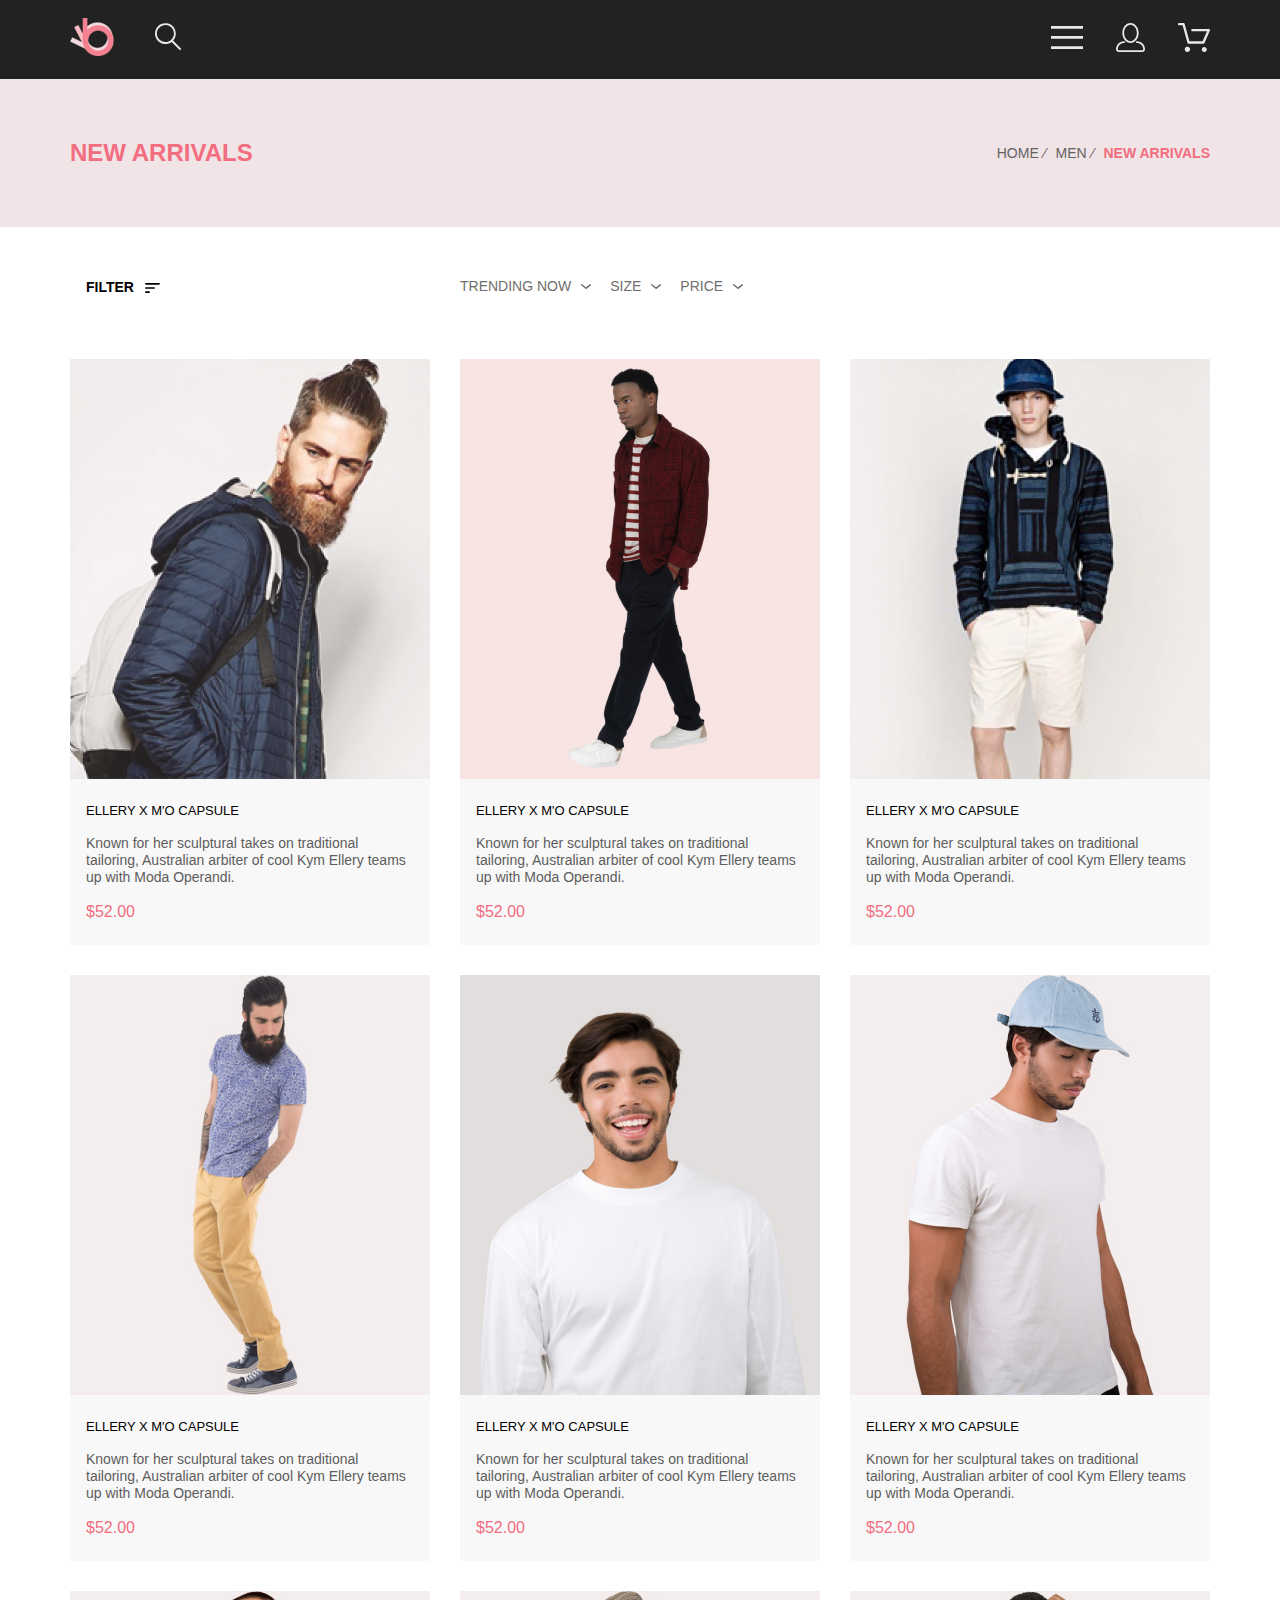
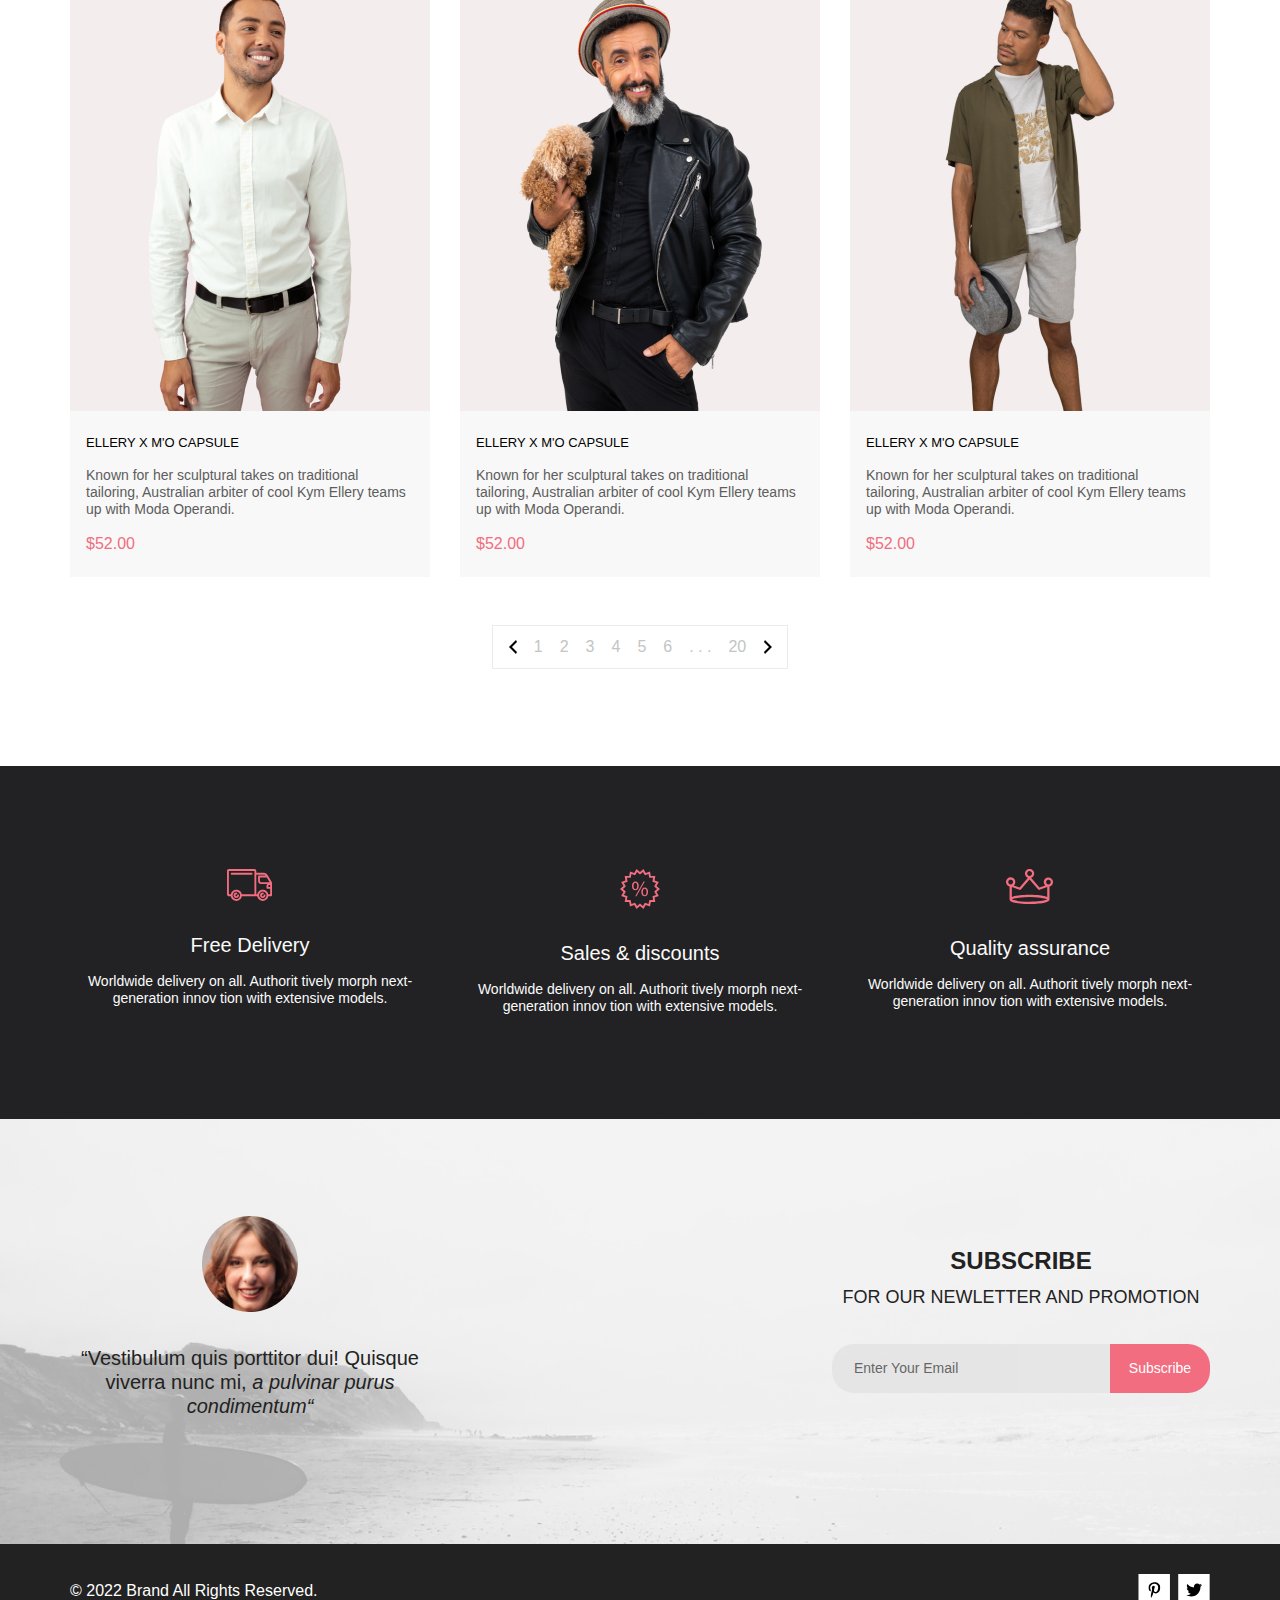
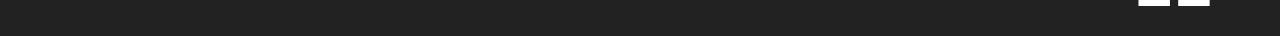
<file: catalog.html>
<!DOCTYPE html>
<html lang="en">
<head>
    <meta charset="UTF-8">
    <meta name="viewport" content="width=device-width, initial-scale=1.0">
    <title>CATALOG</title>
    <link href="https://fonts.cdnfonts.com/css/lato" rel="stylesheet">
    <link href="https://fonts.cdnfonts.com/css/roboto" rel="stylesheet">
    <link rel="stylesheet" href="CSS/style_catalog.css">
</head>
<body>
    <header>
        <div class="header__menu center">
            <div class="logo">
                <a href="index.html">
                <img src="img/header__logo.svg" alt="logo">
                </a>
                <a href="#">
                    <svg class="search" width="27" height="28" viewBox="0 0 27 28" fill="none"
                        xmlns="http://www.w3.org/2000/svg">
                        <path
                            d="M19.0589 17.6249C20.6705 15.8648 21.6275 13.6038 21.769 11.2215C21.9106 8.8392 21.2281 6.48075 19.8362 4.5422C18.4443 2.60365 16.4278 1.20306 14.1252 0.575643C11.8227 -0.0517774 9.37437 0.132183 7.19143 1.09663C5.0085 2.06108 3.22389 3.74727 2.1373 5.87205C1.05071 7.99682 0.728322 10.4308 1.22426 12.7652C1.72021 15.0996 3.00428 17.1922 4.86085 18.6917C6.71741 20.1912 9.0334 21.0063 11.4199 20.9999C13.6723 21.003 15.8638 20.269 17.6599 18.9099L25.4079 26.7169C25.4934 26.806 25.5958 26.8771 25.7091 26.926C25.8225 26.975 25.9444 27.0008 26.0679 27.0019C26.1916 27.0023 26.314 26.9772 26.4276 26.9282C26.5411 26.8792 26.6434 26.8072 26.7279 26.7169C26.9018 26.536 26.999 26.2949 26.999 26.0439C26.999 25.793 26.9018 25.5518 26.7279 25.3709L19.0589 17.6249ZM2.88589 10.4999C2.89873 8.81465 3.41021 7.17089 4.35586 5.77587C5.30151 4.38086 6.63899 3.29703 8.1997 2.66102C9.76042 2.02501 11.4745 1.86529 13.1258 2.202C14.7772 2.53871 16.2919 3.35678 17.479 4.55307C18.6661 5.74935 19.4725 7.27031 19.7965 8.92421C20.1204 10.5781 19.9475 12.2909 19.2995 13.8467C18.6515 15.4024 17.5574 16.7315 16.1551 17.6664C14.7529 18.6013 13.1052 19.1001 11.4199 19.0999C9.14843 19.0891 6.97409 18.1774 5.3741 16.5651C3.77412 14.9527 2.87924 12.7714 2.88589 10.4999Z"
                            fill="#E8E8E8" />
                    </svg>
                </a>
            </div>    
            <nav class="navigation">
                <a href="#">
                    <svg class="burger" width="32" height="23" viewBox="0 0 32 23" fill="none"
                        xmlns="http://www.w3.org/2000/svg">
                        <path d="M0 23V20.31H32V23H0ZM0 12.76V10.07H32V12.76H0ZM0 2.69V0H32V2.69H0Z" fill="#E8E8E8" />
                    </svg>
                </a>
                <a href="#">
                    <svg class="user" width="29" height="29" viewBox="0 0 29 29" fill="none" xmlns="http://www.w3.org/2000/svg">
                        <path
                           d="M14.5 19.937C19 19.937 22.656 15.464 22.656 9.968C22.656 4.472 19 0 14.5 0C13.3631 0.0217413 12.2463 0.303398 11.2351 0.823397C10.2239 1.34339 9.34507 2.08794 8.66602 3C7.12663 4.99573 6.30819 7.45381 6.34399 9.974C6.34399 15.465 10 19.937 14.5 19.937ZM14.5 1.813C18 1.813 20.844 5.472 20.844 9.969C20.844 14.466 17.998 18.125 14.5 18.125C11.002 18.125 8.15603 14.465 8.15503 9.969C8.15403 5.473 11 1.813 14.5 1.813ZM20.844 18.125C20.6036 18.125 20.373 18.2205 20.203 18.3905C20.033 18.5605 19.9375 18.7911 19.9375 19.0315C19.9375 19.2719 20.033 19.5025 20.203 19.6725C20.373 19.8425 20.6036 19.938 20.844 19.938C22.526 19.9399 24.1386 20.6088 25.3279 21.7982C26.5172 22.9875 27.1861 24.6 27.188 26.282C27.1875 26.5221 27.0918 26.7523 26.922 26.9221C26.7522 27.0918 26.5221 27.1875 26.282 27.188H2.71997C2.47985 27.1875 2.24975 27.0918 2.07996 26.9221C1.91016 26.7523 1.81449 26.5221 1.81396 26.282C1.81608 24.6001 2.48517 22.9877 3.67444 21.7985C4.86371 20.6092 6.47608 19.9401 8.15796 19.938C8.39824 19.938 8.62868 19.8425 8.79858 19.6726C8.96849 19.5027 9.06396 19.2723 9.06396 19.032C9.06396 18.7917 8.96849 18.5613 8.79858 18.3914C8.62868 18.2215 8.39824 18.126 8.15796 18.126C5.99541 18.1279 3.92201 18.9875 2.39258 20.5164C0.863144 22.0453 0.00264777 24.1185 0 26.281C0.000794067 27.0019 0.287502 27.693 0.797241 28.2027C1.30698 28.7125 1.99811 28.9992 2.71899 29H26.282C27.0027 28.9989 27.6936 28.7121 28.2031 28.2024C28.7126 27.6927 28.9992 27.0017 29 26.281C28.9974 24.1187 28.1372 22.0457 26.6083 20.5168C25.0793 18.9878 23.0063 18.1276 20.844 18.125Z"
                           fill="#E8E8E8" />
                    </svg>
                </a>
                <a href="#">
                    <svg class="shop__cart" width="32" height="29" viewBox="0 0 32 29" fill="none" xmlns="http://www.w3.org/2000/svg">
                        <path
                           d="M26.2009 29C25.5532 28.9738 24.9415 28.6948 24.4972 28.2227C24.0529 27.7506 23.8114 27.1232 23.8245 26.475C23.8376 25.8269 24.1043 25.2097 24.5673 24.7559C25.0303 24.3022 25.6527 24.048 26.301 24.048C26.9493 24.048 27.5717 24.3022 28.0347 24.7559C28.4977 25.2097 28.7644 25.8269 28.7775 26.475C28.7906 27.1232 28.549 27.7506 28.1047 28.2227C27.6604 28.6948 27.0488 28.9738 26.401 29H26.2009ZM6.75293 26.32C6.75293 25.79 6.91011 25.2718 7.20459 24.8311C7.49907 24.3904 7.91764 24.0469 8.40735 23.844C8.89705 23.6412 9.43594 23.5881 9.95581 23.6915C10.4757 23.7949 10.9532 24.0502 11.328 24.425C11.7028 24.7998 11.9581 25.2773 12.0615 25.7972C12.1649 26.317 12.1118 26.8559 11.9089 27.3456C11.7061 27.8353 11.3626 28.2539 10.9219 28.5483C10.4812 28.8428 9.96304 29 9.43298 29C9.08087 29.0003 8.73212 28.9311 8.40674 28.7966C8.08136 28.662 7.78569 28.4646 7.53662 28.2158C7.28755 27.9669 7.09001 27.6713 6.9552 27.3461C6.82039 27.0208 6.75098 26.6721 6.75098 26.32H6.75293ZM10.553 20.686C10.2935 20.6868 10.0409 20.6024 9.83411 20.4457C9.62727 20.2891 9.47758 20.0689 9.40796 19.819L4.57495 2.36401H1.18201C0.868521 2.36401 0.567859 2.23947 0.346191 2.01781C0.124523 1.79614 0 1.49549 0 1.18201C0 0.868519 0.124523 0.567873 0.346191 0.346205C0.567859 0.124537 0.868521 5.81268e-06 1.18201 5.81268e-06H5.46301C5.7225 -0.00080736 5.97504 0.0837201 6.18176 0.240568C6.38848 0.397416 6.53784 0.617884 6.60693 0.868006L11.4399 18.323H24.6179L29.001 8.27501H14.401C14.2428 8.27961 14.0854 8.25242 13.9379 8.19507C13.7904 8.13771 13.6559 8.05134 13.5424 7.94108C13.4288 7.83082 13.3386 7.69891 13.277 7.55315C13.2154 7.40739 13.1836 7.25075 13.1836 7.0925C13.1836 6.93426 13.2154 6.77762 13.277 6.63186C13.3386 6.4861 13.4288 6.35419 13.5424 6.24393C13.6559 6.13367 13.7904 6.0473 13.9379 5.98994C14.0854 5.93259 14.2428 5.90541 14.401 5.91001H30.814C31.0097 5.90996 31.2022 5.95866 31.3744 6.05172C31.5465 6.14478 31.6928 6.27926 31.7999 6.44301C31.9078 6.60729 31.9734 6.79569 31.9908 6.99145C32.0083 7.18721 31.9771 7.38424 31.9 7.565L26.495 19.977C26.4026 20.1876 26.251 20.3668 26.0585 20.4927C25.866 20.6186 25.641 20.6858 25.411 20.686H10.553Z"
                           fill="#E8E8E8" />
                    </svg>
                </a>
            </nav>
        </div>
        <div class="header center">
            <h1 class="title">NEW ARRIVALS</h1>
            <nav class="product__link">
               <ui class="nav__link">
                  <li><a class="link" href="#">HOME</a></li>
                  <li><a class="link" href="#">MEN</a></li>
                  <li><a class="link__big" href="#">NEW ARRIVALS</a></li>
               </ui>
            </nav>
        </div>
    </header>
     <section class="filter__sort center">
        <details class="filter">
           <summary class="filter__summary">
              <span class="filter__heading">FILTER</span>
              <svg width="15" height="10" viewBox="0 0 15 10" fill="none" xmlns="http://www.w3.org/2000/svg">
                 <path
                    d="M0.833333 10H4.16667C4.625 10 5 9.625 5 9.16667C5 8.70833 4.625 8.33333 4.16667 8.33333H0.833333C0.375 8.33333 0 8.70833 0 9.16667C0 9.625 0.375 10 0.833333 10ZM0 0.833333C0 1.29167 0.375 1.66667 0.833333 1.66667H14.1667C14.625 1.66667 15 1.29167 15 0.833333C15 0.375 14.625 0 14.1667 0H0.833333C0.375 0 0 0.375 0 0.833333ZM0.833333 5.83333H9.16667C9.625 5.83333 10 5.45833 10 5C10 4.54167 9.625 4.16667 9.16667 4.16667H0.833333C0.375 4.16667 0 4.54167 0 5C0 5.45833 0.375 5.83333 0.833333 5.83333Z"
                    fill="black" />
              </svg>
           </summary>

           <div class="filter__content">
              <details class="filter__item" open>
                 <summary class="filter__head">CATEGORY</summary>
                 <div class="filter__link-box">
                    <a href="#" class="filter__link">Accessories</a>
                    <a href="#" class="filter__link">Bags</a>
                    <a href="#" class="filter__link">Denim</a>
                    <a href="#" class="filter__link">Hoodies & Sweatshirts</a>
                    <a href="#" class="filter__link">Jackets & Coats</a>
                    <a href="#" class="filter__link">Polos</a>
                    <a href="#" class="filter__link">Shirts</a>
                    <a href="#" class="filter__link">Shoes</a>
                    <a href="#" class="filter__link">Sweaters & Knits</a>
                    <a href="#" class="filter__link">T-Shirts</a>
                    <a href="#" class="filter__link">Tanks</a>
                 </div>
              </details>
              <details class="filter__item">
                 <summary class="filter__head">BRAND</summary>
                 <div class="filter__link-box">
                    <a href="#" class="filter__link">Accessories</a>
                 </div>
              </details>
              <details class="filter__item">
                 <summary class="filter__head">DESIGNER</summary>
                 <div class="filter__link-box">
                    <a href="#" class="filter__link">Accessories</a>
                    <a href="#" class="filter__link">Bags</a>
                 </div>
              </details>
           </div>
        </details>
        <div class="sort">
           <details class="sort__details">
              <summary class="sort__summary">
                 <span class="sort__heading">TRENDING NOW</span>
                 <svg width="11" height="6" viewBox="0 0 11 6" fill="none" xmlns="http://www.w3.org/2000/svg">
                    <path
                       d="M5.00214 5.00214C4.83521 5.00247 4.67343 4.94433 4.54488 4.83782L0.258102 1.2655C0.112196 1.14422 0.0204417 0.969958 0.00302325 0.781035C-0.0143952 0.592112 0.0439493 0.404007 0.165221 0.258101C0.286493 0.112196 0.460759 0.0204417 0.649682 0.00302327C0.838605 -0.0143952 1.02671 0.043949 1.17262 0.165221L5.00214 3.36602L8.83167 0.279536C8.90475 0.220188 8.98884 0.175869 9.0791 0.149125C9.16937 0.122382 9.26403 0.113741 9.35764 0.1237C9.45126 0.133659 9.54198 0.162021 9.6246 0.207156C9.70722 0.252292 9.7801 0.313311 9.83906 0.386705C9.90449 0.460167 9.95405 0.546351 9.98462 0.639855C10.0152 0.733359 10.0261 0.83217 10.0167 0.930097C10.0073 1.02802 9.97784 1.12296 9.93005 1.20895C9.88227 1.29494 9.81724 1.37013 9.73904 1.42982L5.45225 4.88068C5.32002 4.97036 5.16154 5.01312 5.00214 5.00214V5.00214Z"
                       fill="#6F6E6E" />
                 </svg>
              </summary>
           </details>
           <details class="sort__details">
              <summary class="sort__summary">
                 <span class="sort__heading">SIZE</span>
                 <svg width="11" height="6" viewBox="0 0 11 6" fill="none" xmlns="http://www.w3.org/2000/svg">
                    <path
                       d="M5.00214 5.00214C4.83521 5.00247 4.67343 4.94433 4.54488 4.83782L0.258102 1.2655C0.112196 1.14422 0.0204417 0.969958 0.00302325 0.781035C-0.0143952 0.592112 0.0439493 0.404007 0.165221 0.258101C0.286493 0.112196 0.460759 0.0204417 0.649682 0.00302327C0.838605 -0.0143952 1.02671 0.043949 1.17262 0.165221L5.00214 3.36602L8.83167 0.279536C8.90475 0.220188 8.98884 0.175869 9.0791 0.149125C9.16937 0.122382 9.26403 0.113741 9.35764 0.1237C9.45126 0.133659 9.54198 0.162021 9.6246 0.207156C9.70722 0.252292 9.7801 0.313311 9.83906 0.386705C9.90449 0.460167 9.95405 0.546351 9.98462 0.639855C10.0152 0.733359 10.0261 0.83217 10.0167 0.930097C10.0073 1.02802 9.97784 1.12296 9.93005 1.20895C9.88227 1.29494 9.81724 1.37013 9.73904 1.42982L5.45225 4.88068C5.32002 4.97036 5.16154 5.01312 5.00214 5.00214V5.00214Z"
                       fill="#6F6E6E" />
                 </svg>
              </summary>
              <div class="sort__box">
                 <div class="sort__check">
                    <input id="sort__check1" type="checkbox">
                    <label for="sort__check1">XS</label>
                 </div>
                 <div class="sort__check">
                    <input id="sort__check2" type="checkbox">
                    <label for="sort__check2">S</label>
                 </div>
                 <div class="sort__check">
                    <input id="sort__check3" type="checkbox">
                    <label for="sort__check3">M</label>
                 </div>
                 <div class="sort__check">
                    <input id="sort__check4" type="checkbox">
                    <label for="sort__check4">L</label>
                 </div>
              </div>
           </details>
           <details class="sort__details">
              <summary class="sort__summary">
                 <span class="sort__heading">PRICE</span>
                 <svg width="11" height="6" viewBox="0 0 11 6" fill="none" xmlns="http://www.w3.org/2000/svg">
                    <path
                       d="M5.00214 5.00214C4.83521 5.00247 4.67343 4.94433 4.54488 4.83782L0.258102 1.2655C0.112196 1.14422 0.0204417 0.969958 0.00302325 0.781035C-0.0143952 0.592112 0.0439493 0.404007 0.165221 0.258101C0.286493 0.112196 0.460759 0.0204417 0.649682 0.00302327C0.838605 -0.0143952 1.02671 0.043949 1.17262 0.165221L5.00214 3.36602L8.83167 0.279536C8.90475 0.220188 8.98884 0.175869 9.0791 0.149125C9.16937 0.122382 9.26403 0.113741 9.35764 0.1237C9.45126 0.133659 9.54198 0.162021 9.6246 0.207156C9.70722 0.252292 9.7801 0.313311 9.83906 0.386705C9.90449 0.460167 9.95405 0.546351 9.98462 0.639855C10.0152 0.733359 10.0261 0.83217 10.0167 0.930097C10.0073 1.02802 9.97784 1.12296 9.93005 1.20895C9.88227 1.29494 9.81724 1.37013 9.73904 1.42982L5.45225 4.88068C5.32002 4.97036 5.16154 5.01312 5.00214 5.00214V5.00214Z"
                       fill="#6F6E6E" />
                 </svg>
              </summary>
           </details>
        </div>
     </section>
     <section class="products center">
        <div class="product__box">
           <div class="product">
              <a href="#" class="product__image-hover">
                 <div class="add__cart">
                    <img src="img/shop.svg" alt="">
                    <p class="text__add__cart">Add to Cart</p>
                 </div>
                 <img class="product__img" src="img/product1.jpg" alt="product 1">
              </a>
              <div class="product__content">
                 <a href="#" class="product__name">ELLERY X M'O CAPSULE</a>
                 <p class="product__text">Known for her sculptural takes on traditional tailoring, Australian arbiter
                    of
                    cool
                    Kym Ellery teams up with Moda Operandi.</p>
                 <div class="product__price">$52.00</div>
              </div>
           </div>
           <div class="product">
              <a href="#" class="product__image-hover">
                 <div class="add__cart">
                    <img src="img/shop.svg" alt="">
                    <p class="text__add__cart">Add to Cart</p>
                 </div>
                 <img class="product__img" src="img/product7.jpg" alt="product 7">
              </a>
              <div class="product__content">
                 <a href="#" class="product__name">ELLERY X M'O CAPSULE</a>
                 <p class="product__text">Known for her sculptural takes on traditional tailoring, Australian arbiter
                    of
                    cool
                    Kym Ellery teams up with Moda Operandi.</p>
                 <div class="product__price">$52.00</div>
              </div>
           </div>

           <div class="product">
              <a href="#" class="product__image-hover">
                 <div class="add__cart">
                    <img src="img/shop.svg" alt="">
                    <p class="text__add__cart">Add to Cart</p>
                 </div>
                 <img class="product__img" src="img/product3.jpg" alt="product 3">
              </a>
              <div class="product__content">
                 <a href="#" class="product__name">ELLERY X M'O CAPSULE</a>
                 <p class="product__text">Known for her sculptural takes on traditional tailoring, Australian arbiter
                    of
                    cool
                    Kym Ellery teams up with Moda Operandi.</p>
                 <div class="product__price">$52.00</div>
              </div>
           </div>

           <div class="product">
              <a href="#" class="product__image-hover">
                 <div class="add__cart">
                    <img src="img/shop.svg" alt="">
                    <p class="text__add__cart">Add to Cart</p>
                 </div>
                 <img class="product__img" src="img/product4.jpg" alt="product 4">
              </a>
              <div class="product__content">
                 <a href="#" class="product__name">ELLERY X M'O CAPSULE</a>
                 <p class="product__text">Known for her sculptural takes on traditional tailoring, Australian arbiter
                    of
                    cool
                    Kym Ellery teams up with Moda Operandi.</p>
                 <div class="product__price">$52.00</div>
              </div>
           </div>

           <div class="product">
              <a href="#" class="product__image-hover">
                 <div class="add__cart">
                    <img src="img/shop.svg" alt="">
                    <p class="text__add__cart">Add to Cart</p>
                 </div>
                 <img class="product__img" src="img/product8.jpg" alt="product 8">
              </a>
              <div class="product__content">
                 <a href="#" class="product__name">ELLERY X M'O CAPSULE</a>
                 <p class="product__text">Known for her sculptural takes on traditional tailoring, Australian arbiter
                    of
                    cool
                    Kym Ellery teams up with Moda Operandi.</p>
                 <div class="product__price">$52.00</div>
              </div>
           </div>

           <div class="product">
              <a href="#" class="product__image-hover">
                 <div class="add__cart">
                    <img src="img/shop.svg" alt="">
                    <p class="text__add__cart">Add to Cart</p>
                 </div>
                 <img class="product__img" src="img/product9.jpg" alt="product 9">
              </a>
              <div class="product__content">
                 <a href="#" class="product__name">ELLERY X M'O CAPSULE</a>
                 <p class="product__text">Known for her sculptural takes on traditional tailoring, Australian arbiter
                    of
                    cool
                    Kym Ellery teams up with Moda Operandi.</p>
                 <div class="product__price">$52.00</div>
              </div>
           </div>

           <div class="product">
              <a href="#" class="product__image-hover">
                 <div class="add__cart">
                    <img src="img/shop.svg" alt="">
                    <p class="text__add__cart">Add to Cart</p>
                 </div>
                 <img class="product__img" src="img/product10.jpg" alt="product 10">
              </a>
              <div class="product__content">
                 <a href="#" class="product__name">ELLERY X M'O CAPSULE</a>
                 <p class="product__text">Known for her sculptural takes on traditional tailoring, Australian arbiter
                    of
                    cool
                    Kym Ellery teams up with Moda Operandi.</p>
                 <div class="product__price">$52.00</div>
              </div>
           </div>

           <div class="product">
              <a href="#" class="product__image-hover">
                 <div class="add__cart">
                    <img src="img/shop.svg" alt="">
                    <p class="text__add__cart">Add to Cart</p>
                 </div>
                 <img class="product__img" src="img/product11.jpg" alt="product 11">
              </a>
              <div class="product__content">
                 <a href="#" class="product__name">ELLERY X M'O CAPSULE</a>
                 <p class="product__text">Known for her sculptural takes on traditional tailoring, Australian arbiter
                    of
                    cool
                    Kym Ellery teams up with Moda Operandi.</p>
                 <div class="product__price">$52.00</div>
              </div>
           </div>

           <div class="product">
              <a href="#" class="product__image-hover">
                 <div class="add__cart">
                    <img src="img/shop.svg" alt="">
                    <p class="text__add__cart">Add to Cart</p>
                 </div>
                 <img class="product__img" src="img/product12.jpg" alt="product 12">
              </a>
              <div class="product__content">
                 <a href="#" class="product__name">ELLERY X M'O CAPSULE</a>
                 <p class="product__text">Known for her sculptural takes on traditional tailoring, Australian arbiter
                    of
                    cool
                    Kym Ellery teams up with Moda Operandi.</p>
                 <div class="product__price">$52.00</div>
              </div>
           </div>
        </div>
        <section class="page">
           <div class="page__numbers">
              <svg class="page__arrow" width="9" height="14" viewBox="0 0 9 14" fill="none"
                 xmlns="http://www.w3.org/2000/svg">
                 <path d="M8.99512 2L3.99512 7L8.99512 12L7.99512 14L0.995117 7L7.99512 0L8.99512 2Z" fill="black" />
              </svg>
              <a href="#" class="page__number">1</a>
              <a href="#" class="page__number">2</a>
              <a href="#" class="page__number">3</a>
              <a href="#" class="page__number">4</a>
              <a href="#" class="page__number">5</a>
              <a href="#" class="page__number">6</a>
              <a href="#" class="page__number">. . .</a>
              <a href="#" class="page__number ellipsis">20</a>
              <svg class="page__arrow" width="9" height="14" viewBox="0 0 9 14" fill="none"
                 xmlns="http://www.w3.org/2000/svg">
                 <path d="M0.994995 12L5.995 7L0.994995 2L1.995 0L8.995 7L1.995 14L0.994995 12Z" fill="black" />
              </svg>
           </div>
        </section>
     </section>
    <section class="advantages center">
        <article class="value">
            <a href="#">
                <svg class="img__svg" xmlns="http://www.w3.org/2000/svg" width="46" height="32" viewBox="0 0 46 32" fill="none">
                    <path d="M30.2868 27.2429H14.8098C14.6026 28.5509 13.9355 29.742 12.9285 30.6021C11.9215 31.4621 10.6406 31.9346 9.31633 31.9346C7.99203 31.9346 6.71117 31.4621 5.70415 30.6021C4.69713 29.742 4.03003 28.5509 3.82283 27.2429H1.88582C1.391 27.2397 0.91765 27.0404 0.569536 26.6887C0.221422 26.337 0.0269624 25.8618 0.0288259 25.3669V1.87695C0.0266969 1.38195 0.221028 0.906335 0.56917 0.554443C0.917313 0.202551 1.39082 0.00317363 1.88582 0H27.4368C27.9318 0.00317353 28.4051 0.202522 28.7531 0.554443C29.1011 0.906364 29.2952 1.38204 29.2928 1.87695V3.78198H36.4138C36.4942 3.78164 36.5742 3.79208 36.6518 3.81299C38.9518 4.01299 40.1088 5.2129 41.3288 7.2749L44.8878 13.3689C44.9727 13.5136 45.0176 13.6782 45.0178 13.8459V26.304C45.0189 26.5515 44.9216 26.7892 44.7475 26.9651C44.5733 27.141 44.3364 27.2406 44.0888 27.2419H41.2748C41.0676 28.5499 40.4005 29.741 39.3935 30.6011C38.3865 31.4611 37.1056 31.9336 35.7813 31.9336C34.457 31.9336 33.1762 31.4611 32.1691 30.6011C31.1621 29.741 30.495 28.5499 30.2878 27.2419L30.2868 27.2429ZM32.0648 26.304C32.0727 27.0369 32.2973 27.7511 32.7102 28.3567C33.1231 28.9623 33.706 29.4322 34.3854 29.7073C35.0649 29.9824 35.8105 30.0503 36.5284 29.9026C37.2464 29.7548 37.9046 29.398 38.4202 28.877C38.9358 28.3559 39.2857 27.6941 39.426 26.9746C39.5662 26.2551 39.4905 25.5103 39.2083 24.8337C38.9262 24.1572 38.4502 23.5794 37.8403 23.1729C37.2304 22.7663 36.5138 22.5491 35.7808 22.5488C34.7905 22.5552 33.8431 22.9543 33.1464 23.6582C32.4498 24.3621 32.0608 25.3136 32.0648 26.304ZM5.60085 26.304C5.60874 27.0369 5.83327 27.7511 6.2462 28.3567C6.65914 28.9623 7.24201 29.4322 7.92143 29.7073C8.60086 29.9824 9.34648 30.0503 10.0644 29.9026C10.7824 29.7548 11.4406 29.398 11.9562 28.877C12.4718 28.3559 12.8217 27.6941 12.962 26.9746C13.1022 26.2551 13.0265 25.5103 12.7443 24.8337C12.4622 24.1572 11.9862 23.5794 11.3763 23.1729C10.7664 22.7663 10.0498 22.5491 9.31682 22.5488C8.3263 22.5549 7.37866 22.9537 6.68181 23.6577C5.98496 24.3617 5.59585 25.3134 5.59984 26.304H5.60085ZM41.2728 25.366H43.1588V19.7478H40.4228C40.3002 19.7473 40.1789 19.7227 40.0659 19.6753C39.9528 19.6279 39.8502 19.5585 39.7639 19.4714C39.6776 19.3843 39.6094 19.281 39.563 19.1675C39.5167 19.054 39.4932 18.9324 39.4938 18.8098V16.9629C39.4935 16.2423 39.7691 15.5488 40.2638 15.0249H33.8848C33.8076 15.0248 33.7307 15.015 33.6558 14.9958C32.9511 14.933 32.2956 14.6081 31.819 14.0852C31.3423 13.5623 31.0793 12.8794 31.0818 12.1719V7.47192C31.0812 7.34927 31.1047 7.22758 31.151 7.11401C31.1973 7.00044 31.2656 6.89725 31.3519 6.81006C31.4381 6.72286 31.5407 6.6535 31.6538 6.60596C31.7669 6.55841 31.8882 6.53361 32.0108 6.53296H38.4938C38.1495 6.21428 37.7421 5.97123 37.2981 5.81982C36.854 5.66842 36.3831 5.61187 35.9158 5.65381H29.2928V25.3618H30.2868C30.494 24.0538 31.1611 22.8627 32.1682 22.0027C33.1752 21.1426 34.456 20.6702 35.7803 20.6702C37.1046 20.6702 38.3855 21.1426 39.3925 22.0027C40.3995 22.8627 41.0666 24.0538 41.2738 25.3618L41.2728 25.366ZM14.8088 25.366H27.4358V1.87598H1.88582V25.366H3.82283C4.03003 24.058 4.69713 22.8666 5.70415 22.0066C6.71117 21.1465 7.99203 20.6741 9.31633 20.6741C10.6406 20.6741 11.9215 21.1465 12.9285 22.0066C13.9355 22.8666 14.6026 24.058 14.8098 25.366H14.8088ZM41.3508 16.9658V17.875H43.1588V16.0278H42.2798C42.033 16.0294 41.7968 16.1288 41.6229 16.304C41.449 16.4792 41.3516 16.716 41.3518 16.9629L41.3508 16.9658ZM32.9378 12.1738C32.9368 12.4263 33.0359 12.6691 33.2134 12.8486C33.3909 13.0282 33.6324 13.13 33.8848 13.1318C33.9487 13.1316 34.0124 13.1384 34.0748 13.1519H42.5998L39.8339 8.41602H32.9338L32.9378 12.1738ZM33.0308 26.3059C33.0279 25.5734 33.3157 24.8695 33.8311 24.3489C34.3464 23.8283 35.0473 23.5333 35.7798 23.5288C36.0286 23.5288 36.2672 23.6278 36.4431 23.8037C36.619 23.9796 36.7178 24.218 36.7178 24.4668C36.7178 24.7156 36.619 24.9542 36.4431 25.1301C36.2672 25.306 36.0286 25.4048 35.7798 25.4048C35.6015 25.4032 35.4267 25.4548 35.2777 25.5527C35.1286 25.6507 35.012 25.7905 34.9427 25.9548C34.8733 26.1191 34.8544 26.3005 34.8882 26.4756C34.922 26.6507 35.0071 26.8118 35.1326 26.9385C35.2582 27.0651 35.4185 27.1516 35.5933 27.187C35.7681 27.2224 35.9494 27.2051 36.1144 27.1372C36.2793 27.0693 36.4203 26.9538 36.5196 26.8057C36.6188 26.6575 36.6718 26.4833 36.6718 26.3049C36.6718 26.0587 36.7696 25.8226 36.9438 25.6484C37.1179 25.4743 37.3541 25.3765 37.6003 25.3765C37.8466 25.3765 38.0828 25.4743 38.2569 25.6484C38.431 25.8226 38.5288 26.0587 38.5288 26.3049C38.5288 27.0343 38.2391 27.7338 37.7234 28.2495C37.2077 28.7652 36.5082 29.0549 35.7788 29.0549C35.0495 29.0549 34.35 28.7652 33.8343 28.2495C33.3186 27.7338 33.0288 27.0343 33.0288 26.3049L33.0308 26.3059ZM6.56682 26.3059C6.56389 25.5734 6.85171 24.8695 7.36708 24.3489C7.88245 23.8283 8.58329 23.5333 9.31584 23.5288C9.56462 23.5288 9.8032 23.6278 9.97911 23.8037C10.155 23.9796 10.2538 24.218 10.2538 24.4668C10.2538 24.7156 10.155 24.9542 9.97911 25.1301C9.8032 25.306 9.56462 25.4048 9.31584 25.4048C9.13751 25.4032 8.9627 25.4548 8.81365 25.5527C8.66459 25.6507 8.548 25.7905 8.47865 25.9548C8.40931 26.1191 8.39033 26.3005 8.42415 26.4756C8.45797 26.6507 8.54305 26.8118 8.6686 26.9385C8.79414 27.0651 8.95449 27.1516 9.12929 27.187C9.30409 27.2224 9.48546 27.2051 9.65038 27.1372C9.8153 27.0693 9.95634 26.9538 10.0556 26.8057C10.1548 26.6575 10.2078 26.4833 10.2078 26.3049C10.2078 26.0587 10.3057 25.8226 10.4798 25.6484C10.6539 25.4743 10.8901 25.3765 11.1363 25.3765C11.3826 25.3765 11.6188 25.4743 11.7929 25.6484C11.967 25.8226 12.0648 26.0587 12.0648 26.3049C12.0648 27.0343 11.7751 27.7338 11.2594 28.2495C10.7437 28.7652 10.0442 29.0549 9.31484 29.0549C8.58549 29.0549 7.88601 28.7652 7.37029 28.2495C6.85456 27.7338 6.56484 27.0343 6.56484 26.3049L6.56682 26.3059ZM4.70885 5.65991C4.46008 5.65991 4.22149 5.56116 4.04558 5.38525C3.86967 5.20934 3.77083 4.9707 3.77083 4.72192C3.77083 4.47315 3.86967 4.2345 4.04558 4.05859C4.22149 3.88268 4.46008 3.78394 4.70885 3.78394H24.6088C24.8576 3.78394 25.0962 3.88268 25.2721 4.05859C25.448 4.2345 25.5468 4.47315 25.5468 4.72192C25.5468 4.9707 25.448 5.20934 25.2721 5.38525C25.0962 5.56116 24.8576 5.65991 24.6088 5.65991H4.70885Z" fill="#F16D7F"/>
                </svg>
                <h3 class="advantages__title">Free Delivery</h3>
                <p class="advantages__text">Worldwide delivery on all. Authorit tively morph next-generation innov tion with extensive models.</p>
            </a>
        </article>
        <article class="value">
            <a href="#">
                <svg class="img__svg" xmlns="http://www.w3.org/2000/svg" width="40" height="40" viewBox="0 0 40 40" fill="none">
                    <path d="M19.9939 37.0239L16.5229 39.9238L14.2349 36.0039L9.99487 37.5159L9.17285 33.0359L4.67987 32.991L5.41187 28.491L1.20386 26.8909L3.41388 22.925L-0.00012207 19.96L3.41187 16.9929L1.2019 13.0278L5.41089 11.428L4.67786 6.93286L9.17188 6.88892L9.9939 2.40894L14.2339 3.91992L16.5219 0L19.9929 2.8999L23.4639 0L25.7529 3.9209L29.9929 2.40894L30.8139 6.88989L35.3079 6.93481L34.5759 11.4299L38.7839 13.03L36.5739 16.9958L39.9859 19.9609L36.5739 22.928L38.7829 26.894L34.5739 28.4939L35.3069 32.988L30.8119 33.033L29.9909 37.5139L25.7529 36.0029L23.4639 39.9229L19.9939 37.0239ZM21.1999 35.541L22.9609 37.012L24.1219 35.022L24.9139 33.666L26.3819 34.189L28.5329 34.957L28.9499 32.6838L29.2349 31.1289L30.7959 31.113L33.0779 31.092L32.7059 28.8098L32.4519 27.25L33.9109 26.696L36.0449 25.8828L34.9249 23.873L34.1589 22.498L35.3419 21.4709L37.0759 19.9609L35.3429 18.4609L34.1599 17.4319L34.9259 16.0559L36.0469 14.0449L33.9129 13.2339L32.4539 12.6809L32.7089 11.1208L33.0809 8.83984L30.7989 8.81689L29.2389 8.80103L28.9539 7.24683L28.5379 4.97388L26.3859 5.74097L24.9179 6.26392L24.1249 4.90698L22.9629 2.91699L21.2009 4.38794L19.9958 5.39282L18.7909 4.38794L17.0299 2.91699L15.8689 4.90601L15.0769 6.26294L13.6078 5.73999L11.4579 4.97192L11.0399 7.24585L10.7549 8.80005L9.19489 8.81592L6.91388 8.83789L7.28589 11.1199L7.53986 12.678L6.08087 13.2329L3.94586 14.0439L5.06689 16.0549L5.83289 17.4299L4.6499 18.459L2.91589 19.967L4.64886 21.4739L5.83185 22.5029L5.06586 23.8779L3.94489 25.8879L6.07788 26.698L7.5379 27.2529L7.2829 28.812L6.91187 31.0959L9.19287 31.1189L10.7529 31.135L11.0379 32.6899L11.4549 34.9619L13.6069 34.1948L15.0759 33.6719L15.8679 35.0288L17.0299 37.019L18.7909 35.5479L19.9958 34.543L21.1999 35.541ZM21.3179 23.02C21.3179 20.093 22.8829 18.4648 24.7769 18.4648C26.7829 18.4648 28.0769 20.0279 28.0769 22.7949C28.0769 25.8539 26.4919 27.3718 24.6619 27.3718C22.8829 27.3718 21.3379 25.922 21.3179 23.02ZM22.8389 22.9319C22.8159 24.7829 23.5209 26.1899 24.7109 26.1899C25.9879 26.1899 26.5609 24.8049 26.5609 22.8899C26.5609 21.1249 26.0539 19.6528 24.7109 19.6528C23.4999 19.6488 22.8389 21.1029 22.8389 22.9309V22.9319ZM15.1938 27.332L23.6089 12.613H24.8419L16.4269 27.332H15.1938ZM11.9789 16.99C11.9789 14.09 13.5419 12.458 15.4369 12.458C17.4369 12.458 18.7629 14.022 18.7629 16.79C18.7629 19.848 17.1769 21.365 15.3269 21.365C13.5439 21.365 11.9999 19.915 11.9789 16.991V16.99ZM13.5209 16.9238C13.4769 18.7748 14.1618 20.1809 15.3708 20.1829C16.6479 20.1829 17.2209 18.7988 17.2209 16.8828C17.2209 15.1168 16.7139 13.645 15.3708 13.645C14.1618 13.642 13.5209 15.092 13.5209 16.925V16.9238Z" fill="#F16D7F"/>
                </svg>
                <h3 class="advantages__title">Sales & discounts</h3>
                <p class="advantages__text">Worldwide delivery on all. Authorit tively morph next-generation innov tion with extensive models.</p>
            </a>
        </article>
        <article class="value">
            <a href="#">
                <svg class="img__svg" xmlns="http://www.w3.org/2000/svg" width="48" height="35" viewBox="0 0 48 35" fill="none">
                    <path d="M42.393 8.53564C41.1766 8.52335 40.0049 8.99349 39.1342 9.84302C38.2635 10.6925 37.7647 11.8522 37.747 13.0686C37.7501 13.7086 37.8911 14.3405 38.1603 14.9211C38.4295 15.5018 38.8206 16.0176 39.3071 16.4336L33.4471 18.4888L25.1081 8.80566C26.0034 8.50693 26.7831 7.93646 27.3388 7.17358C27.8945 6.41071 28.1983 5.49331 28.2081 4.54956C28.1828 3.33432 27.6824 2.17743 26.814 1.3269C25.9457 0.476377 24.7785 0 23.563 0C22.3475 0 21.1804 0.476377 20.3121 1.3269C19.4437 2.17743 18.9432 3.33432 18.918 4.54956C18.9277 5.48395 19.2253 6.39274 19.7702 7.15186C20.3151 7.91097 21.0809 8.48368 21.9631 8.79175L13.611 18.4917L7.7531 16.4368C8.23917 16.0206 8.62989 15.5045 8.89873 14.9238C9.16757 14.3432 9.30822 13.7116 9.31108 13.0718C9.33412 12.195 9.10852 11.3296 8.66045 10.5757C8.21238 9.82172 7.56009 9.2099 6.77898 8.81104C5.99787 8.41217 5.11986 8.2424 4.24639 8.32153C3.37291 8.40067 2.53965 8.72555 1.84295 9.2583C1.14624 9.79105 0.614525 10.5101 0.309254 11.3323C0.00398245 12.1545 -0.0623783 13.0462 0.117848 13.9045C0.298073 14.7629 0.717494 15.5526 1.32769 16.1826C1.93788 16.8126 2.71394 17.2571 3.56609 17.4646V29.7556C3.57345 29.8376 3.59015 29.9184 3.61602 29.9966C3.58308 30.1233 3.56636 30.2538 3.56609 30.3848C3.56609 34.7968 21.485 34.9268 23.528 34.9268C25.571 34.9268 43.49 34.7978 43.49 30.3848C43.4893 30.2539 43.4725 30.1234 43.44 29.9966C43.4676 29.9189 43.4845 29.8379 43.49 29.7556V17.4646C44.5889 17.2244 45.5587 16.5828 46.2094 15.6653C46.8601 14.7478 47.1449 13.6204 47.0082 12.5039C46.8715 11.3874 46.323 10.3621 45.4701 9.62866C44.6173 8.89526 43.5214 8.50653 42.397 8.53857L42.393 8.53564ZM21.174 4.55176C21.1625 4.07755 21.2926 3.61062 21.5477 3.21069C21.8027 2.81076 22.1712 2.49591 22.606 2.3064C23.0408 2.11688 23.5223 2.06132 23.9889 2.14673C24.4555 2.23214 24.8861 2.45463 25.2256 2.78589C25.5652 3.11715 25.7982 3.542 25.8951 4.00635C25.9919 4.4707 25.9482 4.95345 25.7695 5.39282C25.5907 5.8322 25.2851 6.20831 24.8915 6.47314C24.498 6.73798 24.0345 6.8795 23.5601 6.87964C22.9354 6.88605 22.3335 6.64481 21.8863 6.2085C21.4391 5.77218 21.183 5.17647 21.174 4.55176ZM13.584 20.8276C13.801 20.9026 14.0353 20.9113 14.2573 20.8525C14.4792 20.7938 14.6786 20.6701 14.83 20.4976L23.5301 10.3977L32.23 20.4976C32.3812 20.6702 32.5804 20.7938 32.8022 20.8528C33.0239 20.9117 33.2581 20.9033 33.475 20.8286L41.2331 18.1038V28.0408C36.3481 25.9188 25.124 25.8406 23.533 25.8406C21.942 25.8406 10.7141 25.9198 5.83306 28.0408V18.1038L13.584 20.8276ZM23.527 32.7166C14.827 32.7166 9.27802 31.7057 6.97002 30.8547C6.61895 30.7373 6.28322 30.578 5.97002 30.3806C6.69202 29.8596 9.03109 29.1487 12.9361 28.6487C19.9715 27.844 27.0756 27.844 34.111 28.6487C38.011 29.1487 40.3561 29.8596 41.0761 30.3806C40.7654 30.5794 40.4312 30.7388 40.0811 30.8547C37.7791 31.7037 32.235 32.7166 23.527 32.7166ZM2.28008 13.0686C2.26895 12.5945 2.39939 12.1279 2.65471 11.7283C2.91003 11.3286 3.27866 11.0139 3.71355 10.8247C4.14844 10.6355 4.62977 10.5801 5.09624 10.6658C5.56271 10.7514 5.99313 10.9743 6.33245 11.3057C6.67176 11.637 6.90458 12.0618 7.00127 12.5261C7.09797 12.9904 7.05412 13.4731 6.87529 13.9124C6.69647 14.3516 6.39074 14.7277 5.99724 14.9924C5.60374 15.2572 5.14033 15.3986 4.66607 15.3987C4.04091 15.4054 3.43856 15.1638 2.99126 14.7271C2.54396 14.2903 2.28825 13.6937 2.28008 13.0686ZM42.393 15.3987C41.935 15.3875 41.4906 15.2414 41.1152 14.9788C40.7398 14.7162 40.4501 14.3487 40.2825 13.9224C40.1149 13.496 40.0768 13.0297 40.1729 12.5818C40.269 12.1339 40.4952 11.7241 40.8229 11.4041C41.1507 11.084 41.5656 10.8677 42.0157 10.7822C42.4658 10.6968 42.931 10.7459 43.3533 10.9236C43.7756 11.1013 44.1361 11.3997 44.3897 11.7812C44.6433 12.1628 44.7788 12.6105 44.7791 13.0686C44.7704 13.6935 44.5144 14.2895 44.0672 14.7261C43.62 15.1626 43.0179 15.4041 42.393 15.3977V15.3987Z" fill="#F16D7F"/>
                </svg>
                <h3 class="advantages__title">Quality assurance</h3>
                <p class="advantages__text">Worldwide delivery on all. Authorit tively morph next-generation innov tion with extensive models.</p>
            </a>
        </article>
    </section>
    <footer class="footer">
        <section class="subscribe center">
            <div class="background__filter"></div>
            <figure class="review">
               <img src="img/footer__girl.png" alt="girl"> 
               <p class="review__text">“Vestibulum quis porttitor dui! Quisque viverra nunc mi, <span class="italic">a pulvinar purus condimentum“</span</p>
            </figure>
            <div class="regisration__form">
                <h2 class="registr__title">SUBSCRIBE</h2>
                <h3 class="registr__text">FOR OUR NEWLETTER AND PROMOTION</h3>
                <form class="input__email" action="#">
                    <p class="email">Enter Your Email</p>
                    <button class="button__subscribe">Subscribe</button>
                </form>
            </div>    
        </section>
        <section class="copyright center">
            <p class="copy">&#169; 2022 Brand All Rights Reserved.</p>
            <div class="media__icon">
                <svg class="img__svg" width="32" height="32" viewBox="0 0 32 32" fill="none"
                    xmlns="http://www.w3.org/2000/svg">
                    <path class="fon__svg" d="M31.9259 0H0.475342V32H31.9259V0Z" fill="white" />
                    <g clip-path="url(#clip0_190_1616)">
                        <path
                            d="M16.7402 8.20312C13.5555 8.20312 10.4081 10.3406 10.4081 13.8C10.4081 16 11.6373 17.25 12.3822 17.25C12.6895 17.25 12.8664 16.3875 12.8664 16.1438C12.8664 15.8531 12.1308 15.2344 12.1308 14.025C12.1308 11.5125 14.0304 9.73125 16.4888 9.73125C18.6026 9.73125 20.167 10.9406 20.167 13.1625C20.167 14.8219 19.5058 17.9344 17.3641 17.9344C16.5912 17.9344 15.9301 17.3719 15.9301 16.5656C15.9301 15.3844 16.7495 14.2406 16.7495 13.0219C16.7495 10.9531 13.8349 11.3281 13.8349 13.8281C13.8349 14.3531 13.9001 14.9344 14.1329 15.4125C13.7045 17.2688 12.8292 20.0344 12.8292 21.9469C12.8292 22.5375 12.913 23.1188 12.9689 23.7094C13.0744 23.8281 13.0216 23.8156 13.183 23.7563C14.7474 21.6 14.6916 21.1781 15.3993 18.3562C15.7811 19.0875 16.7681 19.4812 17.5503 19.4812C20.8468 19.4812 22.3274 16.2469 22.3274 13.3313C22.3274 10.2281 19.6641 8.20312 16.7402 8.20312Z"
                            fill="black" />
                    </g>
                    <defs>
                        <clipPath id="clip0_190_1616">
                            <rect width="11.9193" height="16" fill="white" transform="translate(10.4081 8)" />
                        </clipPath>
                    </defs>
                </svg>
                <svg class="img__svg" width="32" height="32" viewBox="0 0 32 32" fill="none"
                    xmlns="http://www.w3.org/2000/svg">
                    <path class="fon__svg" d="M31.6636 0H0.213013V32H31.6636V0Z" fill="white" />
                    <g clip-path="url(#clip0_190_1612)">
                        <path
                            d="M22.4181 12.7411C22.4281 12.8832 22.4281 13.0253 22.4281 13.1675C22.4281 17.5025 19.1509 22.4974 13.161 22.4974C11.3156 22.4974 9.60132 21.9593 8.1593 21.0253C8.42149 21.0558 8.67357 21.0659 8.94585 21.0659C10.4685 21.0659 11.8702 20.5482 12.9895 19.6649C11.5576 19.6345 10.3576 18.6903 9.94415 17.3908C10.1458 17.4213 10.3475 17.4416 10.5593 17.4416C10.8517 17.4416 11.1442 17.4009 11.4164 17.3299C9.92401 17.0253 8.80465 15.7055 8.80465 14.1116V14.071C9.23825 14.3147 9.74249 14.467 10.2769 14.4873C9.39959 13.8984 8.82483 12.8933 8.82483 11.7563C8.82483 11.1472 8.98614 10.5888 9.26851 10.1015C10.8719 12.0913 13.282 13.3908 15.9844 13.5329C15.934 13.2893 15.9038 13.0355 15.9038 12.7817C15.9038 10.9746 17.3559 9.5025 19.1609 9.5025C20.0987 9.5025 20.9457 9.89844 21.5407 10.538C22.2768 10.3959 22.9827 10.1218 23.6079 9.74616C23.3659 10.5076 22.8516 11.1472 22.176 11.5533C22.8315 11.4822 23.4668 11.2994 24.0516 11.0457C23.608 11.6954 23.0533 12.274 22.4181 12.7411Z"
                            fill="black" />
                    </g>
                    <defs>
                        <clipPath id="clip0_190_1612">
                            <rect width="15.8924" height="16" fill="white" transform="translate(8.1593 8)" />
                        </clipPath>
                    </defs>
                </svg>
            </div>
        </section>
    </footer>
</body>
</html>
</file>
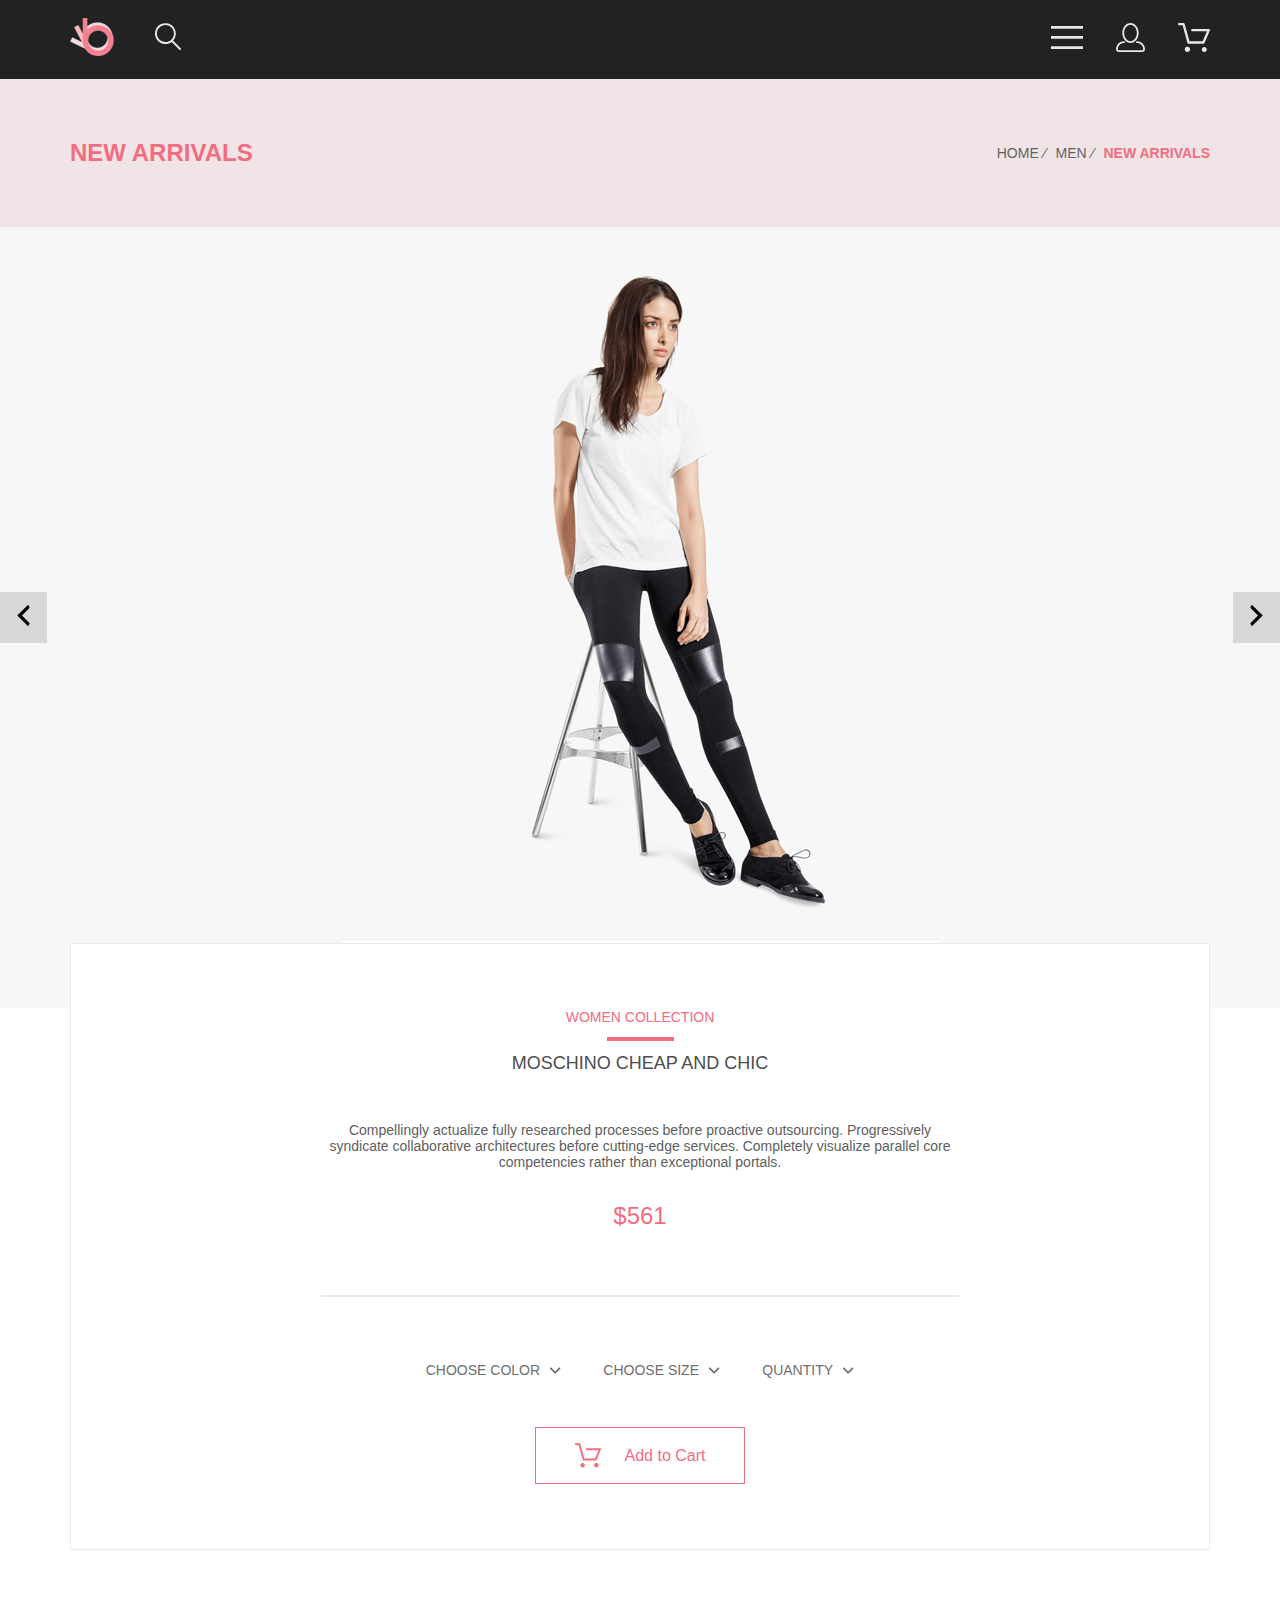
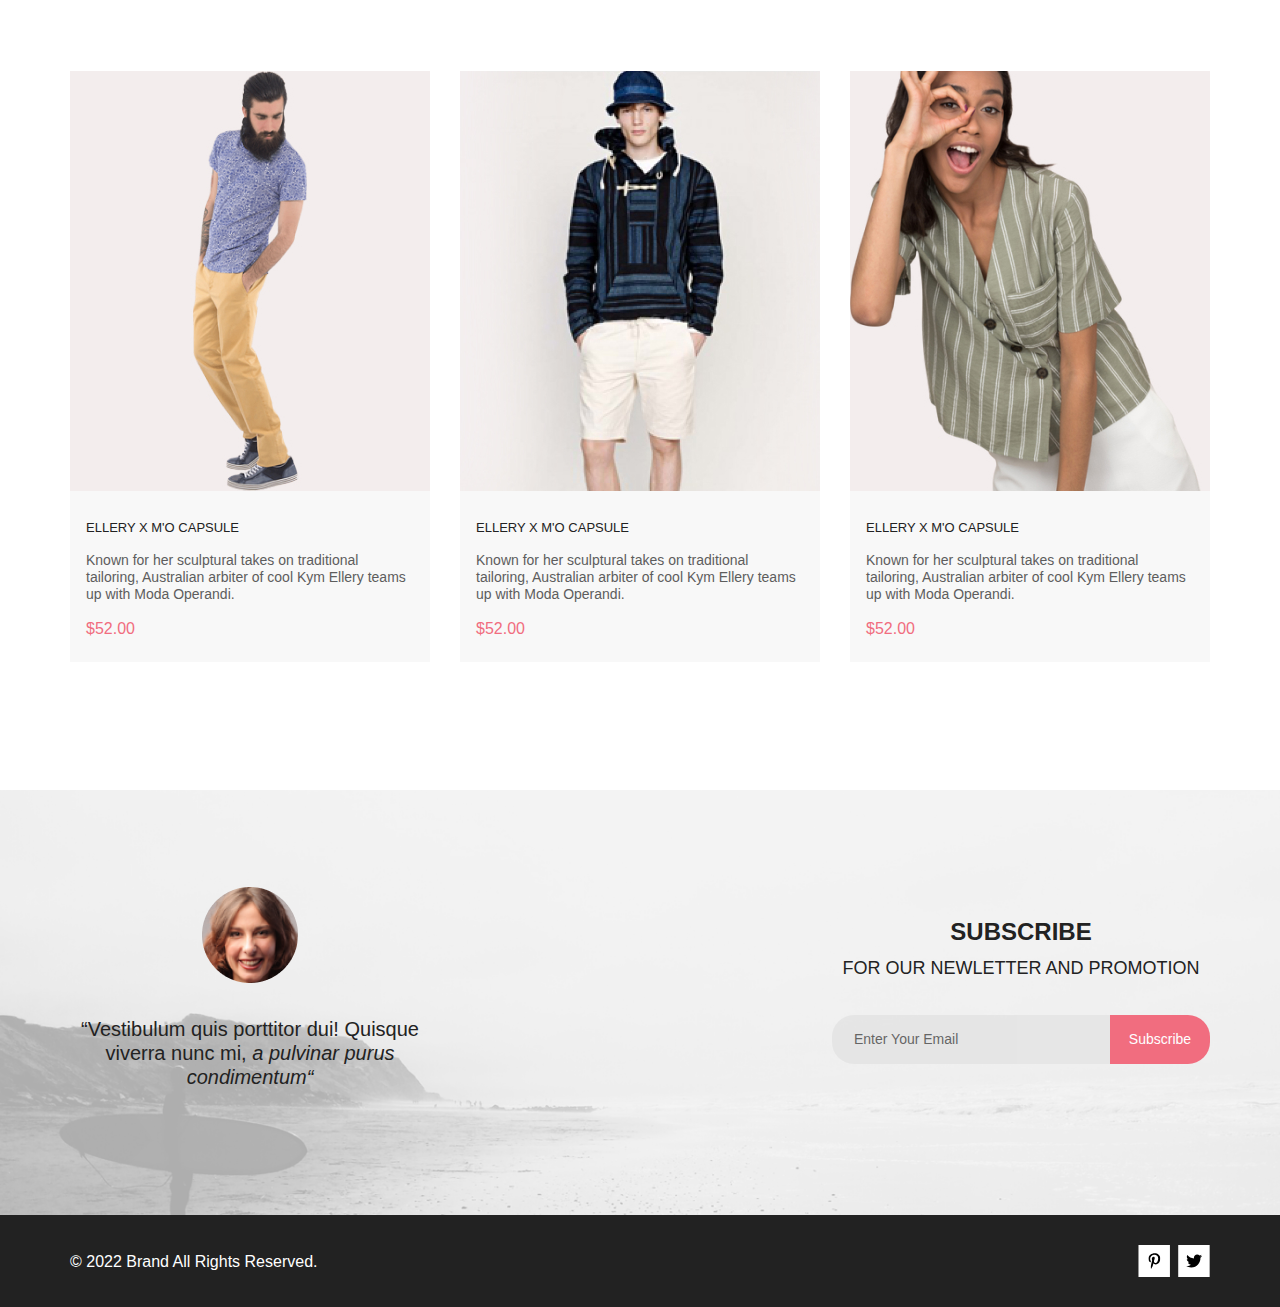
<file: catalogPage1.html>
<!DOCTYPE html>
<html lang="en">
<head>
    <meta charset="UTF-8">
    <meta name="viewport" content="width=device-width, initial-scale=1.0">
    <title>WOMEN COLLECTION</title>
    <link href="https://fonts.cdnfonts.com/css/lato" rel="stylesheet">
    <link rel="stylesheet" href="CSS/style_catalog_page1.css">
</head>
<body>
    <header>
        <div class="header__menu center">
            <div class="logo">
                <a href="index.html">
                <img src="img/header__logo.svg" alt="logo">
                </a>
                <a href="#">
                    <svg class="search" width="27" height="28" viewBox="0 0 27 28" fill="none"
                        xmlns="http://www.w3.org/2000/svg">
                        <path
                            d="M19.0589 17.6249C20.6705 15.8648 21.6275 13.6038 21.769 11.2215C21.9106 8.8392 21.2281 6.48075 19.8362 4.5422C18.4443 2.60365 16.4278 1.20306 14.1252 0.575643C11.8227 -0.0517774 9.37437 0.132183 7.19143 1.09663C5.0085 2.06108 3.22389 3.74727 2.1373 5.87205C1.05071 7.99682 0.728322 10.4308 1.22426 12.7652C1.72021 15.0996 3.00428 17.1922 4.86085 18.6917C6.71741 20.1912 9.0334 21.0063 11.4199 20.9999C13.6723 21.003 15.8638 20.269 17.6599 18.9099L25.4079 26.7169C25.4934 26.806 25.5958 26.8771 25.7091 26.926C25.8225 26.975 25.9444 27.0008 26.0679 27.0019C26.1916 27.0023 26.314 26.9772 26.4276 26.9282C26.5411 26.8792 26.6434 26.8072 26.7279 26.7169C26.9018 26.536 26.999 26.2949 26.999 26.0439C26.999 25.793 26.9018 25.5518 26.7279 25.3709L19.0589 17.6249ZM2.88589 10.4999C2.89873 8.81465 3.41021 7.17089 4.35586 5.77587C5.30151 4.38086 6.63899 3.29703 8.1997 2.66102C9.76042 2.02501 11.4745 1.86529 13.1258 2.202C14.7772 2.53871 16.2919 3.35678 17.479 4.55307C18.6661 5.74935 19.4725 7.27031 19.7965 8.92421C20.1204 10.5781 19.9475 12.2909 19.2995 13.8467C18.6515 15.4024 17.5574 16.7315 16.1551 17.6664C14.7529 18.6013 13.1052 19.1001 11.4199 19.0999C9.14843 19.0891 6.97409 18.1774 5.3741 16.5651C3.77412 14.9527 2.87924 12.7714 2.88589 10.4999Z"
                            fill="#E8E8E8" />
                    </svg>
                </a>
            </div>    
            <nav class="navigation">
                <a href="#">
                    <svg class="burger" width="32" height="23" viewBox="0 0 32 23" fill="none"
                        xmlns="http://www.w3.org/2000/svg">
                        <path d="M0 23V20.31H32V23H0ZM0 12.76V10.07H32V12.76H0ZM0 2.69V0H32V2.69H0Z" fill="#E8E8E8" />
                    </svg>
                </a>
                <a href="#">
                    <svg class="user" width="29" height="29" viewBox="0 0 29 29" fill="none" xmlns="http://www.w3.org/2000/svg">
                        <path
                           d="M14.5 19.937C19 19.937 22.656 15.464 22.656 9.968C22.656 4.472 19 0 14.5 0C13.3631 0.0217413 12.2463 0.303398 11.2351 0.823397C10.2239 1.34339 9.34507 2.08794 8.66602 3C7.12663 4.99573 6.30819 7.45381 6.34399 9.974C6.34399 15.465 10 19.937 14.5 19.937ZM14.5 1.813C18 1.813 20.844 5.472 20.844 9.969C20.844 14.466 17.998 18.125 14.5 18.125C11.002 18.125 8.15603 14.465 8.15503 9.969C8.15403 5.473 11 1.813 14.5 1.813ZM20.844 18.125C20.6036 18.125 20.373 18.2205 20.203 18.3905C20.033 18.5605 19.9375 18.7911 19.9375 19.0315C19.9375 19.2719 20.033 19.5025 20.203 19.6725C20.373 19.8425 20.6036 19.938 20.844 19.938C22.526 19.9399 24.1386 20.6088 25.3279 21.7982C26.5172 22.9875 27.1861 24.6 27.188 26.282C27.1875 26.5221 27.0918 26.7523 26.922 26.9221C26.7522 27.0918 26.5221 27.1875 26.282 27.188H2.71997C2.47985 27.1875 2.24975 27.0918 2.07996 26.9221C1.91016 26.7523 1.81449 26.5221 1.81396 26.282C1.81608 24.6001 2.48517 22.9877 3.67444 21.7985C4.86371 20.6092 6.47608 19.9401 8.15796 19.938C8.39824 19.938 8.62868 19.8425 8.79858 19.6726C8.96849 19.5027 9.06396 19.2723 9.06396 19.032C9.06396 18.7917 8.96849 18.5613 8.79858 18.3914C8.62868 18.2215 8.39824 18.126 8.15796 18.126C5.99541 18.1279 3.92201 18.9875 2.39258 20.5164C0.863144 22.0453 0.00264777 24.1185 0 26.281C0.000794067 27.0019 0.287502 27.693 0.797241 28.2027C1.30698 28.7125 1.99811 28.9992 2.71899 29H26.282C27.0027 28.9989 27.6936 28.7121 28.2031 28.2024C28.7126 27.6927 28.9992 27.0017 29 26.281C28.9974 24.1187 28.1372 22.0457 26.6083 20.5168C25.0793 18.9878 23.0063 18.1276 20.844 18.125Z"
                           fill="#E8E8E8" />
                    </svg>
                </a>
                <a href="#">
                    <svg class="shop__cart" width="32" height="29" viewBox="0 0 32 29" fill="none" xmlns="http://www.w3.org/2000/svg">
                        <path
                           d="M26.2009 29C25.5532 28.9738 24.9415 28.6948 24.4972 28.2227C24.0529 27.7506 23.8114 27.1232 23.8245 26.475C23.8376 25.8269 24.1043 25.2097 24.5673 24.7559C25.0303 24.3022 25.6527 24.048 26.301 24.048C26.9493 24.048 27.5717 24.3022 28.0347 24.7559C28.4977 25.2097 28.7644 25.8269 28.7775 26.475C28.7906 27.1232 28.549 27.7506 28.1047 28.2227C27.6604 28.6948 27.0488 28.9738 26.401 29H26.2009ZM6.75293 26.32C6.75293 25.79 6.91011 25.2718 7.20459 24.8311C7.49907 24.3904 7.91764 24.0469 8.40735 23.844C8.89705 23.6412 9.43594 23.5881 9.95581 23.6915C10.4757 23.7949 10.9532 24.0502 11.328 24.425C11.7028 24.7998 11.9581 25.2773 12.0615 25.7972C12.1649 26.317 12.1118 26.8559 11.9089 27.3456C11.7061 27.8353 11.3626 28.2539 10.9219 28.5483C10.4812 28.8428 9.96304 29 9.43298 29C9.08087 29.0003 8.73212 28.9311 8.40674 28.7966C8.08136 28.662 7.78569 28.4646 7.53662 28.2158C7.28755 27.9669 7.09001 27.6713 6.9552 27.3461C6.82039 27.0208 6.75098 26.6721 6.75098 26.32H6.75293ZM10.553 20.686C10.2935 20.6868 10.0409 20.6024 9.83411 20.4457C9.62727 20.2891 9.47758 20.0689 9.40796 19.819L4.57495 2.36401H1.18201C0.868521 2.36401 0.567859 2.23947 0.346191 2.01781C0.124523 1.79614 0 1.49549 0 1.18201C0 0.868519 0.124523 0.567873 0.346191 0.346205C0.567859 0.124537 0.868521 5.81268e-06 1.18201 5.81268e-06H5.46301C5.7225 -0.00080736 5.97504 0.0837201 6.18176 0.240568C6.38848 0.397416 6.53784 0.617884 6.60693 0.868006L11.4399 18.323H24.6179L29.001 8.27501H14.401C14.2428 8.27961 14.0854 8.25242 13.9379 8.19507C13.7904 8.13771 13.6559 8.05134 13.5424 7.94108C13.4288 7.83082 13.3386 7.69891 13.277 7.55315C13.2154 7.40739 13.1836 7.25075 13.1836 7.0925C13.1836 6.93426 13.2154 6.77762 13.277 6.63186C13.3386 6.4861 13.4288 6.35419 13.5424 6.24393C13.6559 6.13367 13.7904 6.0473 13.9379 5.98994C14.0854 5.93259 14.2428 5.90541 14.401 5.91001H30.814C31.0097 5.90996 31.2022 5.95866 31.3744 6.05172C31.5465 6.14478 31.6928 6.27926 31.7999 6.44301C31.9078 6.60729 31.9734 6.79569 31.9908 6.99145C32.0083 7.18721 31.9771 7.38424 31.9 7.565L26.495 19.977C26.4026 20.1876 26.251 20.3668 26.0585 20.4927C25.866 20.6186 25.641 20.6858 25.411 20.686H10.553Z"
                           fill="#E8E8E8" />
                    </svg>
                </a>
            </nav>
        </div>
        <div class="header center">
            <h1 class="title">NEW ARRIVALS</h1>
            <nav class="product__link">
               <ui class="nav__link">
                  <li><a class="link" href="#">HOME</a></li>
                  <li><a class="link" href="#">MEN</a></li>
                  <li><a class="link__big" href="#">NEW ARRIVALS</a></li>
               </ui>
            </nav>
        </div>
    </header>
    <section class="slide center">
        <div class="right__arrow">
           <svg width="31" height="31" viewBox="0 0 31 31" fill="none" xmlns="http://www.w3.org/2000/svg">
              <path
                 d="M9.2998 23.2499L17.0498 15.4999L9.2998 7.7499L10.8498 4.6499L21.6998 15.4999L10.8498 26.3499L9.2998 23.2499Z"
                 fill="black" />
           </svg>
        </div>
        <div class="left__arrow">
           <svg width="31" height="31" viewBox="0 0 31 31" fill="none" xmlns="http://www.w3.org/2000/svg">
              <path
                 d="M21.6998 7.7499L13.9498 15.4999L21.6998 23.2499L20.1498 26.3499L9.2998 15.4999L20.1498 4.6499L21.6998 7.7499Z"
                 fill="black" />
           </svg>
        </div>
        <img src="img/catalog_img1.jpg" alt="catalog img">
  
     </section>   
     <section class="product__info center">
        <div class="wrap__info">
           <div class="wrap__block">
              <h2 class="title__product">WOMEN COLLECTION</h2>
              <hr class="line1">
              <h3 class="subtitle__product">MOSCHINO CHEAP AND CHIC</h3>
              <p class="product__text">Compellingly actualize fully researched processes before proactive outsourcing.
                 Progressively syndicate collaborative architectures before cutting-edge services. Completely visualize
                 parallel core competencies rather than exceptional portals.</p>
              <p class="product__price">$561</p>
              <hr class="line2">
              <div class="product__menu">
                 <p class="arrow__down">
                    CHOOSE COLOR
                    <svg xmlns="http://www.w3.org/2000/svg" height="1em" viewBox="0 0 448 512">
                       <path
                          d="M201.4 342.6c12.5 12.5 32.8 12.5 45.3 0l160-160c12.5-12.5 12.5-32.8 0-45.3s-32.8-12.5-45.3 0L224 274.7 86.6 137.4c-12.5-12.5-32.8-12.5-45.3 0s-12.5 32.8 0 45.3l160 160z" />
                    </svg>
                 </p>
                 <p class="arrow__down">
                    CHOOSE SIZE
                    <svg xmlns="http://www.w3.org/2000/svg" height="1em" viewBox="0 0 448 512">
                       <path
                          d="M201.4 342.6c12.5 12.5 32.8 12.5 45.3 0l160-160c12.5-12.5 12.5-32.8 0-45.3s-32.8-12.5-45.3 0L224 274.7 86.6 137.4c-12.5-12.5-32.8-12.5-45.3 0s-12.5 32.8 0 45.3l160 160z" />
                    </svg>
                 </p>
                 <p class="arrow__down">
                    QUANTITY
                    <svg xmlns="http://www.w3.org/2000/svg" height="1em" viewBox="0 0 448 512">
                       <path
                          d="M201.4 342.6c12.5 12.5 32.8 12.5 45.3 0l160-160c12.5-12.5 12.5-32.8 0-45.3s-32.8-12.5-45.3 0L224 274.7 86.6 137.4c-12.5-12.5-32.8-12.5-45.3 0s-12.5 32.8 0 45.3l160 160z" />
                    </svg>
                 </p>
              </div>
              <button type="submit" class="button">
                 <div class="button__info">
                    <svg class="img__shop" width="27" height="25" viewBox="0 0 27 25" fill="none"
                       xmlns="http://www.w3.org/2000/svg">
                       <path
                          d="M5.49847 22.185C5.50635 21.752 5.64091 21.3309 5.88519 20.9748C6.12947 20.6186 6.47261 20.3431 6.87158 20.1828C7.27055 20.0226 7.7076 19.9848 8.12781 20.0741C8.54802 20.1635 8.93269 20.376 9.23358 20.685C9.53447 20.994 9.73817 21.3857 9.81909 21.811C9.90002 22.2363 9.85453 22.6763 9.68842 23.0756C9.52231 23.475 9.24296 23.8161 8.88538 24.0559C8.52779 24.2957 8.10791 24.4237 7.67847 24.4237C7.38956 24.4211 7.10399 24.3611 6.83807 24.2472C6.57216 24.1333 6.3311 23.9676 6.12866 23.7597C5.92623 23.5518 5.76639 23.3057 5.65826 23.0355C5.55013 22.7653 5.49584 22.4763 5.49847 22.185ZM21.3045 24.4237C20.8711 24.4303 20.4453 24.3087 20.0797 24.074C19.7141 23.8393 19.4247 23.5017 19.2471 23.103C19.0696 22.7042 19.0117 22.2618 19.0806 21.8303C19.1496 21.3988 19.3423 20.9971 19.6351 20.6748C19.9278 20.3524 20.3077 20.1236 20.728 20.0165C21.1482 19.9095 21.5903 19.929 21.9997 20.0724C22.4091 20.2159 22.7679 20.4771 23.0317 20.8238C23.2956 21.1706 23.453 21.5877 23.4845 22.0236C23.5269 22.6155 23.3369 23.2004 22.9555 23.6523C22.7706 23.8745 22.5436 24.0574 22.2877 24.1901C22.0319 24.3227 21.7524 24.4025 21.4655 24.4247L21.3045 24.4237ZM8.59351 17.4855C8.38116 17.4851 8.17488 17.414 8.00671 17.2833C7.83855 17.1525 7.71792 16.9694 7.66351 16.7624L3.73651 2.19527H0.978516C0.719001 2.19527 0.470064 2.09128 0.28656 1.90622C0.103056 1.72116 0 1.47018 0 1.20847C0 0.946764 0.103056 0.695782 0.28656 0.510726C0.470064 0.325669 0.719001 0.22168 0.978516 0.22168H4.45752C4.66982 0.222254 4.876 0.293463 5.04413 0.424184C5.21226 0.554905 5.33295 0.737883 5.38751 0.944787L9.31451 15.5119H20.0185L23.5765 7.12665H11.7185C11.459 7.12665 11.2101 7.02266 11.0266 6.83761C10.8431 6.65255 10.74 6.40157 10.74 6.13986C10.74 5.87815 10.8431 5.62717 11.0266 5.44211C11.2101 5.25705 11.459 5.15306 11.7185 5.15306H25.0535C25.2131 5.15352 25.3701 5.19451 25.5099 5.27223C25.6497 5.34995 25.7679 5.46195 25.8535 5.59784C25.9413 5.73569 25.9945 5.89303 26.0084 6.05627C26.0224 6.21951 25.9966 6.38368 25.9335 6.53465L21.5425 16.8935C21.469 17.0684 21.3462 17.2177 21.1895 17.3229C21.0327 17.4281 20.8488 17.4846 20.6605 17.4855H8.59351Z"
                          fill="none" />
                    </svg>
                    Add to Cart
                 </div>
              </button>
           </div>
        </div>
     </section>
     <section class="catalog center">
        <div class="products">
           <article class="products__item">
              <a href="catalogPage1.html" class="choose__item">
                    <img class="product__img" src="img/product4.jpg" alt="product4">
              </a>
              <div class="product__description">
                 <h3 class="description__title">ELLERY X M'O CAPSULE</h3>
                 <p class="description__text">Known for her sculptural takes on traditional tailoring, Australian arbiter of
                    cool
                    Kym Ellery teams up with Moda Operandi.</p>
                 <p class="price">$52.00</p>
              </div>
           </article>
           <article class="products__item">
              <a href="catalogPage1.html" class="choose__item">
                 <img class="product__img" src="img/product3.jpg" alt="product3">
              </a>
              <div class="product__description">
                 <h3 class="description__title">ELLERY X M'O CAPSULE</h3>
                 <p class="description__text">Known for her sculptural takes on traditional tailoring, Australian arbiter of
                    cool
                    Kym Ellery teams up with Moda Operandi.</p>
                 <p class="price">$52.00</p>
              </div>
           </article>
           <article class="products__item">
              <a href="catalogPage1.html" class="choose__item">
                 <img class="product__img" src="img/product6.jpg" alt="product6">
              </a>
              <div class="product__description">
                 <h3 class="description__title">ELLERY X M'O CAPSULE</h3>
                 <p class="description__text">Known for her sculptural takes on traditional tailoring, Australian arbiter of
                    cool
                    Kym Ellery teams up with Moda Operandi.</p>
                 <p class="price">$52.00</p>
              </div>
           </article>
        </div>
     </section>
     <footer class="footer">
        <section class="subscribe center">
            <div class="background__filter"></div>
            <figure class="review">
               <img src="img/footer__girl.png" alt="girl"> 
               <p class="review__text">“Vestibulum quis porttitor dui! Quisque viverra nunc mi, <span class="italic">a pulvinar purus condimentum“</span</p>
            </figure>
            <div class="regisration__form">
                <h2 class="registr__title">SUBSCRIBE</h2>
                <h3 class="registr__text">FOR OUR NEWLETTER AND PROMOTION</h3>
                <form class="input__email" action="#">
                    <p class="email">Enter Your Email</p>
                    <button class="button__subscribe">Subscribe</button>
                </form>
            </div>    
        </section>
        <section class="copyright center">
            <p class="copy">&#169; 2022 Brand All Rights Reserved.</p>
            <div class="media__icon">
                <svg class="img__svg" width="32" height="32" viewBox="0 0 32 32" fill="none"
                    xmlns="http://www.w3.org/2000/svg">
                    <path class="fon__svg" d="M31.9259 0H0.475342V32H31.9259V0Z" fill="white" />
                    <g clip-path="url(#clip0_190_1616)">
                        <path
                            d="M16.7402 8.20312C13.5555 8.20312 10.4081 10.3406 10.4081 13.8C10.4081 16 11.6373 17.25 12.3822 17.25C12.6895 17.25 12.8664 16.3875 12.8664 16.1438C12.8664 15.8531 12.1308 15.2344 12.1308 14.025C12.1308 11.5125 14.0304 9.73125 16.4888 9.73125C18.6026 9.73125 20.167 10.9406 20.167 13.1625C20.167 14.8219 19.5058 17.9344 17.3641 17.9344C16.5912 17.9344 15.9301 17.3719 15.9301 16.5656C15.9301 15.3844 16.7495 14.2406 16.7495 13.0219C16.7495 10.9531 13.8349 11.3281 13.8349 13.8281C13.8349 14.3531 13.9001 14.9344 14.1329 15.4125C13.7045 17.2688 12.8292 20.0344 12.8292 21.9469C12.8292 22.5375 12.913 23.1188 12.9689 23.7094C13.0744 23.8281 13.0216 23.8156 13.183 23.7563C14.7474 21.6 14.6916 21.1781 15.3993 18.3562C15.7811 19.0875 16.7681 19.4812 17.5503 19.4812C20.8468 19.4812 22.3274 16.2469 22.3274 13.3313C22.3274 10.2281 19.6641 8.20312 16.7402 8.20312Z"
                            fill="black" />
                    </g>
                    <defs>
                        <clipPath id="clip0_190_1616">
                            <rect width="11.9193" height="16" fill="white" transform="translate(10.4081 8)" />
                        </clipPath>
                    </defs>
                </svg>
                <svg class="img__svg" width="32" height="32" viewBox="0 0 32 32" fill="none"
                    xmlns="http://www.w3.org/2000/svg">
                    <path class="fon__svg" d="M31.6636 0H0.213013V32H31.6636V0Z" fill="white" />
                    <g clip-path="url(#clip0_190_1612)">
                        <path
                            d="M22.4181 12.7411C22.4281 12.8832 22.4281 13.0253 22.4281 13.1675C22.4281 17.5025 19.1509 22.4974 13.161 22.4974C11.3156 22.4974 9.60132 21.9593 8.1593 21.0253C8.42149 21.0558 8.67357 21.0659 8.94585 21.0659C10.4685 21.0659 11.8702 20.5482 12.9895 19.6649C11.5576 19.6345 10.3576 18.6903 9.94415 17.3908C10.1458 17.4213 10.3475 17.4416 10.5593 17.4416C10.8517 17.4416 11.1442 17.4009 11.4164 17.3299C9.92401 17.0253 8.80465 15.7055 8.80465 14.1116V14.071C9.23825 14.3147 9.74249 14.467 10.2769 14.4873C9.39959 13.8984 8.82483 12.8933 8.82483 11.7563C8.82483 11.1472 8.98614 10.5888 9.26851 10.1015C10.8719 12.0913 13.282 13.3908 15.9844 13.5329C15.934 13.2893 15.9038 13.0355 15.9038 12.7817C15.9038 10.9746 17.3559 9.5025 19.1609 9.5025C20.0987 9.5025 20.9457 9.89844 21.5407 10.538C22.2768 10.3959 22.9827 10.1218 23.6079 9.74616C23.3659 10.5076 22.8516 11.1472 22.176 11.5533C22.8315 11.4822 23.4668 11.2994 24.0516 11.0457C23.608 11.6954 23.0533 12.274 22.4181 12.7411Z"
                            fill="black" />
                    </g>
                    <defs>
                        <clipPath id="clip0_190_1612">
                            <rect width="15.8924" height="16" fill="white" transform="translate(8.1593 8)" />
                        </clipPath>
                    </defs>
                </svg>
            </div>
        </section>
    </footer>
</body>
</html>
</file>
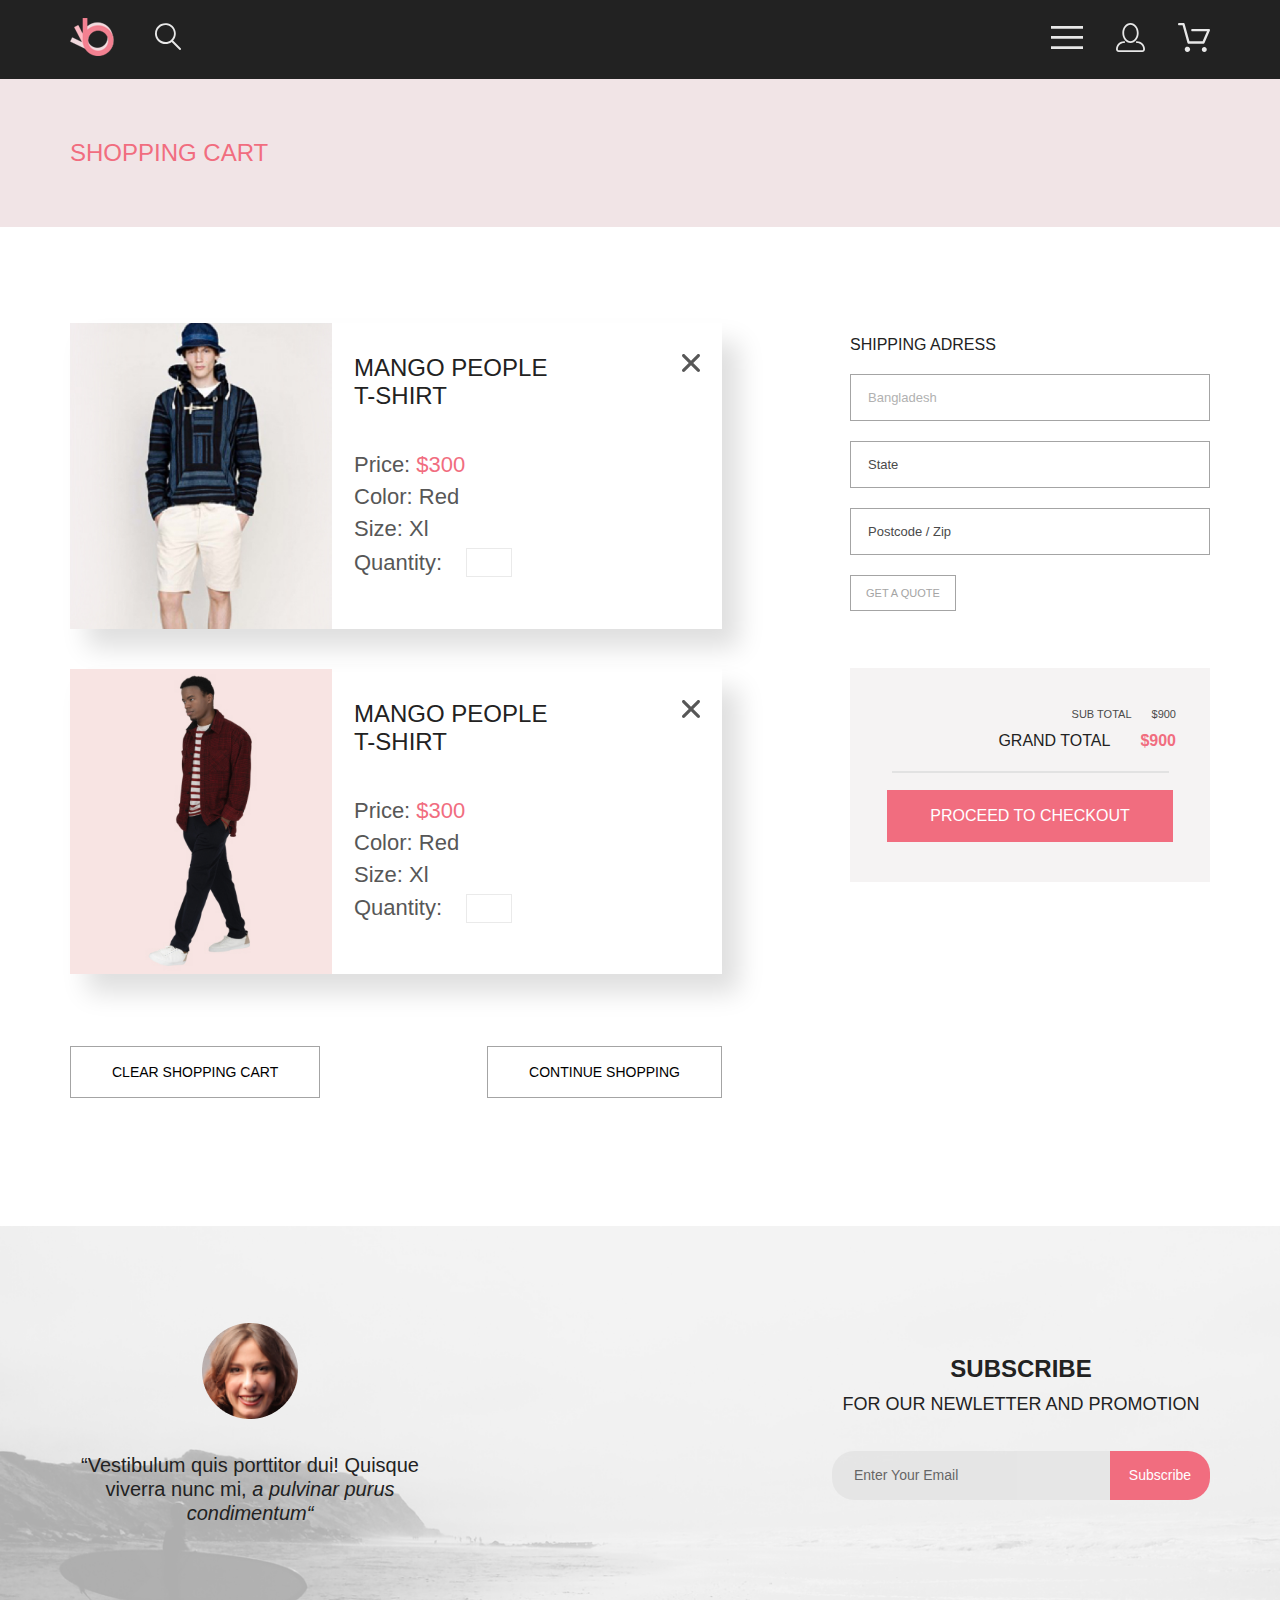
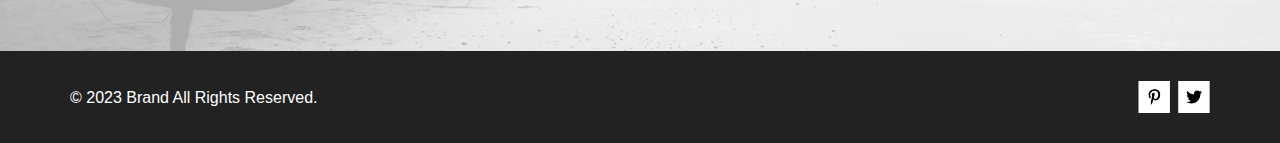
<file: Pages/cart.html>
<!DOCTYPE html>
<html lang="en">
<head>
    <meta charset="UTF-8">
    <meta name="viewport" content="width=device-width, initial-scale=1.0">
    <title>Cart</title>
    <link href="https://fonts.cdnfonts.com/css/lato" rel="stylesheet">
    <link href="https://fonts.cdnfonts.com/css/roboto" rel="stylesheet">
    <link rel="stylesheet" href="../CSS/style_cart.css">
</head>
<body>
    <header>
        <div class="header__menu center">
            <div class="logo">
                <a href="../index.html">
                <img src="../img/header__logo.svg" alt="logo">
                </a>
                <a href="#">
                    <svg class="search" width="27" height="28" viewBox="0 0 27 28" fill="none"
                        xmlns="http://www.w3.org/2000/svg">
                        <path
                            d="M19.0589 17.6249C20.6705 15.8648 21.6275 13.6038 21.769 11.2215C21.9106 8.8392 21.2281 6.48075 19.8362 4.5422C18.4443 2.60365 16.4278 1.20306 14.1252 0.575643C11.8227 -0.0517774 9.37437 0.132183 7.19143 1.09663C5.0085 2.06108 3.22389 3.74727 2.1373 5.87205C1.05071 7.99682 0.728322 10.4308 1.22426 12.7652C1.72021 15.0996 3.00428 17.1922 4.86085 18.6917C6.71741 20.1912 9.0334 21.0063 11.4199 20.9999C13.6723 21.003 15.8638 20.269 17.6599 18.9099L25.4079 26.7169C25.4934 26.806 25.5958 26.8771 25.7091 26.926C25.8225 26.975 25.9444 27.0008 26.0679 27.0019C26.1916 27.0023 26.314 26.9772 26.4276 26.9282C26.5411 26.8792 26.6434 26.8072 26.7279 26.7169C26.9018 26.536 26.999 26.2949 26.999 26.0439C26.999 25.793 26.9018 25.5518 26.7279 25.3709L19.0589 17.6249ZM2.88589 10.4999C2.89873 8.81465 3.41021 7.17089 4.35586 5.77587C5.30151 4.38086 6.63899 3.29703 8.1997 2.66102C9.76042 2.02501 11.4745 1.86529 13.1258 2.202C14.7772 2.53871 16.2919 3.35678 17.479 4.55307C18.6661 5.74935 19.4725 7.27031 19.7965 8.92421C20.1204 10.5781 19.9475 12.2909 19.2995 13.8467C18.6515 15.4024 17.5574 16.7315 16.1551 17.6664C14.7529 18.6013 13.1052 19.1001 11.4199 19.0999C9.14843 19.0891 6.97409 18.1774 5.3741 16.5651C3.77412 14.9527 2.87924 12.7714 2.88589 10.4999Z"
                            fill="#E8E8E8" />
                    </svg>
                </a>
            </div>    
            <nav class="navigation">
                <a href="#">
                    <svg class="burger" width="32" height="23" viewBox="0 0 32 23" fill="none"
                        xmlns="http://www.w3.org/2000/svg">
                        <path d="M0 23V20.31H32V23H0ZM0 12.76V10.07H32V12.76H0ZM0 2.69V0H32V2.69H0Z" fill="#E8E8E8" />
                    </svg>
                </a>
                <a href="../Pages/registration.html">
                    <svg class="user" width="29" height="29" viewBox="0 0 29 29" fill="none" xmlns="http://www.w3.org/2000/svg">
                        <path
                           d="M14.5 19.937C19 19.937 22.656 15.464 22.656 9.968C22.656 4.472 19 0 14.5 0C13.3631 0.0217413 12.2463 0.303398 11.2351 0.823397C10.2239 1.34339 9.34507 2.08794 8.66602 3C7.12663 4.99573 6.30819 7.45381 6.34399 9.974C6.34399 15.465 10 19.937 14.5 19.937ZM14.5 1.813C18 1.813 20.844 5.472 20.844 9.969C20.844 14.466 17.998 18.125 14.5 18.125C11.002 18.125 8.15603 14.465 8.15503 9.969C8.15403 5.473 11 1.813 14.5 1.813ZM20.844 18.125C20.6036 18.125 20.373 18.2205 20.203 18.3905C20.033 18.5605 19.9375 18.7911 19.9375 19.0315C19.9375 19.2719 20.033 19.5025 20.203 19.6725C20.373 19.8425 20.6036 19.938 20.844 19.938C22.526 19.9399 24.1386 20.6088 25.3279 21.7982C26.5172 22.9875 27.1861 24.6 27.188 26.282C27.1875 26.5221 27.0918 26.7523 26.922 26.9221C26.7522 27.0918 26.5221 27.1875 26.282 27.188H2.71997C2.47985 27.1875 2.24975 27.0918 2.07996 26.9221C1.91016 26.7523 1.81449 26.5221 1.81396 26.282C1.81608 24.6001 2.48517 22.9877 3.67444 21.7985C4.86371 20.6092 6.47608 19.9401 8.15796 19.938C8.39824 19.938 8.62868 19.8425 8.79858 19.6726C8.96849 19.5027 9.06396 19.2723 9.06396 19.032C9.06396 18.7917 8.96849 18.5613 8.79858 18.3914C8.62868 18.2215 8.39824 18.126 8.15796 18.126C5.99541 18.1279 3.92201 18.9875 2.39258 20.5164C0.863144 22.0453 0.00264777 24.1185 0 26.281C0.000794067 27.0019 0.287502 27.693 0.797241 28.2027C1.30698 28.7125 1.99811 28.9992 2.71899 29H26.282C27.0027 28.9989 27.6936 28.7121 28.2031 28.2024C28.7126 27.6927 28.9992 27.0017 29 26.281C28.9974 24.1187 28.1372 22.0457 26.6083 20.5168C25.0793 18.9878 23.0063 18.1276 20.844 18.125Z"
                           fill="#E8E8E8" />
                    </svg>
                </a>
                <a href="#">
                    <svg class="shop__cart" width="32" height="29" viewBox="0 0 32 29" fill="none" xmlns="http://www.w3.org/2000/svg">
                        <path
                           d="M26.2009 29C25.5532 28.9738 24.9415 28.6948 24.4972 28.2227C24.0529 27.7506 23.8114 27.1232 23.8245 26.475C23.8376 25.8269 24.1043 25.2097 24.5673 24.7559C25.0303 24.3022 25.6527 24.048 26.301 24.048C26.9493 24.048 27.5717 24.3022 28.0347 24.7559C28.4977 25.2097 28.7644 25.8269 28.7775 26.475C28.7906 27.1232 28.549 27.7506 28.1047 28.2227C27.6604 28.6948 27.0488 28.9738 26.401 29H26.2009ZM6.75293 26.32C6.75293 25.79 6.91011 25.2718 7.20459 24.8311C7.49907 24.3904 7.91764 24.0469 8.40735 23.844C8.89705 23.6412 9.43594 23.5881 9.95581 23.6915C10.4757 23.7949 10.9532 24.0502 11.328 24.425C11.7028 24.7998 11.9581 25.2773 12.0615 25.7972C12.1649 26.317 12.1118 26.8559 11.9089 27.3456C11.7061 27.8353 11.3626 28.2539 10.9219 28.5483C10.4812 28.8428 9.96304 29 9.43298 29C9.08087 29.0003 8.73212 28.9311 8.40674 28.7966C8.08136 28.662 7.78569 28.4646 7.53662 28.2158C7.28755 27.9669 7.09001 27.6713 6.9552 27.3461C6.82039 27.0208 6.75098 26.6721 6.75098 26.32H6.75293ZM10.553 20.686C10.2935 20.6868 10.0409 20.6024 9.83411 20.4457C9.62727 20.2891 9.47758 20.0689 9.40796 19.819L4.57495 2.36401H1.18201C0.868521 2.36401 0.567859 2.23947 0.346191 2.01781C0.124523 1.79614 0 1.49549 0 1.18201C0 0.868519 0.124523 0.567873 0.346191 0.346205C0.567859 0.124537 0.868521 5.81268e-06 1.18201 5.81268e-06H5.46301C5.7225 -0.00080736 5.97504 0.0837201 6.18176 0.240568C6.38848 0.397416 6.53784 0.617884 6.60693 0.868006L11.4399 18.323H24.6179L29.001 8.27501H14.401C14.2428 8.27961 14.0854 8.25242 13.9379 8.19507C13.7904 8.13771 13.6559 8.05134 13.5424 7.94108C13.4288 7.83082 13.3386 7.69891 13.277 7.55315C13.2154 7.40739 13.1836 7.25075 13.1836 7.0925C13.1836 6.93426 13.2154 6.77762 13.277 6.63186C13.3386 6.4861 13.4288 6.35419 13.5424 6.24393C13.6559 6.13367 13.7904 6.0473 13.9379 5.98994C14.0854 5.93259 14.2428 5.90541 14.401 5.91001H30.814C31.0097 5.90996 31.2022 5.95866 31.3744 6.05172C31.5465 6.14478 31.6928 6.27926 31.7999 6.44301C31.9078 6.60729 31.9734 6.79569 31.9908 6.99145C32.0083 7.18721 31.9771 7.38424 31.9 7.565L26.495 19.977C26.4026 20.1876 26.251 20.3668 26.0585 20.4927C25.866 20.6186 25.641 20.6858 25.411 20.686H10.553Z"
                           fill="#E8E8E8" />
                    </svg>
                </a>
            </nav>
        </div>
        <div class="header center">
            <h1 class="title">SHOPPING CART</h1>
        </div>
    </header>
    <section class="shopping__cart center">
        <div class="shopping__cart__list">
           <div class="add__product">
              <img class="add__product__image" src="../img/product3.jpg" alt="product 3">
              <div class="add__product__info">
                 <div class="add__product__head">
                    <h2 class="add__product__name">MANGO PEOPLE<br>T-SHIRT
                    </h2>
                    <svg class="add__product__close" width="18" height="18" viewBox="0 0 18 18" fill="none"
                       xmlns="http://www.w3.org/2000/svg">
                       <path
                          d="M11.2453 9L17.5302 2.71516C17.8285 2.41741 17.9962 2.01336 17.9966 1.59191C17.997 1.17045 17.8299 0.76611 17.5322 0.467832C17.2344 0.169555 16.8304 0.00177586 16.4089 0.00140366C15.9875 0.00103146 15.5831 0.168097 15.2848 0.465848L9 6.75069L2.71516 0.465848C2.41688 0.167571 2.01233 0 1.5905 0C1.16868 0 0.764125 0.167571 0.465848 0.465848C0.167571 0.764125 0 1.16868 0 1.5905C0 2.01233 0.167571 2.41688 0.465848 2.71516L6.75069 9L0.465848 15.2848C0.167571 15.5831 0 15.9877 0 16.4095C0 16.8313 0.167571 17.2359 0.465848 17.5342C0.764125 17.8324 1.16868 18 1.5905 18C2.01233 18 2.41688 17.8324 2.71516 17.5342L9 11.2493L15.2848 17.5342C15.5831 17.8324 15.9877 18 16.4095 18C16.8313 18 17.2359 17.8324 17.5342 17.5342C17.8324 17.2359 18 16.8313 18 16.4095C18 15.9877 17.8324 15.5831 17.5342 15.2848L11.2453 9Z"
                          fill="#575757" />
                    </svg>
                 </div>
                 <p class="add__product__price">Price: <span class="add__product__cost">$300</span></p>
                 <p class="add__product__color">Color: Red</p>
                 <p class="add__product__size">Size: Xl </p>
                 <div class="add__product__input__quantity">
                    <span class="add__product__quantity">Quantity: </span><input class="add__product__input"
                       type="number">
                 </div>
              </div>
           </div>
           <div class="add__product">
              <img class="add__product__image" src="../img/product7.jpg" alt="product 7">
              <div class="add__product__info">
                 <div class="add__product__head">
                    <h2 class="add__product__name">MANGO PEOPLE<br>T-SHIRT</h2>
                    <svg class="add__product__close" width="18" height="18" viewBox="0 0 18 18" fill="none"
                       xmlns="http://www.w3.org/2000/svg">
                       <path
                          d="M11.2453 9L17.5302 2.71516C17.8285 2.41741 17.9962 2.01336 17.9966 1.59191C17.997 1.17045 17.8299 0.76611 17.5322 0.467832C17.2344 0.169555 16.8304 0.00177586 16.4089 0.00140366C15.9875 0.00103146 15.5831 0.168097 15.2848 0.465848L9 6.75069L2.71516 0.465848C2.41688 0.167571 2.01233 0 1.5905 0C1.16868 0 0.764125 0.167571 0.465848 0.465848C0.167571 0.764125 0 1.16868 0 1.5905C0 2.01233 0.167571 2.41688 0.465848 2.71516L6.75069 9L0.465848 15.2848C0.167571 15.5831 0 15.9877 0 16.4095C0 16.8313 0.167571 17.2359 0.465848 17.5342C0.764125 17.8324 1.16868 18 1.5905 18C2.01233 18 2.41688 17.8324 2.71516 17.5342L9 11.2493L15.2848 17.5342C15.5831 17.8324 15.9877 18 16.4095 18C16.8313 18 17.2359 17.8324 17.5342 17.5342C17.8324 17.2359 18 16.8313 18 16.4095C18 15.9877 17.8324 15.5831 17.5342 15.2848L11.2453 9Z"
                          fill="#575757" />
                    </svg>
                 </div>
                 <p class="add__product__price">Price: <span class="add__product__cost">$300</span></p>
                 <p class="add__product__color">Color: Red</p>
                 <p class="add__product__size">Size: Xl </p>
                 <div class="add__product__input__quantity">
                    <span class="add__product__quantity">Quantity: </span><input class="add__product__input"
                       type="number">
                 </div>
              </div>
           </div>
           <form class="add__product__button" action="#">
              <button class="add__product__clear add__product__button__style" type="reset">CLEAR SHOPPING CART</button>
              <button class="add__product__submit add__product__button__style" type="reset">CONTINUE SHOPPING</button>
           </form>
        </div>
        <div class="shopping__cart__info">
           <div class="adress">
              <form class="adress__shipping" action="#">
                 <p class="adress__head">SHIPPING ADRESS</p>
                 <input class="adress__сity" type="text" placeholder="Bangladesh">
                 <input class="adress__state" type="text" placeholder="State">
                 <input class="adress__postcode" type="text" placeholder="Postcode / Zip">
                 <button class="adress__get__quote" type="submit">GET A QUOTE</button>
              </form>
           </div>
           <div class="total">
              <div class="total__summ">
                 <p class="total__sub">SUB TOTAL<span class="total__sub__summ">$900</span></p>
                 <p class="total__grand">GRAND TOTAL<span class="total__grand__summ">$900</span></p>
              </div>
              <hr class="total__line">
              <button class="total__checkout" type="submit">PROCEED TO CHECKOUT</button>
           </div>
        </div>
     </section>
    <footer class="footer">
        <section class="subscribe center">
            <div class="background__filter"></div>
            <figure class="review">
               <img src="../img/footer__girl.png" alt="girl"> 
               <p class="review__text">“Vestibulum quis porttitor dui! Quisque viverra nunc mi, <span class="italic">a pulvinar purus condimentum“</span</p>
            </figure>
            <div class="regisration__form">
                <h2 class="registr__title">SUBSCRIBE</h2>
                <h3 class="registr__text">FOR OUR NEWLETTER AND PROMOTION</h3>
                <form class="input__email" action="#">
                    <p class="email">Enter Your Email</p>
                    <button class="button__subscribe">Subscribe</button>
                </form>
            </div>    
        </section>
        <section class="copyright center">
            <p class="copy">&#169; 2023  Brand  All Rights Reserved.</p>
            <div class="media__icon">
                <svg class="img__svg" width="32" height="32" viewBox="0 0 32 32" fill="none"
                    xmlns="http://www.w3.org/2000/svg">
                    <path class="fon__svg" d="M31.9259 0H0.475342V32H31.9259V0Z" fill="white" />
                    <g clip-path="url(#clip0_190_1616)">
                        <path
                            d="M16.7402 8.20312C13.5555 8.20312 10.4081 10.3406 10.4081 13.8C10.4081 16 11.6373 17.25 12.3822 17.25C12.6895 17.25 12.8664 16.3875 12.8664 16.1438C12.8664 15.8531 12.1308 15.2344 12.1308 14.025C12.1308 11.5125 14.0304 9.73125 16.4888 9.73125C18.6026 9.73125 20.167 10.9406 20.167 13.1625C20.167 14.8219 19.5058 17.9344 17.3641 17.9344C16.5912 17.9344 15.9301 17.3719 15.9301 16.5656C15.9301 15.3844 16.7495 14.2406 16.7495 13.0219C16.7495 10.9531 13.8349 11.3281 13.8349 13.8281C13.8349 14.3531 13.9001 14.9344 14.1329 15.4125C13.7045 17.2688 12.8292 20.0344 12.8292 21.9469C12.8292 22.5375 12.913 23.1188 12.9689 23.7094C13.0744 23.8281 13.0216 23.8156 13.183 23.7563C14.7474 21.6 14.6916 21.1781 15.3993 18.3562C15.7811 19.0875 16.7681 19.4812 17.5503 19.4812C20.8468 19.4812 22.3274 16.2469 22.3274 13.3313C22.3274 10.2281 19.6641 8.20312 16.7402 8.20312Z"
                            fill="black" />
                    </g>
                    <defs>
                        <clipPath id="clip0_190_1616">
                            <rect width="11.9193" height="16" fill="white" transform="translate(10.4081 8)" />
                        </clipPath>
                    </defs>
                </svg>
                <svg class="img__svg" width="32" height="32" viewBox="0 0 32 32" fill="none"
                    xmlns="http://www.w3.org/2000/svg">
                    <path class="fon__svg" d="M31.6636 0H0.213013V32H31.6636V0Z" fill="white" />
                    <g clip-path="url(#clip0_190_1612)">
                        <path
                            d="M22.4181 12.7411C22.4281 12.8832 22.4281 13.0253 22.4281 13.1675C22.4281 17.5025 19.1509 22.4974 13.161 22.4974C11.3156 22.4974 9.60132 21.9593 8.1593 21.0253C8.42149 21.0558 8.67357 21.0659 8.94585 21.0659C10.4685 21.0659 11.8702 20.5482 12.9895 19.6649C11.5576 19.6345 10.3576 18.6903 9.94415 17.3908C10.1458 17.4213 10.3475 17.4416 10.5593 17.4416C10.8517 17.4416 11.1442 17.4009 11.4164 17.3299C9.92401 17.0253 8.80465 15.7055 8.80465 14.1116V14.071C9.23825 14.3147 9.74249 14.467 10.2769 14.4873C9.39959 13.8984 8.82483 12.8933 8.82483 11.7563C8.82483 11.1472 8.98614 10.5888 9.26851 10.1015C10.8719 12.0913 13.282 13.3908 15.9844 13.5329C15.934 13.2893 15.9038 13.0355 15.9038 12.7817C15.9038 10.9746 17.3559 9.5025 19.1609 9.5025C20.0987 9.5025 20.9457 9.89844 21.5407 10.538C22.2768 10.3959 22.9827 10.1218 23.6079 9.74616C23.3659 10.5076 22.8516 11.1472 22.176 11.5533C22.8315 11.4822 23.4668 11.2994 24.0516 11.0457C23.608 11.6954 23.0533 12.274 22.4181 12.7411Z"
                            fill="black" />
                    </g>
                    <defs>
                        <clipPath id="clip0_190_1612">
                            <rect width="15.8924" height="16" fill="white" transform="translate(8.1593 8)" />
                        </clipPath>
                    </defs>
                </svg>
            </div>
        </section>
    </footer>
    
</body>
</html>
</file>
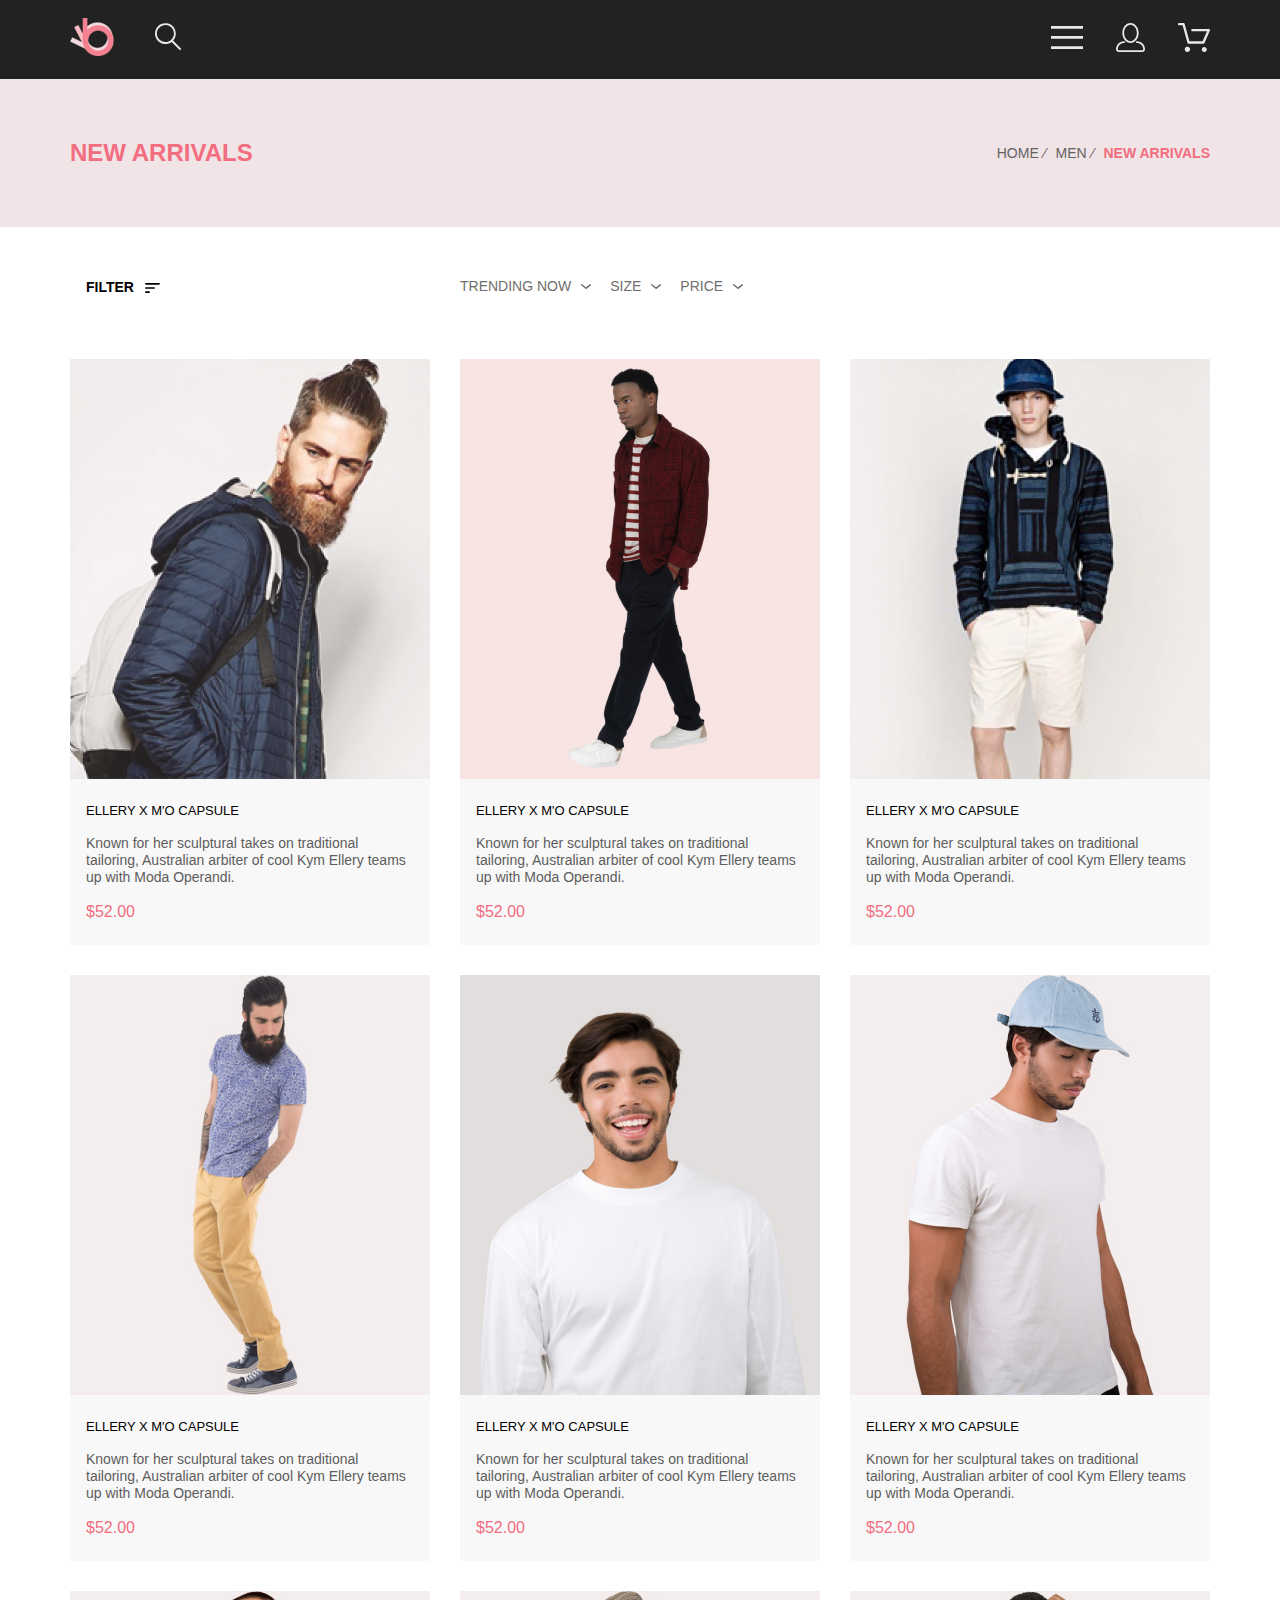
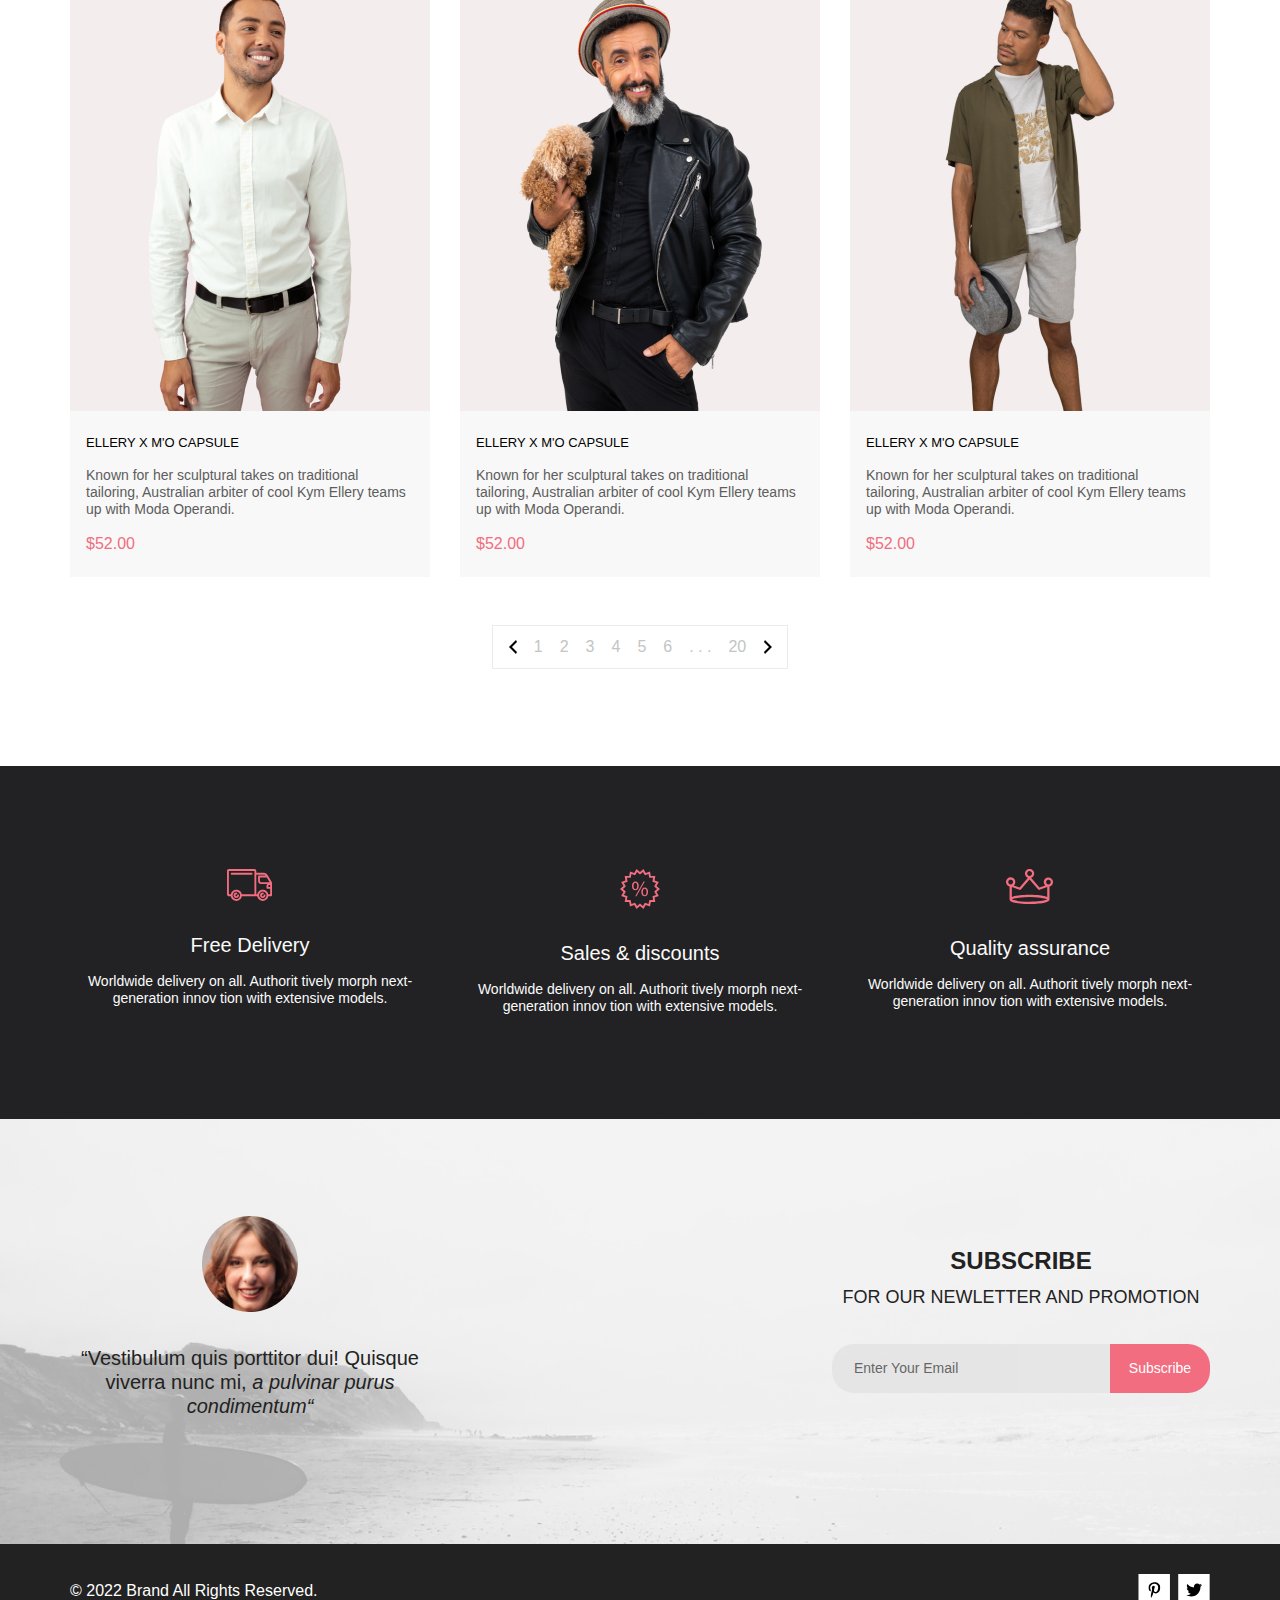
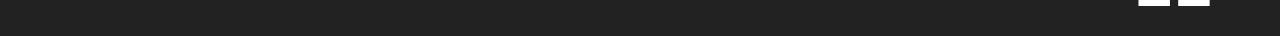
<file: Pages/catalog.html>
<!DOCTYPE html>
<html lang="en">
<head>
    <meta charset="UTF-8">
    <meta name="viewport" content="width=device-width, initial-scale=1.0">
    <title>CATALOG</title>
    <link href="https://fonts.cdnfonts.com/css/lato" rel="stylesheet">
    <link href="https://fonts.cdnfonts.com/css/roboto" rel="stylesheet">
    <link rel="stylesheet" href="../CSS/style_catalog.css">
</head>
<body>
    <header>
        <div class="header__menu center">
            <div class="logo">
                <a href="../index.html">
                <img src="../img/header__logo.svg" alt="logo">
                </a>
                <a href="#">
                    <svg class="search" width="27" height="28" viewBox="0 0 27 28" fill="none"
                        xmlns="http://www.w3.org/2000/svg">
                        <path
                            d="M19.0589 17.6249C20.6705 15.8648 21.6275 13.6038 21.769 11.2215C21.9106 8.8392 21.2281 6.48075 19.8362 4.5422C18.4443 2.60365 16.4278 1.20306 14.1252 0.575643C11.8227 -0.0517774 9.37437 0.132183 7.19143 1.09663C5.0085 2.06108 3.22389 3.74727 2.1373 5.87205C1.05071 7.99682 0.728322 10.4308 1.22426 12.7652C1.72021 15.0996 3.00428 17.1922 4.86085 18.6917C6.71741 20.1912 9.0334 21.0063 11.4199 20.9999C13.6723 21.003 15.8638 20.269 17.6599 18.9099L25.4079 26.7169C25.4934 26.806 25.5958 26.8771 25.7091 26.926C25.8225 26.975 25.9444 27.0008 26.0679 27.0019C26.1916 27.0023 26.314 26.9772 26.4276 26.9282C26.5411 26.8792 26.6434 26.8072 26.7279 26.7169C26.9018 26.536 26.999 26.2949 26.999 26.0439C26.999 25.793 26.9018 25.5518 26.7279 25.3709L19.0589 17.6249ZM2.88589 10.4999C2.89873 8.81465 3.41021 7.17089 4.35586 5.77587C5.30151 4.38086 6.63899 3.29703 8.1997 2.66102C9.76042 2.02501 11.4745 1.86529 13.1258 2.202C14.7772 2.53871 16.2919 3.35678 17.479 4.55307C18.6661 5.74935 19.4725 7.27031 19.7965 8.92421C20.1204 10.5781 19.9475 12.2909 19.2995 13.8467C18.6515 15.4024 17.5574 16.7315 16.1551 17.6664C14.7529 18.6013 13.1052 19.1001 11.4199 19.0999C9.14843 19.0891 6.97409 18.1774 5.3741 16.5651C3.77412 14.9527 2.87924 12.7714 2.88589 10.4999Z"
                            fill="#E8E8E8" />
                    </svg>
                </a>
            </div>    
            <nav class="navigation">
                <a href="#">
                    <svg class="burger" width="32" height="23" viewBox="0 0 32 23" fill="none"
                        xmlns="http://www.w3.org/2000/svg">
                        <path d="M0 23V20.31H32V23H0ZM0 12.76V10.07H32V12.76H0ZM0 2.69V0H32V2.69H0Z" fill="#E8E8E8" />
                    </svg>
                </a>
                <a href="../Pages/registration.html">
                    <svg class="user" width="29" height="29" viewBox="0 0 29 29" fill="none" xmlns="http://www.w3.org/2000/svg">
                        <path
                           d="M14.5 19.937C19 19.937 22.656 15.464 22.656 9.968C22.656 4.472 19 0 14.5 0C13.3631 0.0217413 12.2463 0.303398 11.2351 0.823397C10.2239 1.34339 9.34507 2.08794 8.66602 3C7.12663 4.99573 6.30819 7.45381 6.34399 9.974C6.34399 15.465 10 19.937 14.5 19.937ZM14.5 1.813C18 1.813 20.844 5.472 20.844 9.969C20.844 14.466 17.998 18.125 14.5 18.125C11.002 18.125 8.15603 14.465 8.15503 9.969C8.15403 5.473 11 1.813 14.5 1.813ZM20.844 18.125C20.6036 18.125 20.373 18.2205 20.203 18.3905C20.033 18.5605 19.9375 18.7911 19.9375 19.0315C19.9375 19.2719 20.033 19.5025 20.203 19.6725C20.373 19.8425 20.6036 19.938 20.844 19.938C22.526 19.9399 24.1386 20.6088 25.3279 21.7982C26.5172 22.9875 27.1861 24.6 27.188 26.282C27.1875 26.5221 27.0918 26.7523 26.922 26.9221C26.7522 27.0918 26.5221 27.1875 26.282 27.188H2.71997C2.47985 27.1875 2.24975 27.0918 2.07996 26.9221C1.91016 26.7523 1.81449 26.5221 1.81396 26.282C1.81608 24.6001 2.48517 22.9877 3.67444 21.7985C4.86371 20.6092 6.47608 19.9401 8.15796 19.938C8.39824 19.938 8.62868 19.8425 8.79858 19.6726C8.96849 19.5027 9.06396 19.2723 9.06396 19.032C9.06396 18.7917 8.96849 18.5613 8.79858 18.3914C8.62868 18.2215 8.39824 18.126 8.15796 18.126C5.99541 18.1279 3.92201 18.9875 2.39258 20.5164C0.863144 22.0453 0.00264777 24.1185 0 26.281C0.000794067 27.0019 0.287502 27.693 0.797241 28.2027C1.30698 28.7125 1.99811 28.9992 2.71899 29H26.282C27.0027 28.9989 27.6936 28.7121 28.2031 28.2024C28.7126 27.6927 28.9992 27.0017 29 26.281C28.9974 24.1187 28.1372 22.0457 26.6083 20.5168C25.0793 18.9878 23.0063 18.1276 20.844 18.125Z"
                           fill="#E8E8E8" />
                    </svg>
                </a>
                <a href="../Pages/cart.html">
                    <svg class="shop__cart" width="32" height="29" viewBox="0 0 32 29" fill="none" xmlns="http://www.w3.org/2000/svg">
                        <path
                           d="M26.2009 29C25.5532 28.9738 24.9415 28.6948 24.4972 28.2227C24.0529 27.7506 23.8114 27.1232 23.8245 26.475C23.8376 25.8269 24.1043 25.2097 24.5673 24.7559C25.0303 24.3022 25.6527 24.048 26.301 24.048C26.9493 24.048 27.5717 24.3022 28.0347 24.7559C28.4977 25.2097 28.7644 25.8269 28.7775 26.475C28.7906 27.1232 28.549 27.7506 28.1047 28.2227C27.6604 28.6948 27.0488 28.9738 26.401 29H26.2009ZM6.75293 26.32C6.75293 25.79 6.91011 25.2718 7.20459 24.8311C7.49907 24.3904 7.91764 24.0469 8.40735 23.844C8.89705 23.6412 9.43594 23.5881 9.95581 23.6915C10.4757 23.7949 10.9532 24.0502 11.328 24.425C11.7028 24.7998 11.9581 25.2773 12.0615 25.7972C12.1649 26.317 12.1118 26.8559 11.9089 27.3456C11.7061 27.8353 11.3626 28.2539 10.9219 28.5483C10.4812 28.8428 9.96304 29 9.43298 29C9.08087 29.0003 8.73212 28.9311 8.40674 28.7966C8.08136 28.662 7.78569 28.4646 7.53662 28.2158C7.28755 27.9669 7.09001 27.6713 6.9552 27.3461C6.82039 27.0208 6.75098 26.6721 6.75098 26.32H6.75293ZM10.553 20.686C10.2935 20.6868 10.0409 20.6024 9.83411 20.4457C9.62727 20.2891 9.47758 20.0689 9.40796 19.819L4.57495 2.36401H1.18201C0.868521 2.36401 0.567859 2.23947 0.346191 2.01781C0.124523 1.79614 0 1.49549 0 1.18201C0 0.868519 0.124523 0.567873 0.346191 0.346205C0.567859 0.124537 0.868521 5.81268e-06 1.18201 5.81268e-06H5.46301C5.7225 -0.00080736 5.97504 0.0837201 6.18176 0.240568C6.38848 0.397416 6.53784 0.617884 6.60693 0.868006L11.4399 18.323H24.6179L29.001 8.27501H14.401C14.2428 8.27961 14.0854 8.25242 13.9379 8.19507C13.7904 8.13771 13.6559 8.05134 13.5424 7.94108C13.4288 7.83082 13.3386 7.69891 13.277 7.55315C13.2154 7.40739 13.1836 7.25075 13.1836 7.0925C13.1836 6.93426 13.2154 6.77762 13.277 6.63186C13.3386 6.4861 13.4288 6.35419 13.5424 6.24393C13.6559 6.13367 13.7904 6.0473 13.9379 5.98994C14.0854 5.93259 14.2428 5.90541 14.401 5.91001H30.814C31.0097 5.90996 31.2022 5.95866 31.3744 6.05172C31.5465 6.14478 31.6928 6.27926 31.7999 6.44301C31.9078 6.60729 31.9734 6.79569 31.9908 6.99145C32.0083 7.18721 31.9771 7.38424 31.9 7.565L26.495 19.977C26.4026 20.1876 26.251 20.3668 26.0585 20.4927C25.866 20.6186 25.641 20.6858 25.411 20.686H10.553Z"
                           fill="#E8E8E8" />
                    </svg>
                </a>
            </nav>
        </div>
        <div class="header center">
            <h1 class="title">NEW ARRIVALS</h1>
            <nav class="product__link">
               <ui class="nav__link">
                  <li><a class="link" href="#">HOME</a></li>
                  <li><a class="link" href="#">MEN</a></li>
                  <li><a class="link__big" href="#">NEW ARRIVALS</a></li>
               </ui>
            </nav>
        </div>
    </header>
     <section class="filter__sort center">
        <details class="filter">
           <summary class="filter__summary">
              <span class="filter__heading">FILTER</span>
              <svg width="15" height="10" viewBox="0 0 15 10" fill="none" xmlns="http://www.w3.org/2000/svg">
                 <path
                    d="M0.833333 10H4.16667C4.625 10 5 9.625 5 9.16667C5 8.70833 4.625 8.33333 4.16667 8.33333H0.833333C0.375 8.33333 0 8.70833 0 9.16667C0 9.625 0.375 10 0.833333 10ZM0 0.833333C0 1.29167 0.375 1.66667 0.833333 1.66667H14.1667C14.625 1.66667 15 1.29167 15 0.833333C15 0.375 14.625 0 14.1667 0H0.833333C0.375 0 0 0.375 0 0.833333ZM0.833333 5.83333H9.16667C9.625 5.83333 10 5.45833 10 5C10 4.54167 9.625 4.16667 9.16667 4.16667H0.833333C0.375 4.16667 0 4.54167 0 5C0 5.45833 0.375 5.83333 0.833333 5.83333Z"
                    fill="black" />
              </svg>
           </summary>

           <div class="filter__content">
              <details class="filter__item" open>
                 <summary class="filter__head">CATEGORY</summary>
                 <div class="filter__link-box">
                    <a href="#" class="filter__link">Accessories</a>
                    <a href="#" class="filter__link">Bags</a>
                    <a href="#" class="filter__link">Denim</a>
                    <a href="#" class="filter__link">Hoodies & Sweatshirts</a>
                    <a href="#" class="filter__link">Jackets & Coats</a>
                    <a href="#" class="filter__link">Polos</a>
                    <a href="#" class="filter__link">Shirts</a>
                    <a href="#" class="filter__link">Shoes</a>
                    <a href="#" class="filter__link">Sweaters & Knits</a>
                    <a href="#" class="filter__link">T-Shirts</a>
                    <a href="#" class="filter__link">Tanks</a>
                 </div>
              </details>
              <details class="filter__item">
                 <summary class="filter__head">BRAND</summary>
                 <div class="filter__link-box">
                    <a href="#" class="filter__link">Accessories</a>
                 </div>
              </details>
              <details class="filter__item">
                 <summary class="filter__head">DESIGNER</summary>
                 <div class="filter__link-box">
                    <a href="#" class="filter__link">Accessories</a>
                    <a href="#" class="filter__link">Bags</a>
                 </div>
              </details>
           </div>
        </details>
        <div class="sort">
           <details class="sort__details">
              <summary class="sort__summary">
                 <span class="sort__heading">TRENDING NOW</span>
                 <svg width="11" height="6" viewBox="0 0 11 6" fill="none" xmlns="http://www.w3.org/2000/svg">
                    <path
                       d="M5.00214 5.00214C4.83521 5.00247 4.67343 4.94433 4.54488 4.83782L0.258102 1.2655C0.112196 1.14422 0.0204417 0.969958 0.00302325 0.781035C-0.0143952 0.592112 0.0439493 0.404007 0.165221 0.258101C0.286493 0.112196 0.460759 0.0204417 0.649682 0.00302327C0.838605 -0.0143952 1.02671 0.043949 1.17262 0.165221L5.00214 3.36602L8.83167 0.279536C8.90475 0.220188 8.98884 0.175869 9.0791 0.149125C9.16937 0.122382 9.26403 0.113741 9.35764 0.1237C9.45126 0.133659 9.54198 0.162021 9.6246 0.207156C9.70722 0.252292 9.7801 0.313311 9.83906 0.386705C9.90449 0.460167 9.95405 0.546351 9.98462 0.639855C10.0152 0.733359 10.0261 0.83217 10.0167 0.930097C10.0073 1.02802 9.97784 1.12296 9.93005 1.20895C9.88227 1.29494 9.81724 1.37013 9.73904 1.42982L5.45225 4.88068C5.32002 4.97036 5.16154 5.01312 5.00214 5.00214V5.00214Z"
                       fill="#6F6E6E" />
                 </svg>
              </summary>
           </details>
           <details class="sort__details">
              <summary class="sort__summary">
                 <span class="sort__heading">SIZE</span>
                 <svg width="11" height="6" viewBox="0 0 11 6" fill="none" xmlns="http://www.w3.org/2000/svg">
                    <path
                       d="M5.00214 5.00214C4.83521 5.00247 4.67343 4.94433 4.54488 4.83782L0.258102 1.2655C0.112196 1.14422 0.0204417 0.969958 0.00302325 0.781035C-0.0143952 0.592112 0.0439493 0.404007 0.165221 0.258101C0.286493 0.112196 0.460759 0.0204417 0.649682 0.00302327C0.838605 -0.0143952 1.02671 0.043949 1.17262 0.165221L5.00214 3.36602L8.83167 0.279536C8.90475 0.220188 8.98884 0.175869 9.0791 0.149125C9.16937 0.122382 9.26403 0.113741 9.35764 0.1237C9.45126 0.133659 9.54198 0.162021 9.6246 0.207156C9.70722 0.252292 9.7801 0.313311 9.83906 0.386705C9.90449 0.460167 9.95405 0.546351 9.98462 0.639855C10.0152 0.733359 10.0261 0.83217 10.0167 0.930097C10.0073 1.02802 9.97784 1.12296 9.93005 1.20895C9.88227 1.29494 9.81724 1.37013 9.73904 1.42982L5.45225 4.88068C5.32002 4.97036 5.16154 5.01312 5.00214 5.00214V5.00214Z"
                       fill="#6F6E6E" />
                 </svg>
              </summary>
              <div class="sort__box">
                 <div class="sort__check">
                    <input id="sort__check1" type="checkbox">
                    <label for="sort__check1">XS</label>
                 </div>
                 <div class="sort__check">
                    <input id="sort__check2" type="checkbox">
                    <label for="sort__check2">S</label>
                 </div>
                 <div class="sort__check">
                    <input id="sort__check3" type="checkbox">
                    <label for="sort__check3">M</label>
                 </div>
                 <div class="sort__check">
                    <input id="sort__check4" type="checkbox">
                    <label for="sort__check4">L</label>
                 </div>
              </div>
           </details>
           <details class="sort__details">
              <summary class="sort__summary">
                 <span class="sort__heading">PRICE</span>
                 <svg width="11" height="6" viewBox="0 0 11 6" fill="none" xmlns="http://www.w3.org/2000/svg">
                    <path
                       d="M5.00214 5.00214C4.83521 5.00247 4.67343 4.94433 4.54488 4.83782L0.258102 1.2655C0.112196 1.14422 0.0204417 0.969958 0.00302325 0.781035C-0.0143952 0.592112 0.0439493 0.404007 0.165221 0.258101C0.286493 0.112196 0.460759 0.0204417 0.649682 0.00302327C0.838605 -0.0143952 1.02671 0.043949 1.17262 0.165221L5.00214 3.36602L8.83167 0.279536C8.90475 0.220188 8.98884 0.175869 9.0791 0.149125C9.16937 0.122382 9.26403 0.113741 9.35764 0.1237C9.45126 0.133659 9.54198 0.162021 9.6246 0.207156C9.70722 0.252292 9.7801 0.313311 9.83906 0.386705C9.90449 0.460167 9.95405 0.546351 9.98462 0.639855C10.0152 0.733359 10.0261 0.83217 10.0167 0.930097C10.0073 1.02802 9.97784 1.12296 9.93005 1.20895C9.88227 1.29494 9.81724 1.37013 9.73904 1.42982L5.45225 4.88068C5.32002 4.97036 5.16154 5.01312 5.00214 5.00214V5.00214Z"
                       fill="#6F6E6E" />
                 </svg>
              </summary>
           </details>
        </div>
     </section>
     <section class="products center">
        <div class="product__box">
           <div class="product">
              <a href="#" class="product__image-hover">
                 <div class="add__cart">
                    <img src="../img/shop.svg" alt="">
                    <p class="text__add__cart">Add to Cart</p>
                 </div>
                 <img class="product__img" src="../img/product1.jpg" alt="product 1">
              </a>
              <div class="product__content">
                 <a href="#" class="product__name">ELLERY X M'O CAPSULE</a>
                 <p class="product__text">Known for her sculptural takes on traditional tailoring, Australian arbiter
                    of
                    cool
                    Kym Ellery teams up with Moda Operandi.</p>
                 <div class="product__price">$52.00</div>
              </div>
           </div>
           <div class="product">
              <a href="#" class="product__image-hover">
                 <div class="add__cart">
                    <img src="../img/shop.svg" alt="">
                    <p class="text__add__cart">Add to Cart</p>
                 </div>
                 <img class="product__img" src="../img/product7.jpg" alt="product 7">
              </a>
              <div class="product__content">
                 <a href="#" class="product__name">ELLERY X M'O CAPSULE</a>
                 <p class="product__text">Known for her sculptural takes on traditional tailoring, Australian arbiter
                    of
                    cool
                    Kym Ellery teams up with Moda Operandi.</p>
                 <div class="product__price">$52.00</div>
              </div>
           </div>

           <div class="product">
              <a href="#" class="product__image-hover">
                 <div class="add__cart">
                    <img src="../img/shop.svg" alt="">
                    <p class="text__add__cart">Add to Cart</p>
                 </div>
                 <img class="product__img" src="../img/product3.jpg" alt="product 3">
              </a>
              <div class="product__content">
                 <a href="#" class="product__name">ELLERY X M'O CAPSULE</a>
                 <p class="product__text">Known for her sculptural takes on traditional tailoring, Australian arbiter
                    of
                    cool
                    Kym Ellery teams up with Moda Operandi.</p>
                 <div class="product__price">$52.00</div>
              </div>
           </div>

           <div class="product">
              <a href="#" class="product__image-hover">
                 <div class="add__cart">
                    <img src="../img/shop.svg" alt="">
                    <p class="text__add__cart">Add to Cart</p>
                 </div>
                 <img class="product__img" src="../img/product4.jpg" alt="product 4">
              </a>
              <div class="product__content">
                 <a href="#" class="product__name">ELLERY X M'O CAPSULE</a>
                 <p class="product__text">Known for her sculptural takes on traditional tailoring, Australian arbiter
                    of
                    cool
                    Kym Ellery teams up with Moda Operandi.</p>
                 <div class="product__price">$52.00</div>
              </div>
           </div>

           <div class="product">
              <a href="#" class="product__image-hover">
                 <div class="add__cart">
                    <img src="../img/shop.svg" alt="">
                    <p class="text__add__cart">Add to Cart</p>
                 </div>
                 <img class="product__img" src="../img/product8.jpg" alt="product 8">
              </a>
              <div class="product__content">
                 <a href="#" class="product__name">ELLERY X M'O CAPSULE</a>
                 <p class="product__text">Known for her sculptural takes on traditional tailoring, Australian arbiter
                    of
                    cool
                    Kym Ellery teams up with Moda Operandi.</p>
                 <div class="product__price">$52.00</div>
              </div>
           </div>

           <div class="product">
              <a href="#" class="product__image-hover">
                 <div class="add__cart">
                    <img src="../img/shop.svg" alt="">
                    <p class="text__add__cart">Add to Cart</p>
                 </div>
                 <img class="product__img" src="../img/product9.jpg" alt="product 9">
              </a>
              <div class="product__content">
                 <a href="#" class="product__name">ELLERY X M'O CAPSULE</a>
                 <p class="product__text">Known for her sculptural takes on traditional tailoring, Australian arbiter
                    of
                    cool
                    Kym Ellery teams up with Moda Operandi.</p>
                 <div class="product__price">$52.00</div>
              </div>
           </div>

           <div class="product">
              <a href="#" class="product__image-hover">
                 <div class="add__cart">
                    <img src="../img/shop.svg" alt="">
                    <p class="text__add__cart">Add to Cart</p>
                 </div>
                 <img class="product__img" src="../img/product10.jpg" alt="product 10">
              </a>
              <div class="product__content">
                 <a href="#" class="product__name">ELLERY X M'O CAPSULE</a>
                 <p class="product__text">Known for her sculptural takes on traditional tailoring, Australian arbiter
                    of
                    cool
                    Kym Ellery teams up with Moda Operandi.</p>
                 <div class="product__price">$52.00</div>
              </div>
           </div>

           <div class="product">
              <a href="#" class="product__image-hover">
                 <div class="add__cart">
                    <img src="../img/shop.svg" alt="">
                    <p class="text__add__cart">Add to Cart</p>
                 </div>
                 <img class="product__img" src="../img/product11.jpg" alt="product 11">
              </a>
              <div class="product__content">
                 <a href="#" class="product__name">ELLERY X M'O CAPSULE</a>
                 <p class="product__text">Known for her sculptural takes on traditional tailoring, Australian arbiter
                    of
                    cool
                    Kym Ellery teams up with Moda Operandi.</p>
                 <div class="product__price">$52.00</div>
              </div>
           </div>

           <div class="product">
              <a href="#" class="product__image-hover">
                 <div class="add__cart">
                    <img src="../img/shop.svg" alt="">
                    <p class="text__add__cart">Add to Cart</p>
                 </div>
                 <img class="product__img" src="../img/product12.jpg" alt="product 12">
              </a>
              <div class="product__content">
                 <a href="#" class="product__name">ELLERY X M'O CAPSULE</a>
                 <p class="product__text">Known for her sculptural takes on traditional tailoring, Australian arbiter
                    of
                    cool
                    Kym Ellery teams up with Moda Operandi.</p>
                 <div class="product__price">$52.00</div>
              </div>
           </div>
        </div>
        <section class="page">
           <div class="page__numbers">
              <svg class="page__arrow" width="9" height="14" viewBox="0 0 9 14" fill="none"
                 xmlns="http://www.w3.org/2000/svg">
                 <path d="M8.99512 2L3.99512 7L8.99512 12L7.99512 14L0.995117 7L7.99512 0L8.99512 2Z" fill="black" />
              </svg>
              <a href="#" class="page__number">1</a>
              <a href="#" class="page__number">2</a>
              <a href="#" class="page__number">3</a>
              <a href="#" class="page__number">4</a>
              <a href="#" class="page__number">5</a>
              <a href="#" class="page__number">6</a>
              <a href="#" class="page__number">. . .</a>
              <a href="#" class="page__number ellipsis">20</a>
              <svg class="page__arrow" width="9" height="14" viewBox="0 0 9 14" fill="none"
                 xmlns="http://www.w3.org/2000/svg">
                 <path d="M0.994995 12L5.995 7L0.994995 2L1.995 0L8.995 7L1.995 14L0.994995 12Z" fill="black" />
              </svg>
           </div>
        </section>
     </section>
    <section class="advantages center">
        <article class="value">
            <a href="#">
                <svg class="img__svg" xmlns="http://www.w3.org/2000/svg" width="46" height="32" viewBox="0 0 46 32" fill="none">
                    <path d="M30.2868 27.2429H14.8098C14.6026 28.5509 13.9355 29.742 12.9285 30.6021C11.9215 31.4621 10.6406 31.9346 9.31633 31.9346C7.99203 31.9346 6.71117 31.4621 5.70415 30.6021C4.69713 29.742 4.03003 28.5509 3.82283 27.2429H1.88582C1.391 27.2397 0.91765 27.0404 0.569536 26.6887C0.221422 26.337 0.0269624 25.8618 0.0288259 25.3669V1.87695C0.0266969 1.38195 0.221028 0.906335 0.56917 0.554443C0.917313 0.202551 1.39082 0.00317363 1.88582 0H27.4368C27.9318 0.00317353 28.4051 0.202522 28.7531 0.554443C29.1011 0.906364 29.2952 1.38204 29.2928 1.87695V3.78198H36.4138C36.4942 3.78164 36.5742 3.79208 36.6518 3.81299C38.9518 4.01299 40.1088 5.2129 41.3288 7.2749L44.8878 13.3689C44.9727 13.5136 45.0176 13.6782 45.0178 13.8459V26.304C45.0189 26.5515 44.9216 26.7892 44.7475 26.9651C44.5733 27.141 44.3364 27.2406 44.0888 27.2419H41.2748C41.0676 28.5499 40.4005 29.741 39.3935 30.6011C38.3865 31.4611 37.1056 31.9336 35.7813 31.9336C34.457 31.9336 33.1762 31.4611 32.1691 30.6011C31.1621 29.741 30.495 28.5499 30.2878 27.2419L30.2868 27.2429ZM32.0648 26.304C32.0727 27.0369 32.2973 27.7511 32.7102 28.3567C33.1231 28.9623 33.706 29.4322 34.3854 29.7073C35.0649 29.9824 35.8105 30.0503 36.5284 29.9026C37.2464 29.7548 37.9046 29.398 38.4202 28.877C38.9358 28.3559 39.2857 27.6941 39.426 26.9746C39.5662 26.2551 39.4905 25.5103 39.2083 24.8337C38.9262 24.1572 38.4502 23.5794 37.8403 23.1729C37.2304 22.7663 36.5138 22.5491 35.7808 22.5488C34.7905 22.5552 33.8431 22.9543 33.1464 23.6582C32.4498 24.3621 32.0608 25.3136 32.0648 26.304ZM5.60085 26.304C5.60874 27.0369 5.83327 27.7511 6.2462 28.3567C6.65914 28.9623 7.24201 29.4322 7.92143 29.7073C8.60086 29.9824 9.34648 30.0503 10.0644 29.9026C10.7824 29.7548 11.4406 29.398 11.9562 28.877C12.4718 28.3559 12.8217 27.6941 12.962 26.9746C13.1022 26.2551 13.0265 25.5103 12.7443 24.8337C12.4622 24.1572 11.9862 23.5794 11.3763 23.1729C10.7664 22.7663 10.0498 22.5491 9.31682 22.5488C8.3263 22.5549 7.37866 22.9537 6.68181 23.6577C5.98496 24.3617 5.59585 25.3134 5.59984 26.304H5.60085ZM41.2728 25.366H43.1588V19.7478H40.4228C40.3002 19.7473 40.1789 19.7227 40.0659 19.6753C39.9528 19.6279 39.8502 19.5585 39.7639 19.4714C39.6776 19.3843 39.6094 19.281 39.563 19.1675C39.5167 19.054 39.4932 18.9324 39.4938 18.8098V16.9629C39.4935 16.2423 39.7691 15.5488 40.2638 15.0249H33.8848C33.8076 15.0248 33.7307 15.015 33.6558 14.9958C32.9511 14.933 32.2956 14.6081 31.819 14.0852C31.3423 13.5623 31.0793 12.8794 31.0818 12.1719V7.47192C31.0812 7.34927 31.1047 7.22758 31.151 7.11401C31.1973 7.00044 31.2656 6.89725 31.3519 6.81006C31.4381 6.72286 31.5407 6.6535 31.6538 6.60596C31.7669 6.55841 31.8882 6.53361 32.0108 6.53296H38.4938C38.1495 6.21428 37.7421 5.97123 37.2981 5.81982C36.854 5.66842 36.3831 5.61187 35.9158 5.65381H29.2928V25.3618H30.2868C30.494 24.0538 31.1611 22.8627 32.1682 22.0027C33.1752 21.1426 34.456 20.6702 35.7803 20.6702C37.1046 20.6702 38.3855 21.1426 39.3925 22.0027C40.3995 22.8627 41.0666 24.0538 41.2738 25.3618L41.2728 25.366ZM14.8088 25.366H27.4358V1.87598H1.88582V25.366H3.82283C4.03003 24.058 4.69713 22.8666 5.70415 22.0066C6.71117 21.1465 7.99203 20.6741 9.31633 20.6741C10.6406 20.6741 11.9215 21.1465 12.9285 22.0066C13.9355 22.8666 14.6026 24.058 14.8098 25.366H14.8088ZM41.3508 16.9658V17.875H43.1588V16.0278H42.2798C42.033 16.0294 41.7968 16.1288 41.6229 16.304C41.449 16.4792 41.3516 16.716 41.3518 16.9629L41.3508 16.9658ZM32.9378 12.1738C32.9368 12.4263 33.0359 12.6691 33.2134 12.8486C33.3909 13.0282 33.6324 13.13 33.8848 13.1318C33.9487 13.1316 34.0124 13.1384 34.0748 13.1519H42.5998L39.8339 8.41602H32.9338L32.9378 12.1738ZM33.0308 26.3059C33.0279 25.5734 33.3157 24.8695 33.8311 24.3489C34.3464 23.8283 35.0473 23.5333 35.7798 23.5288C36.0286 23.5288 36.2672 23.6278 36.4431 23.8037C36.619 23.9796 36.7178 24.218 36.7178 24.4668C36.7178 24.7156 36.619 24.9542 36.4431 25.1301C36.2672 25.306 36.0286 25.4048 35.7798 25.4048C35.6015 25.4032 35.4267 25.4548 35.2777 25.5527C35.1286 25.6507 35.012 25.7905 34.9427 25.9548C34.8733 26.1191 34.8544 26.3005 34.8882 26.4756C34.922 26.6507 35.0071 26.8118 35.1326 26.9385C35.2582 27.0651 35.4185 27.1516 35.5933 27.187C35.7681 27.2224 35.9494 27.2051 36.1144 27.1372C36.2793 27.0693 36.4203 26.9538 36.5196 26.8057C36.6188 26.6575 36.6718 26.4833 36.6718 26.3049C36.6718 26.0587 36.7696 25.8226 36.9438 25.6484C37.1179 25.4743 37.3541 25.3765 37.6003 25.3765C37.8466 25.3765 38.0828 25.4743 38.2569 25.6484C38.431 25.8226 38.5288 26.0587 38.5288 26.3049C38.5288 27.0343 38.2391 27.7338 37.7234 28.2495C37.2077 28.7652 36.5082 29.0549 35.7788 29.0549C35.0495 29.0549 34.35 28.7652 33.8343 28.2495C33.3186 27.7338 33.0288 27.0343 33.0288 26.3049L33.0308 26.3059ZM6.56682 26.3059C6.56389 25.5734 6.85171 24.8695 7.36708 24.3489C7.88245 23.8283 8.58329 23.5333 9.31584 23.5288C9.56462 23.5288 9.8032 23.6278 9.97911 23.8037C10.155 23.9796 10.2538 24.218 10.2538 24.4668C10.2538 24.7156 10.155 24.9542 9.97911 25.1301C9.8032 25.306 9.56462 25.4048 9.31584 25.4048C9.13751 25.4032 8.9627 25.4548 8.81365 25.5527C8.66459 25.6507 8.548 25.7905 8.47865 25.9548C8.40931 26.1191 8.39033 26.3005 8.42415 26.4756C8.45797 26.6507 8.54305 26.8118 8.6686 26.9385C8.79414 27.0651 8.95449 27.1516 9.12929 27.187C9.30409 27.2224 9.48546 27.2051 9.65038 27.1372C9.8153 27.0693 9.95634 26.9538 10.0556 26.8057C10.1548 26.6575 10.2078 26.4833 10.2078 26.3049C10.2078 26.0587 10.3057 25.8226 10.4798 25.6484C10.6539 25.4743 10.8901 25.3765 11.1363 25.3765C11.3826 25.3765 11.6188 25.4743 11.7929 25.6484C11.967 25.8226 12.0648 26.0587 12.0648 26.3049C12.0648 27.0343 11.7751 27.7338 11.2594 28.2495C10.7437 28.7652 10.0442 29.0549 9.31484 29.0549C8.58549 29.0549 7.88601 28.7652 7.37029 28.2495C6.85456 27.7338 6.56484 27.0343 6.56484 26.3049L6.56682 26.3059ZM4.70885 5.65991C4.46008 5.65991 4.22149 5.56116 4.04558 5.38525C3.86967 5.20934 3.77083 4.9707 3.77083 4.72192C3.77083 4.47315 3.86967 4.2345 4.04558 4.05859C4.22149 3.88268 4.46008 3.78394 4.70885 3.78394H24.6088C24.8576 3.78394 25.0962 3.88268 25.2721 4.05859C25.448 4.2345 25.5468 4.47315 25.5468 4.72192C25.5468 4.9707 25.448 5.20934 25.2721 5.38525C25.0962 5.56116 24.8576 5.65991 24.6088 5.65991H4.70885Z" fill="#F16D7F"/>
                </svg>
                <h3 class="advantages__title">Free Delivery</h3>
                <p class="advantages__text">Worldwide delivery on all. Authorit tively morph next-generation innov tion with extensive models.</p>
            </a>
        </article>
        <article class="value">
            <a href="#">
                <svg class="img__svg" xmlns="http://www.w3.org/2000/svg" width="40" height="40" viewBox="0 0 40 40" fill="none">
                    <path d="M19.9939 37.0239L16.5229 39.9238L14.2349 36.0039L9.99487 37.5159L9.17285 33.0359L4.67987 32.991L5.41187 28.491L1.20386 26.8909L3.41388 22.925L-0.00012207 19.96L3.41187 16.9929L1.2019 13.0278L5.41089 11.428L4.67786 6.93286L9.17188 6.88892L9.9939 2.40894L14.2339 3.91992L16.5219 0L19.9929 2.8999L23.4639 0L25.7529 3.9209L29.9929 2.40894L30.8139 6.88989L35.3079 6.93481L34.5759 11.4299L38.7839 13.03L36.5739 16.9958L39.9859 19.9609L36.5739 22.928L38.7829 26.894L34.5739 28.4939L35.3069 32.988L30.8119 33.033L29.9909 37.5139L25.7529 36.0029L23.4639 39.9229L19.9939 37.0239ZM21.1999 35.541L22.9609 37.012L24.1219 35.022L24.9139 33.666L26.3819 34.189L28.5329 34.957L28.9499 32.6838L29.2349 31.1289L30.7959 31.113L33.0779 31.092L32.7059 28.8098L32.4519 27.25L33.9109 26.696L36.0449 25.8828L34.9249 23.873L34.1589 22.498L35.3419 21.4709L37.0759 19.9609L35.3429 18.4609L34.1599 17.4319L34.9259 16.0559L36.0469 14.0449L33.9129 13.2339L32.4539 12.6809L32.7089 11.1208L33.0809 8.83984L30.7989 8.81689L29.2389 8.80103L28.9539 7.24683L28.5379 4.97388L26.3859 5.74097L24.9179 6.26392L24.1249 4.90698L22.9629 2.91699L21.2009 4.38794L19.9958 5.39282L18.7909 4.38794L17.0299 2.91699L15.8689 4.90601L15.0769 6.26294L13.6078 5.73999L11.4579 4.97192L11.0399 7.24585L10.7549 8.80005L9.19489 8.81592L6.91388 8.83789L7.28589 11.1199L7.53986 12.678L6.08087 13.2329L3.94586 14.0439L5.06689 16.0549L5.83289 17.4299L4.6499 18.459L2.91589 19.967L4.64886 21.4739L5.83185 22.5029L5.06586 23.8779L3.94489 25.8879L6.07788 26.698L7.5379 27.2529L7.2829 28.812L6.91187 31.0959L9.19287 31.1189L10.7529 31.135L11.0379 32.6899L11.4549 34.9619L13.6069 34.1948L15.0759 33.6719L15.8679 35.0288L17.0299 37.019L18.7909 35.5479L19.9958 34.543L21.1999 35.541ZM21.3179 23.02C21.3179 20.093 22.8829 18.4648 24.7769 18.4648C26.7829 18.4648 28.0769 20.0279 28.0769 22.7949C28.0769 25.8539 26.4919 27.3718 24.6619 27.3718C22.8829 27.3718 21.3379 25.922 21.3179 23.02ZM22.8389 22.9319C22.8159 24.7829 23.5209 26.1899 24.7109 26.1899C25.9879 26.1899 26.5609 24.8049 26.5609 22.8899C26.5609 21.1249 26.0539 19.6528 24.7109 19.6528C23.4999 19.6488 22.8389 21.1029 22.8389 22.9309V22.9319ZM15.1938 27.332L23.6089 12.613H24.8419L16.4269 27.332H15.1938ZM11.9789 16.99C11.9789 14.09 13.5419 12.458 15.4369 12.458C17.4369 12.458 18.7629 14.022 18.7629 16.79C18.7629 19.848 17.1769 21.365 15.3269 21.365C13.5439 21.365 11.9999 19.915 11.9789 16.991V16.99ZM13.5209 16.9238C13.4769 18.7748 14.1618 20.1809 15.3708 20.1829C16.6479 20.1829 17.2209 18.7988 17.2209 16.8828C17.2209 15.1168 16.7139 13.645 15.3708 13.645C14.1618 13.642 13.5209 15.092 13.5209 16.925V16.9238Z" fill="#F16D7F"/>
                </svg>
                <h3 class="advantages__title">Sales & discounts</h3>
                <p class="advantages__text">Worldwide delivery on all. Authorit tively morph next-generation innov tion with extensive models.</p>
            </a>
        </article>
        <article class="value">
            <a href="#">
                <svg class="img__svg" xmlns="http://www.w3.org/2000/svg" width="48" height="35" viewBox="0 0 48 35" fill="none">
                    <path d="M42.393 8.53564C41.1766 8.52335 40.0049 8.99349 39.1342 9.84302C38.2635 10.6925 37.7647 11.8522 37.747 13.0686C37.7501 13.7086 37.8911 14.3405 38.1603 14.9211C38.4295 15.5018 38.8206 16.0176 39.3071 16.4336L33.4471 18.4888L25.1081 8.80566C26.0034 8.50693 26.7831 7.93646 27.3388 7.17358C27.8945 6.41071 28.1983 5.49331 28.2081 4.54956C28.1828 3.33432 27.6824 2.17743 26.814 1.3269C25.9457 0.476377 24.7785 0 23.563 0C22.3475 0 21.1804 0.476377 20.3121 1.3269C19.4437 2.17743 18.9432 3.33432 18.918 4.54956C18.9277 5.48395 19.2253 6.39274 19.7702 7.15186C20.3151 7.91097 21.0809 8.48368 21.9631 8.79175L13.611 18.4917L7.7531 16.4368C8.23917 16.0206 8.62989 15.5045 8.89873 14.9238C9.16757 14.3432 9.30822 13.7116 9.31108 13.0718C9.33412 12.195 9.10852 11.3296 8.66045 10.5757C8.21238 9.82172 7.56009 9.2099 6.77898 8.81104C5.99787 8.41217 5.11986 8.2424 4.24639 8.32153C3.37291 8.40067 2.53965 8.72555 1.84295 9.2583C1.14624 9.79105 0.614525 10.5101 0.309254 11.3323C0.00398245 12.1545 -0.0623783 13.0462 0.117848 13.9045C0.298073 14.7629 0.717494 15.5526 1.32769 16.1826C1.93788 16.8126 2.71394 17.2571 3.56609 17.4646V29.7556C3.57345 29.8376 3.59015 29.9184 3.61602 29.9966C3.58308 30.1233 3.56636 30.2538 3.56609 30.3848C3.56609 34.7968 21.485 34.9268 23.528 34.9268C25.571 34.9268 43.49 34.7978 43.49 30.3848C43.4893 30.2539 43.4725 30.1234 43.44 29.9966C43.4676 29.9189 43.4845 29.8379 43.49 29.7556V17.4646C44.5889 17.2244 45.5587 16.5828 46.2094 15.6653C46.8601 14.7478 47.1449 13.6204 47.0082 12.5039C46.8715 11.3874 46.323 10.3621 45.4701 9.62866C44.6173 8.89526 43.5214 8.50653 42.397 8.53857L42.393 8.53564ZM21.174 4.55176C21.1625 4.07755 21.2926 3.61062 21.5477 3.21069C21.8027 2.81076 22.1712 2.49591 22.606 2.3064C23.0408 2.11688 23.5223 2.06132 23.9889 2.14673C24.4555 2.23214 24.8861 2.45463 25.2256 2.78589C25.5652 3.11715 25.7982 3.542 25.8951 4.00635C25.9919 4.4707 25.9482 4.95345 25.7695 5.39282C25.5907 5.8322 25.2851 6.20831 24.8915 6.47314C24.498 6.73798 24.0345 6.8795 23.5601 6.87964C22.9354 6.88605 22.3335 6.64481 21.8863 6.2085C21.4391 5.77218 21.183 5.17647 21.174 4.55176ZM13.584 20.8276C13.801 20.9026 14.0353 20.9113 14.2573 20.8525C14.4792 20.7938 14.6786 20.6701 14.83 20.4976L23.5301 10.3977L32.23 20.4976C32.3812 20.6702 32.5804 20.7938 32.8022 20.8528C33.0239 20.9117 33.2581 20.9033 33.475 20.8286L41.2331 18.1038V28.0408C36.3481 25.9188 25.124 25.8406 23.533 25.8406C21.942 25.8406 10.7141 25.9198 5.83306 28.0408V18.1038L13.584 20.8276ZM23.527 32.7166C14.827 32.7166 9.27802 31.7057 6.97002 30.8547C6.61895 30.7373 6.28322 30.578 5.97002 30.3806C6.69202 29.8596 9.03109 29.1487 12.9361 28.6487C19.9715 27.844 27.0756 27.844 34.111 28.6487C38.011 29.1487 40.3561 29.8596 41.0761 30.3806C40.7654 30.5794 40.4312 30.7388 40.0811 30.8547C37.7791 31.7037 32.235 32.7166 23.527 32.7166ZM2.28008 13.0686C2.26895 12.5945 2.39939 12.1279 2.65471 11.7283C2.91003 11.3286 3.27866 11.0139 3.71355 10.8247C4.14844 10.6355 4.62977 10.5801 5.09624 10.6658C5.56271 10.7514 5.99313 10.9743 6.33245 11.3057C6.67176 11.637 6.90458 12.0618 7.00127 12.5261C7.09797 12.9904 7.05412 13.4731 6.87529 13.9124C6.69647 14.3516 6.39074 14.7277 5.99724 14.9924C5.60374 15.2572 5.14033 15.3986 4.66607 15.3987C4.04091 15.4054 3.43856 15.1638 2.99126 14.7271C2.54396 14.2903 2.28825 13.6937 2.28008 13.0686ZM42.393 15.3987C41.935 15.3875 41.4906 15.2414 41.1152 14.9788C40.7398 14.7162 40.4501 14.3487 40.2825 13.9224C40.1149 13.496 40.0768 13.0297 40.1729 12.5818C40.269 12.1339 40.4952 11.7241 40.8229 11.4041C41.1507 11.084 41.5656 10.8677 42.0157 10.7822C42.4658 10.6968 42.931 10.7459 43.3533 10.9236C43.7756 11.1013 44.1361 11.3997 44.3897 11.7812C44.6433 12.1628 44.7788 12.6105 44.7791 13.0686C44.7704 13.6935 44.5144 14.2895 44.0672 14.7261C43.62 15.1626 43.0179 15.4041 42.393 15.3977V15.3987Z" fill="#F16D7F"/>
                </svg>
                <h3 class="advantages__title">Quality assurance</h3>
                <p class="advantages__text">Worldwide delivery on all. Authorit tively morph next-generation innov tion with extensive models.</p>
            </a>
        </article>
    </section>
    <footer class="footer">
        <section class="subscribe center">
            <div class="background__filter"></div>
            <figure class="review">
               <img src="../img/footer__girl.png" alt="girl"> 
               <p class="review__text">“Vestibulum quis porttitor dui! Quisque viverra nunc mi, <span class="italic">a pulvinar purus condimentum“</span</p>
            </figure>
            <div class="regisration__form">
                <h2 class="registr__title">SUBSCRIBE</h2>
                <h3 class="registr__text">FOR OUR NEWLETTER AND PROMOTION</h3>
                <form class="input__email" action="#">
                    <p class="email">Enter Your Email</p>
                    <button class="button__subscribe">Subscribe</button>
                </form>
            </div>    
        </section>
        <section class="copyright center">
            <p class="copy">&#169; 2022 Brand All Rights Reserved.</p>
            <div class="media__icon">
                <svg class="img__svg" width="32" height="32" viewBox="0 0 32 32" fill="none"
                    xmlns="http://www.w3.org/2000/svg">
                    <path class="fon__svg" d="M31.9259 0H0.475342V32H31.9259V0Z" fill="white" />
                    <g clip-path="url(#clip0_190_1616)">
                        <path
                            d="M16.7402 8.20312C13.5555 8.20312 10.4081 10.3406 10.4081 13.8C10.4081 16 11.6373 17.25 12.3822 17.25C12.6895 17.25 12.8664 16.3875 12.8664 16.1438C12.8664 15.8531 12.1308 15.2344 12.1308 14.025C12.1308 11.5125 14.0304 9.73125 16.4888 9.73125C18.6026 9.73125 20.167 10.9406 20.167 13.1625C20.167 14.8219 19.5058 17.9344 17.3641 17.9344C16.5912 17.9344 15.9301 17.3719 15.9301 16.5656C15.9301 15.3844 16.7495 14.2406 16.7495 13.0219C16.7495 10.9531 13.8349 11.3281 13.8349 13.8281C13.8349 14.3531 13.9001 14.9344 14.1329 15.4125C13.7045 17.2688 12.8292 20.0344 12.8292 21.9469C12.8292 22.5375 12.913 23.1188 12.9689 23.7094C13.0744 23.8281 13.0216 23.8156 13.183 23.7563C14.7474 21.6 14.6916 21.1781 15.3993 18.3562C15.7811 19.0875 16.7681 19.4812 17.5503 19.4812C20.8468 19.4812 22.3274 16.2469 22.3274 13.3313C22.3274 10.2281 19.6641 8.20312 16.7402 8.20312Z"
                            fill="black" />
                    </g>
                    <defs>
                        <clipPath id="clip0_190_1616">
                            <rect width="11.9193" height="16" fill="white" transform="translate(10.4081 8)" />
                        </clipPath>
                    </defs>
                </svg>
                <svg class="img__svg" width="32" height="32" viewBox="0 0 32 32" fill="none"
                    xmlns="http://www.w3.org/2000/svg">
                    <path class="fon__svg" d="M31.6636 0H0.213013V32H31.6636V0Z" fill="white" />
                    <g clip-path="url(#clip0_190_1612)">
                        <path
                            d="M22.4181 12.7411C22.4281 12.8832 22.4281 13.0253 22.4281 13.1675C22.4281 17.5025 19.1509 22.4974 13.161 22.4974C11.3156 22.4974 9.60132 21.9593 8.1593 21.0253C8.42149 21.0558 8.67357 21.0659 8.94585 21.0659C10.4685 21.0659 11.8702 20.5482 12.9895 19.6649C11.5576 19.6345 10.3576 18.6903 9.94415 17.3908C10.1458 17.4213 10.3475 17.4416 10.5593 17.4416C10.8517 17.4416 11.1442 17.4009 11.4164 17.3299C9.92401 17.0253 8.80465 15.7055 8.80465 14.1116V14.071C9.23825 14.3147 9.74249 14.467 10.2769 14.4873C9.39959 13.8984 8.82483 12.8933 8.82483 11.7563C8.82483 11.1472 8.98614 10.5888 9.26851 10.1015C10.8719 12.0913 13.282 13.3908 15.9844 13.5329C15.934 13.2893 15.9038 13.0355 15.9038 12.7817C15.9038 10.9746 17.3559 9.5025 19.1609 9.5025C20.0987 9.5025 20.9457 9.89844 21.5407 10.538C22.2768 10.3959 22.9827 10.1218 23.6079 9.74616C23.3659 10.5076 22.8516 11.1472 22.176 11.5533C22.8315 11.4822 23.4668 11.2994 24.0516 11.0457C23.608 11.6954 23.0533 12.274 22.4181 12.7411Z"
                            fill="black" />
                    </g>
                    <defs>
                        <clipPath id="clip0_190_1612">
                            <rect width="15.8924" height="16" fill="white" transform="translate(8.1593 8)" />
                        </clipPath>
                    </defs>
                </svg>
            </div>
        </section>
    </footer>
</body>
</html>
</file>
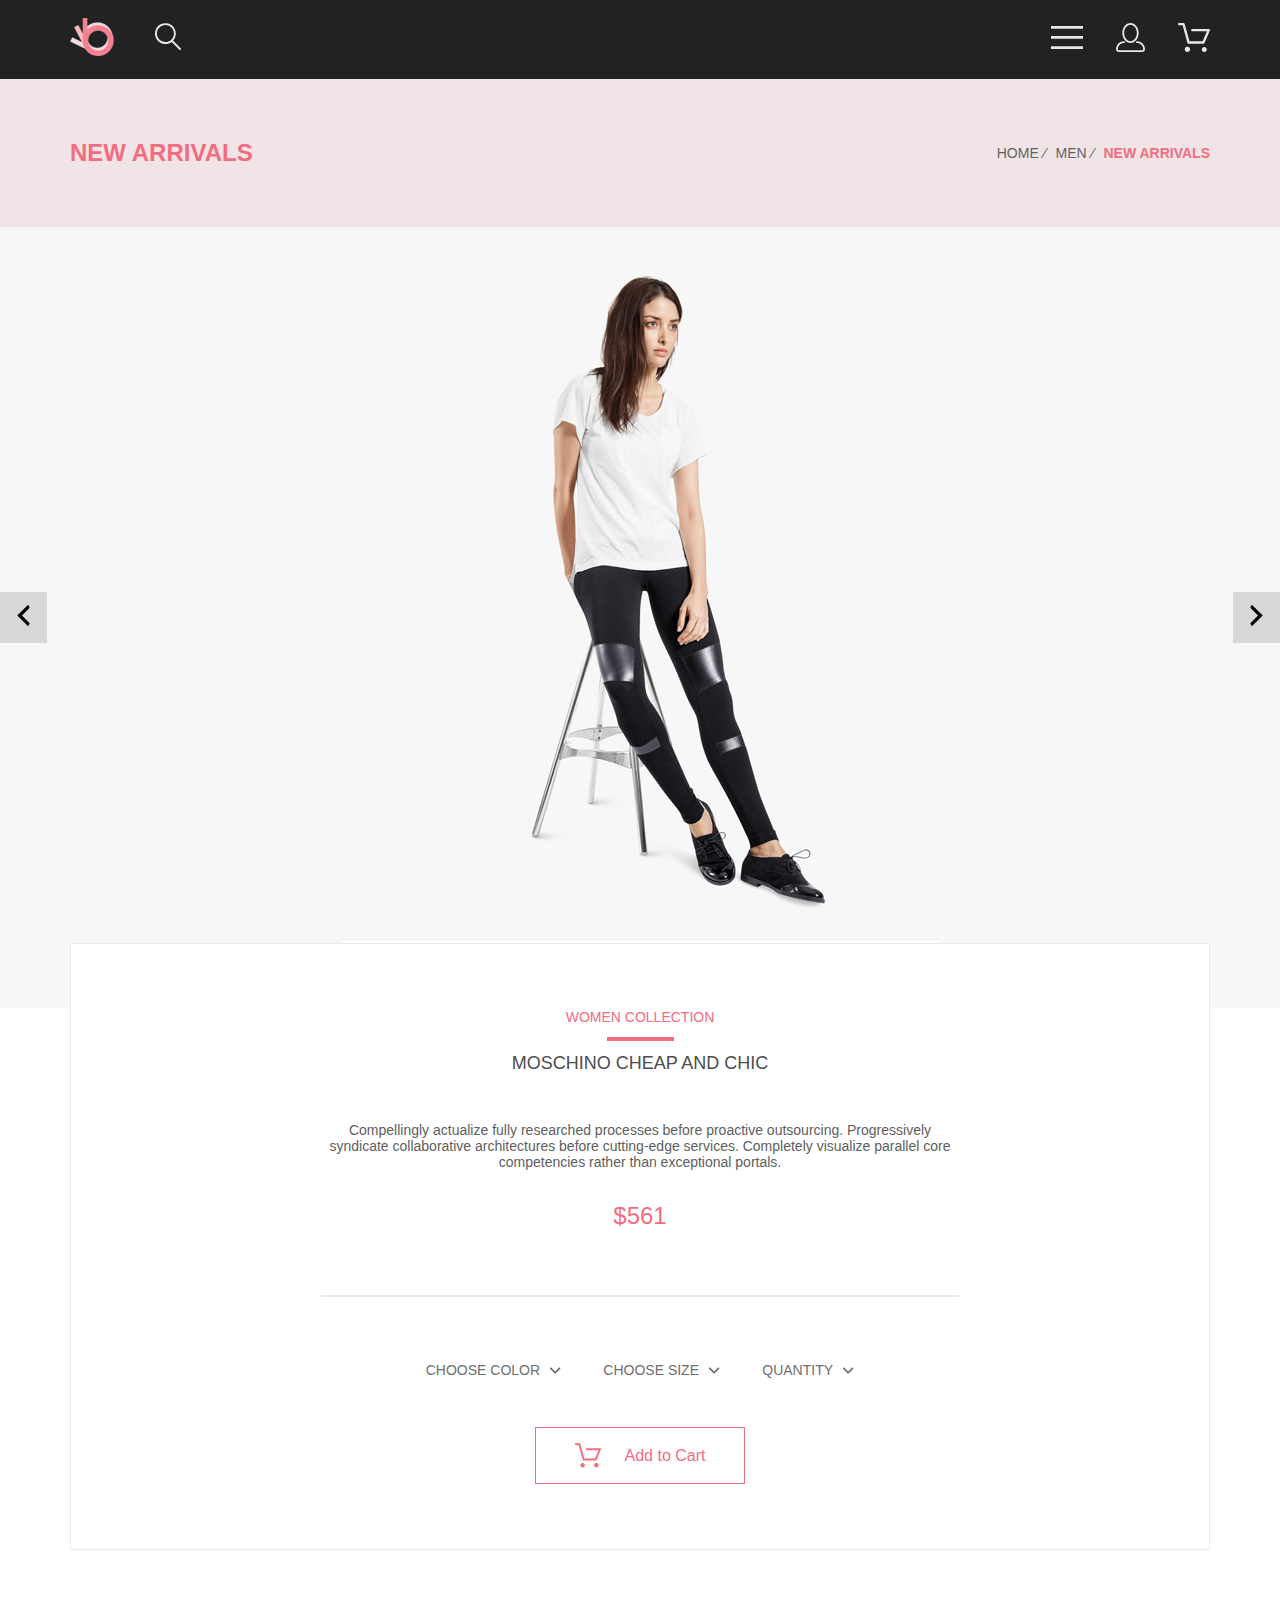
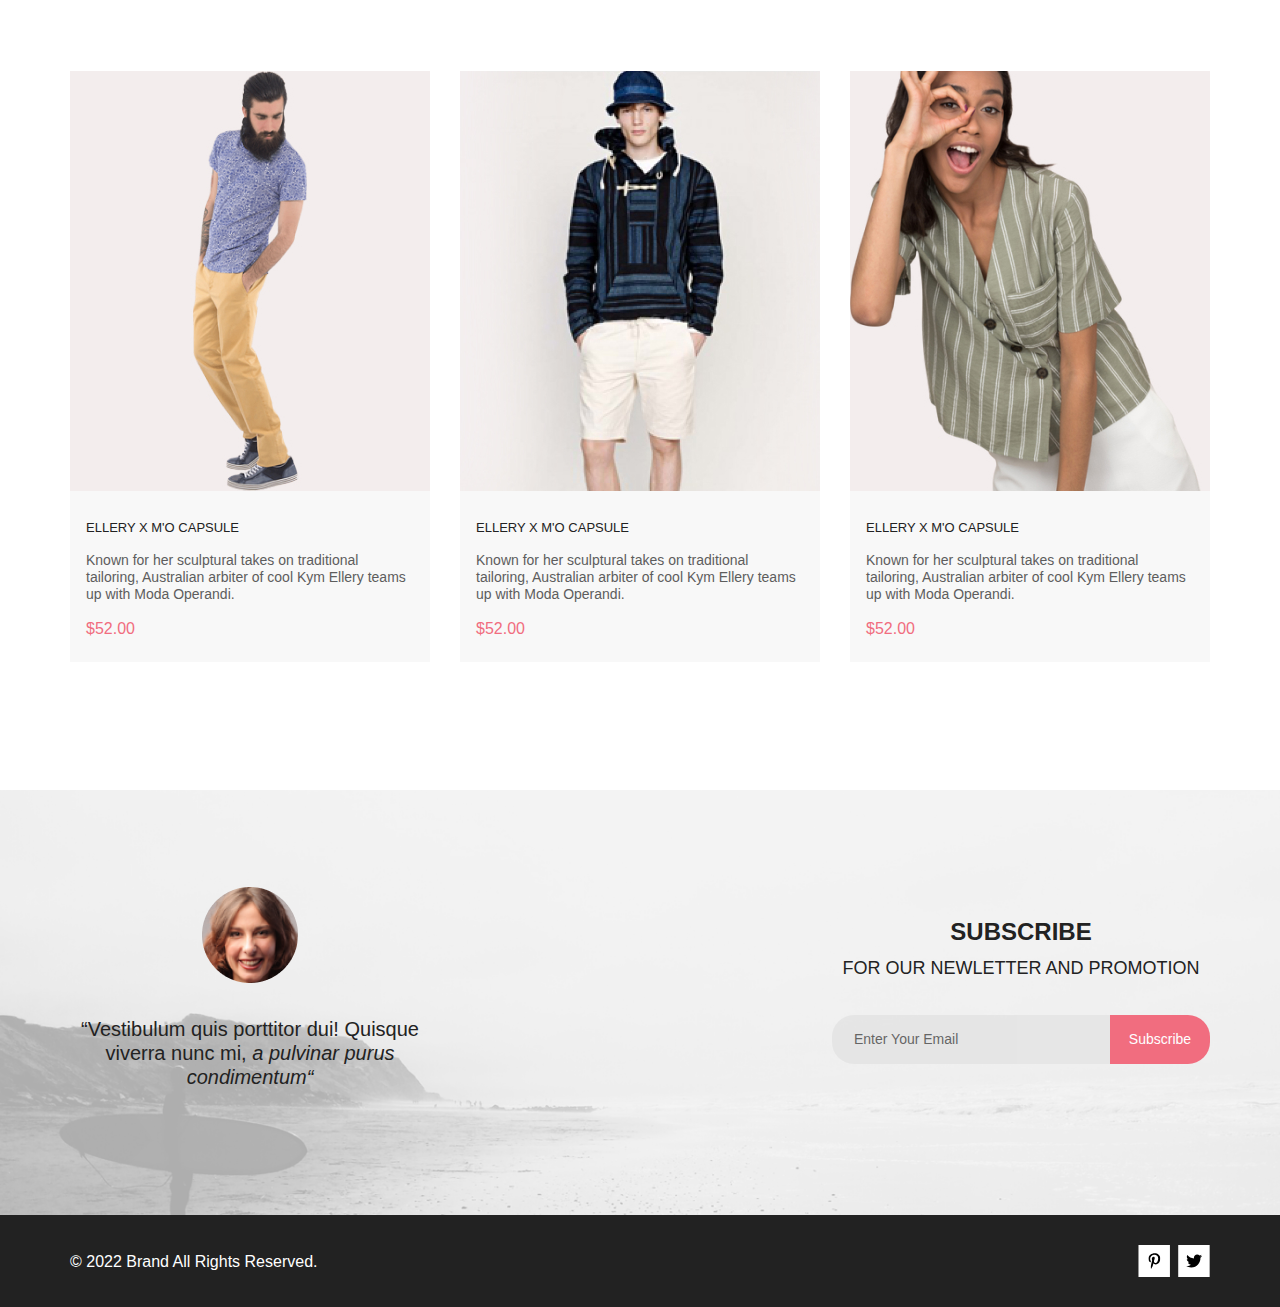
<file: Pages/catalogPage1.html>
<!DOCTYPE html>
<html lang="en">
<head>
    <meta charset="UTF-8">
    <meta name="viewport" content="width=device-width, initial-scale=1.0">
    <title>WOMEN COLLECTION</title>
    <link href="https://fonts.cdnfonts.com/css/lato" rel="stylesheet">
    <link rel="stylesheet" href="../CSS/style_catalog_page1.css">
</head>
<body>
    <header>
        <div class="header__menu center">
            <div class="logo">
                <a href="../index.html">
                <img src="../img/header__logo.svg" alt="logo">
                </a>
                <a href="#">
                    <svg class="search" width="27" height="28" viewBox="0 0 27 28" fill="none"
                        xmlns="http://www.w3.org/2000/svg">
                        <path
                            d="M19.0589 17.6249C20.6705 15.8648 21.6275 13.6038 21.769 11.2215C21.9106 8.8392 21.2281 6.48075 19.8362 4.5422C18.4443 2.60365 16.4278 1.20306 14.1252 0.575643C11.8227 -0.0517774 9.37437 0.132183 7.19143 1.09663C5.0085 2.06108 3.22389 3.74727 2.1373 5.87205C1.05071 7.99682 0.728322 10.4308 1.22426 12.7652C1.72021 15.0996 3.00428 17.1922 4.86085 18.6917C6.71741 20.1912 9.0334 21.0063 11.4199 20.9999C13.6723 21.003 15.8638 20.269 17.6599 18.9099L25.4079 26.7169C25.4934 26.806 25.5958 26.8771 25.7091 26.926C25.8225 26.975 25.9444 27.0008 26.0679 27.0019C26.1916 27.0023 26.314 26.9772 26.4276 26.9282C26.5411 26.8792 26.6434 26.8072 26.7279 26.7169C26.9018 26.536 26.999 26.2949 26.999 26.0439C26.999 25.793 26.9018 25.5518 26.7279 25.3709L19.0589 17.6249ZM2.88589 10.4999C2.89873 8.81465 3.41021 7.17089 4.35586 5.77587C5.30151 4.38086 6.63899 3.29703 8.1997 2.66102C9.76042 2.02501 11.4745 1.86529 13.1258 2.202C14.7772 2.53871 16.2919 3.35678 17.479 4.55307C18.6661 5.74935 19.4725 7.27031 19.7965 8.92421C20.1204 10.5781 19.9475 12.2909 19.2995 13.8467C18.6515 15.4024 17.5574 16.7315 16.1551 17.6664C14.7529 18.6013 13.1052 19.1001 11.4199 19.0999C9.14843 19.0891 6.97409 18.1774 5.3741 16.5651C3.77412 14.9527 2.87924 12.7714 2.88589 10.4999Z"
                            fill="#E8E8E8" />
                    </svg>
                </a>
            </div>    
            <nav class="navigation">
                <a href="#">
                    <svg class="burger" width="32" height="23" viewBox="0 0 32 23" fill="none"
                        xmlns="http://www.w3.org/2000/svg">
                        <path d="M0 23V20.31H32V23H0ZM0 12.76V10.07H32V12.76H0ZM0 2.69V0H32V2.69H0Z" fill="#E8E8E8" />
                    </svg>
                </a>
                <a href="../Pages/registration.html">
                    <svg class="user" width="29" height="29" viewBox="0 0 29 29" fill="none" xmlns="http://www.w3.org/2000/svg">
                        <path
                           d="M14.5 19.937C19 19.937 22.656 15.464 22.656 9.968C22.656 4.472 19 0 14.5 0C13.3631 0.0217413 12.2463 0.303398 11.2351 0.823397C10.2239 1.34339 9.34507 2.08794 8.66602 3C7.12663 4.99573 6.30819 7.45381 6.34399 9.974C6.34399 15.465 10 19.937 14.5 19.937ZM14.5 1.813C18 1.813 20.844 5.472 20.844 9.969C20.844 14.466 17.998 18.125 14.5 18.125C11.002 18.125 8.15603 14.465 8.15503 9.969C8.15403 5.473 11 1.813 14.5 1.813ZM20.844 18.125C20.6036 18.125 20.373 18.2205 20.203 18.3905C20.033 18.5605 19.9375 18.7911 19.9375 19.0315C19.9375 19.2719 20.033 19.5025 20.203 19.6725C20.373 19.8425 20.6036 19.938 20.844 19.938C22.526 19.9399 24.1386 20.6088 25.3279 21.7982C26.5172 22.9875 27.1861 24.6 27.188 26.282C27.1875 26.5221 27.0918 26.7523 26.922 26.9221C26.7522 27.0918 26.5221 27.1875 26.282 27.188H2.71997C2.47985 27.1875 2.24975 27.0918 2.07996 26.9221C1.91016 26.7523 1.81449 26.5221 1.81396 26.282C1.81608 24.6001 2.48517 22.9877 3.67444 21.7985C4.86371 20.6092 6.47608 19.9401 8.15796 19.938C8.39824 19.938 8.62868 19.8425 8.79858 19.6726C8.96849 19.5027 9.06396 19.2723 9.06396 19.032C9.06396 18.7917 8.96849 18.5613 8.79858 18.3914C8.62868 18.2215 8.39824 18.126 8.15796 18.126C5.99541 18.1279 3.92201 18.9875 2.39258 20.5164C0.863144 22.0453 0.00264777 24.1185 0 26.281C0.000794067 27.0019 0.287502 27.693 0.797241 28.2027C1.30698 28.7125 1.99811 28.9992 2.71899 29H26.282C27.0027 28.9989 27.6936 28.7121 28.2031 28.2024C28.7126 27.6927 28.9992 27.0017 29 26.281C28.9974 24.1187 28.1372 22.0457 26.6083 20.5168C25.0793 18.9878 23.0063 18.1276 20.844 18.125Z"
                           fill="#E8E8E8" />
                    </svg>
                </a>
                <a href="../Pages/cart.html">
                    <svg class="shop__cart" width="32" height="29" viewBox="0 0 32 29" fill="none" xmlns="http://www.w3.org/2000/svg">
                        <path
                           d="M26.2009 29C25.5532 28.9738 24.9415 28.6948 24.4972 28.2227C24.0529 27.7506 23.8114 27.1232 23.8245 26.475C23.8376 25.8269 24.1043 25.2097 24.5673 24.7559C25.0303 24.3022 25.6527 24.048 26.301 24.048C26.9493 24.048 27.5717 24.3022 28.0347 24.7559C28.4977 25.2097 28.7644 25.8269 28.7775 26.475C28.7906 27.1232 28.549 27.7506 28.1047 28.2227C27.6604 28.6948 27.0488 28.9738 26.401 29H26.2009ZM6.75293 26.32C6.75293 25.79 6.91011 25.2718 7.20459 24.8311C7.49907 24.3904 7.91764 24.0469 8.40735 23.844C8.89705 23.6412 9.43594 23.5881 9.95581 23.6915C10.4757 23.7949 10.9532 24.0502 11.328 24.425C11.7028 24.7998 11.9581 25.2773 12.0615 25.7972C12.1649 26.317 12.1118 26.8559 11.9089 27.3456C11.7061 27.8353 11.3626 28.2539 10.9219 28.5483C10.4812 28.8428 9.96304 29 9.43298 29C9.08087 29.0003 8.73212 28.9311 8.40674 28.7966C8.08136 28.662 7.78569 28.4646 7.53662 28.2158C7.28755 27.9669 7.09001 27.6713 6.9552 27.3461C6.82039 27.0208 6.75098 26.6721 6.75098 26.32H6.75293ZM10.553 20.686C10.2935 20.6868 10.0409 20.6024 9.83411 20.4457C9.62727 20.2891 9.47758 20.0689 9.40796 19.819L4.57495 2.36401H1.18201C0.868521 2.36401 0.567859 2.23947 0.346191 2.01781C0.124523 1.79614 0 1.49549 0 1.18201C0 0.868519 0.124523 0.567873 0.346191 0.346205C0.567859 0.124537 0.868521 5.81268e-06 1.18201 5.81268e-06H5.46301C5.7225 -0.00080736 5.97504 0.0837201 6.18176 0.240568C6.38848 0.397416 6.53784 0.617884 6.60693 0.868006L11.4399 18.323H24.6179L29.001 8.27501H14.401C14.2428 8.27961 14.0854 8.25242 13.9379 8.19507C13.7904 8.13771 13.6559 8.05134 13.5424 7.94108C13.4288 7.83082 13.3386 7.69891 13.277 7.55315C13.2154 7.40739 13.1836 7.25075 13.1836 7.0925C13.1836 6.93426 13.2154 6.77762 13.277 6.63186C13.3386 6.4861 13.4288 6.35419 13.5424 6.24393C13.6559 6.13367 13.7904 6.0473 13.9379 5.98994C14.0854 5.93259 14.2428 5.90541 14.401 5.91001H30.814C31.0097 5.90996 31.2022 5.95866 31.3744 6.05172C31.5465 6.14478 31.6928 6.27926 31.7999 6.44301C31.9078 6.60729 31.9734 6.79569 31.9908 6.99145C32.0083 7.18721 31.9771 7.38424 31.9 7.565L26.495 19.977C26.4026 20.1876 26.251 20.3668 26.0585 20.4927C25.866 20.6186 25.641 20.6858 25.411 20.686H10.553Z"
                           fill="#E8E8E8" />
                    </svg>
                </a>
            </nav>
        </div>
        <div class="header center">
            <h1 class="title">NEW ARRIVALS</h1>
            <nav class="product__link">
               <ui class="nav__link">
                  <li><a class="link" href="#">HOME</a></li>
                  <li><a class="link" href="#">MEN</a></li>
                  <li><a class="link__big" href="#">NEW ARRIVALS</a></li>
               </ui>
            </nav>
        </div>
    </header>
    <section class="slide center">
        <div class="right__arrow">
           <svg width="31" height="31" viewBox="0 0 31 31" fill="none" xmlns="http://www.w3.org/2000/svg">
              <path
                 d="M9.2998 23.2499L17.0498 15.4999L9.2998 7.7499L10.8498 4.6499L21.6998 15.4999L10.8498 26.3499L9.2998 23.2499Z"
                 fill="black" />
           </svg>
        </div>
        <div class="left__arrow">
           <svg width="31" height="31" viewBox="0 0 31 31" fill="none" xmlns="http://www.w3.org/2000/svg">
              <path
                 d="M21.6998 7.7499L13.9498 15.4999L21.6998 23.2499L20.1498 26.3499L9.2998 15.4999L20.1498 4.6499L21.6998 7.7499Z"
                 fill="black" />
           </svg>
        </div>
        <img class="slide__img" src="../img/catalog_img1.jpg" alt="catalog img">
  
     </section>   
     <section class="product__info center">
        <div class="wrap__info">
           <div class="wrap__block">
              <h2 class="title__product">WOMEN COLLECTION</h2>
              <hr class="line1">
              <h3 class="subtitle__product">MOSCHINO CHEAP AND CHIC</h3>
              <p class="product__text">Compellingly actualize fully researched processes before proactive outsourcing.
                 Progressively syndicate collaborative architectures before cutting-edge services. Completely visualize
                 parallel core competencies rather than exceptional portals.</p>
              <p class="product__price">$561</p>
              <hr class="line2">
              <div class="product__menu">
                 <p class="arrow__down">
                    CHOOSE COLOR
                    <svg xmlns="http://www.w3.org/2000/svg" height="1em" viewBox="0 0 448 512">
                       <path
                          d="M201.4 342.6c12.5 12.5 32.8 12.5 45.3 0l160-160c12.5-12.5 12.5-32.8 0-45.3s-32.8-12.5-45.3 0L224 274.7 86.6 137.4c-12.5-12.5-32.8-12.5-45.3 0s-12.5 32.8 0 45.3l160 160z" />
                    </svg>
                 </p>
                 <p class="arrow__down">
                    CHOOSE SIZE
                    <svg xmlns="http://www.w3.org/2000/svg" height="1em" viewBox="0 0 448 512">
                       <path
                          d="M201.4 342.6c12.5 12.5 32.8 12.5 45.3 0l160-160c12.5-12.5 12.5-32.8 0-45.3s-32.8-12.5-45.3 0L224 274.7 86.6 137.4c-12.5-12.5-32.8-12.5-45.3 0s-12.5 32.8 0 45.3l160 160z" />
                    </svg>
                 </p>
                 <p class="arrow__down">
                    QUANTITY
                    <svg xmlns="http://www.w3.org/2000/svg" height="1em" viewBox="0 0 448 512">
                       <path
                          d="M201.4 342.6c12.5 12.5 32.8 12.5 45.3 0l160-160c12.5-12.5 12.5-32.8 0-45.3s-32.8-12.5-45.3 0L224 274.7 86.6 137.4c-12.5-12.5-32.8-12.5-45.3 0s-12.5 32.8 0 45.3l160 160z" />
                    </svg>
                 </p>
              </div>
              <button type="submit" class="button">
                 <div class="button__info">
                    <svg class="img__shop" width="27" height="25" viewBox="0 0 27 25" fill="none"
                       xmlns="http://www.w3.org/2000/svg">
                       <path
                          d="M5.49847 22.185C5.50635 21.752 5.64091 21.3309 5.88519 20.9748C6.12947 20.6186 6.47261 20.3431 6.87158 20.1828C7.27055 20.0226 7.7076 19.9848 8.12781 20.0741C8.54802 20.1635 8.93269 20.376 9.23358 20.685C9.53447 20.994 9.73817 21.3857 9.81909 21.811C9.90002 22.2363 9.85453 22.6763 9.68842 23.0756C9.52231 23.475 9.24296 23.8161 8.88538 24.0559C8.52779 24.2957 8.10791 24.4237 7.67847 24.4237C7.38956 24.4211 7.10399 24.3611 6.83807 24.2472C6.57216 24.1333 6.3311 23.9676 6.12866 23.7597C5.92623 23.5518 5.76639 23.3057 5.65826 23.0355C5.55013 22.7653 5.49584 22.4763 5.49847 22.185ZM21.3045 24.4237C20.8711 24.4303 20.4453 24.3087 20.0797 24.074C19.7141 23.8393 19.4247 23.5017 19.2471 23.103C19.0696 22.7042 19.0117 22.2618 19.0806 21.8303C19.1496 21.3988 19.3423 20.9971 19.6351 20.6748C19.9278 20.3524 20.3077 20.1236 20.728 20.0165C21.1482 19.9095 21.5903 19.929 21.9997 20.0724C22.4091 20.2159 22.7679 20.4771 23.0317 20.8238C23.2956 21.1706 23.453 21.5877 23.4845 22.0236C23.5269 22.6155 23.3369 23.2004 22.9555 23.6523C22.7706 23.8745 22.5436 24.0574 22.2877 24.1901C22.0319 24.3227 21.7524 24.4025 21.4655 24.4247L21.3045 24.4237ZM8.59351 17.4855C8.38116 17.4851 8.17488 17.414 8.00671 17.2833C7.83855 17.1525 7.71792 16.9694 7.66351 16.7624L3.73651 2.19527H0.978516C0.719001 2.19527 0.470064 2.09128 0.28656 1.90622C0.103056 1.72116 0 1.47018 0 1.20847C0 0.946764 0.103056 0.695782 0.28656 0.510726C0.470064 0.325669 0.719001 0.22168 0.978516 0.22168H4.45752C4.66982 0.222254 4.876 0.293463 5.04413 0.424184C5.21226 0.554905 5.33295 0.737883 5.38751 0.944787L9.31451 15.5119H20.0185L23.5765 7.12665H11.7185C11.459 7.12665 11.2101 7.02266 11.0266 6.83761C10.8431 6.65255 10.74 6.40157 10.74 6.13986C10.74 5.87815 10.8431 5.62717 11.0266 5.44211C11.2101 5.25705 11.459 5.15306 11.7185 5.15306H25.0535C25.2131 5.15352 25.3701 5.19451 25.5099 5.27223C25.6497 5.34995 25.7679 5.46195 25.8535 5.59784C25.9413 5.73569 25.9945 5.89303 26.0084 6.05627C26.0224 6.21951 25.9966 6.38368 25.9335 6.53465L21.5425 16.8935C21.469 17.0684 21.3462 17.2177 21.1895 17.3229C21.0327 17.4281 20.8488 17.4846 20.6605 17.4855H8.59351Z"
                          fill="none" />
                    </svg>
                    Add to Cart
                 </div>
              </button>
           </div>
        </div>
     </section>
     <section class="catalog center">
        <div class="products">
           <article class="products__item">
              <a href="../Pages/catalogPage1.html" class="choose__item">
                    <img class="product__img" src="../img/product4.jpg" alt="product4">
              </a>
              <div class="product__description">
                 <h3 class="description__title">ELLERY X M'O CAPSULE</h3>
                 <p class="description__text">Known for her sculptural takes on traditional tailoring, Australian arbiter of
                    cool
                    Kym Ellery teams up with Moda Operandi.</p>
                 <p class="price">$52.00</p>
              </div>
           </article>
           <article class="products__item">
              <a href="../Pages/catalogPage1.html" class="choose__item">
                 <img class="product__img" src="../img/product3.jpg" alt="product3">
              </a>
              <div class="product__description">
                 <h3 class="description__title">ELLERY X M'O CAPSULE</h3>
                 <p class="description__text">Known for her sculptural takes on traditional tailoring, Australian arbiter of
                    cool
                    Kym Ellery teams up with Moda Operandi.</p>
                 <p class="price">$52.00</p>
              </div>
           </article>
           <article class="products__item products__view">
              <a href="../Pages/catalogPage1.html" class="choose__item">
                 <img class="product__img" src="../img/product6.jpg" alt="product6">
              </a>
              <div class="product__description">
                 <h3 class="description__title">ELLERY X M'O CAPSULE</h3>
                 <p class="description__text">Known for her sculptural takes on traditional tailoring, Australian arbiter of
                    cool
                    Kym Ellery teams up with Moda Operandi.</p>
                 <p class="price">$52.00</p>
              </div>
           </article>
        </div>
     </section>
     <footer class="footer">
        <section class="subscribe center">
            <div class="background__filter"></div>
            <figure class="review">
               <img src="../img/footer__girl.png" alt="girl"> 
               <p class="review__text">“Vestibulum quis porttitor dui! Quisque viverra nunc mi, <span class="italic">a pulvinar purus condimentum“</span</p>
            </figure>
            <div class="regisration__form">
                <h2 class="registr__title">SUBSCRIBE</h2>
                <h3 class="registr__text">FOR OUR NEWLETTER AND PROMOTION</h3>
                <form class="input__email" action="#">
                    <p class="email">Enter Your Email</p>
                    <button class="button__subscribe">Subscribe</button>
                </form>
            </div>    
        </section>
        <section class="copyright center">
            <p class="copy">&#169; 2022 Brand All Rights Reserved.</p>
            <div class="media__icon">
                <svg class="img__svg" width="32" height="32" viewBox="0 0 32 32" fill="none"
                    xmlns="http://www.w3.org/2000/svg">
                    <path class="fon__svg" d="M31.9259 0H0.475342V32H31.9259V0Z" fill="white" />
                    <g clip-path="url(#clip0_190_1616)">
                        <path
                            d="M16.7402 8.20312C13.5555 8.20312 10.4081 10.3406 10.4081 13.8C10.4081 16 11.6373 17.25 12.3822 17.25C12.6895 17.25 12.8664 16.3875 12.8664 16.1438C12.8664 15.8531 12.1308 15.2344 12.1308 14.025C12.1308 11.5125 14.0304 9.73125 16.4888 9.73125C18.6026 9.73125 20.167 10.9406 20.167 13.1625C20.167 14.8219 19.5058 17.9344 17.3641 17.9344C16.5912 17.9344 15.9301 17.3719 15.9301 16.5656C15.9301 15.3844 16.7495 14.2406 16.7495 13.0219C16.7495 10.9531 13.8349 11.3281 13.8349 13.8281C13.8349 14.3531 13.9001 14.9344 14.1329 15.4125C13.7045 17.2688 12.8292 20.0344 12.8292 21.9469C12.8292 22.5375 12.913 23.1188 12.9689 23.7094C13.0744 23.8281 13.0216 23.8156 13.183 23.7563C14.7474 21.6 14.6916 21.1781 15.3993 18.3562C15.7811 19.0875 16.7681 19.4812 17.5503 19.4812C20.8468 19.4812 22.3274 16.2469 22.3274 13.3313C22.3274 10.2281 19.6641 8.20312 16.7402 8.20312Z"
                            fill="black" />
                    </g>
                    <defs>
                        <clipPath id="clip0_190_1616">
                            <rect width="11.9193" height="16" fill="white" transform="translate(10.4081 8)" />
                        </clipPath>
                    </defs>
                </svg>
                <svg class="img__svg" width="32" height="32" viewBox="0 0 32 32" fill="none"
                    xmlns="http://www.w3.org/2000/svg">
                    <path class="fon__svg" d="M31.6636 0H0.213013V32H31.6636V0Z" fill="white" />
                    <g clip-path="url(#clip0_190_1612)">
                        <path
                            d="M22.4181 12.7411C22.4281 12.8832 22.4281 13.0253 22.4281 13.1675C22.4281 17.5025 19.1509 22.4974 13.161 22.4974C11.3156 22.4974 9.60132 21.9593 8.1593 21.0253C8.42149 21.0558 8.67357 21.0659 8.94585 21.0659C10.4685 21.0659 11.8702 20.5482 12.9895 19.6649C11.5576 19.6345 10.3576 18.6903 9.94415 17.3908C10.1458 17.4213 10.3475 17.4416 10.5593 17.4416C10.8517 17.4416 11.1442 17.4009 11.4164 17.3299C9.92401 17.0253 8.80465 15.7055 8.80465 14.1116V14.071C9.23825 14.3147 9.74249 14.467 10.2769 14.4873C9.39959 13.8984 8.82483 12.8933 8.82483 11.7563C8.82483 11.1472 8.98614 10.5888 9.26851 10.1015C10.8719 12.0913 13.282 13.3908 15.9844 13.5329C15.934 13.2893 15.9038 13.0355 15.9038 12.7817C15.9038 10.9746 17.3559 9.5025 19.1609 9.5025C20.0987 9.5025 20.9457 9.89844 21.5407 10.538C22.2768 10.3959 22.9827 10.1218 23.6079 9.74616C23.3659 10.5076 22.8516 11.1472 22.176 11.5533C22.8315 11.4822 23.4668 11.2994 24.0516 11.0457C23.608 11.6954 23.0533 12.274 22.4181 12.7411Z"
                            fill="black" />
                    </g>
                    <defs>
                        <clipPath id="clip0_190_1612">
                            <rect width="15.8924" height="16" fill="white" transform="translate(8.1593 8)" />
                        </clipPath>
                    </defs>
                </svg>
            </div>
        </section>
    </footer>
</body>
</html>
</file>
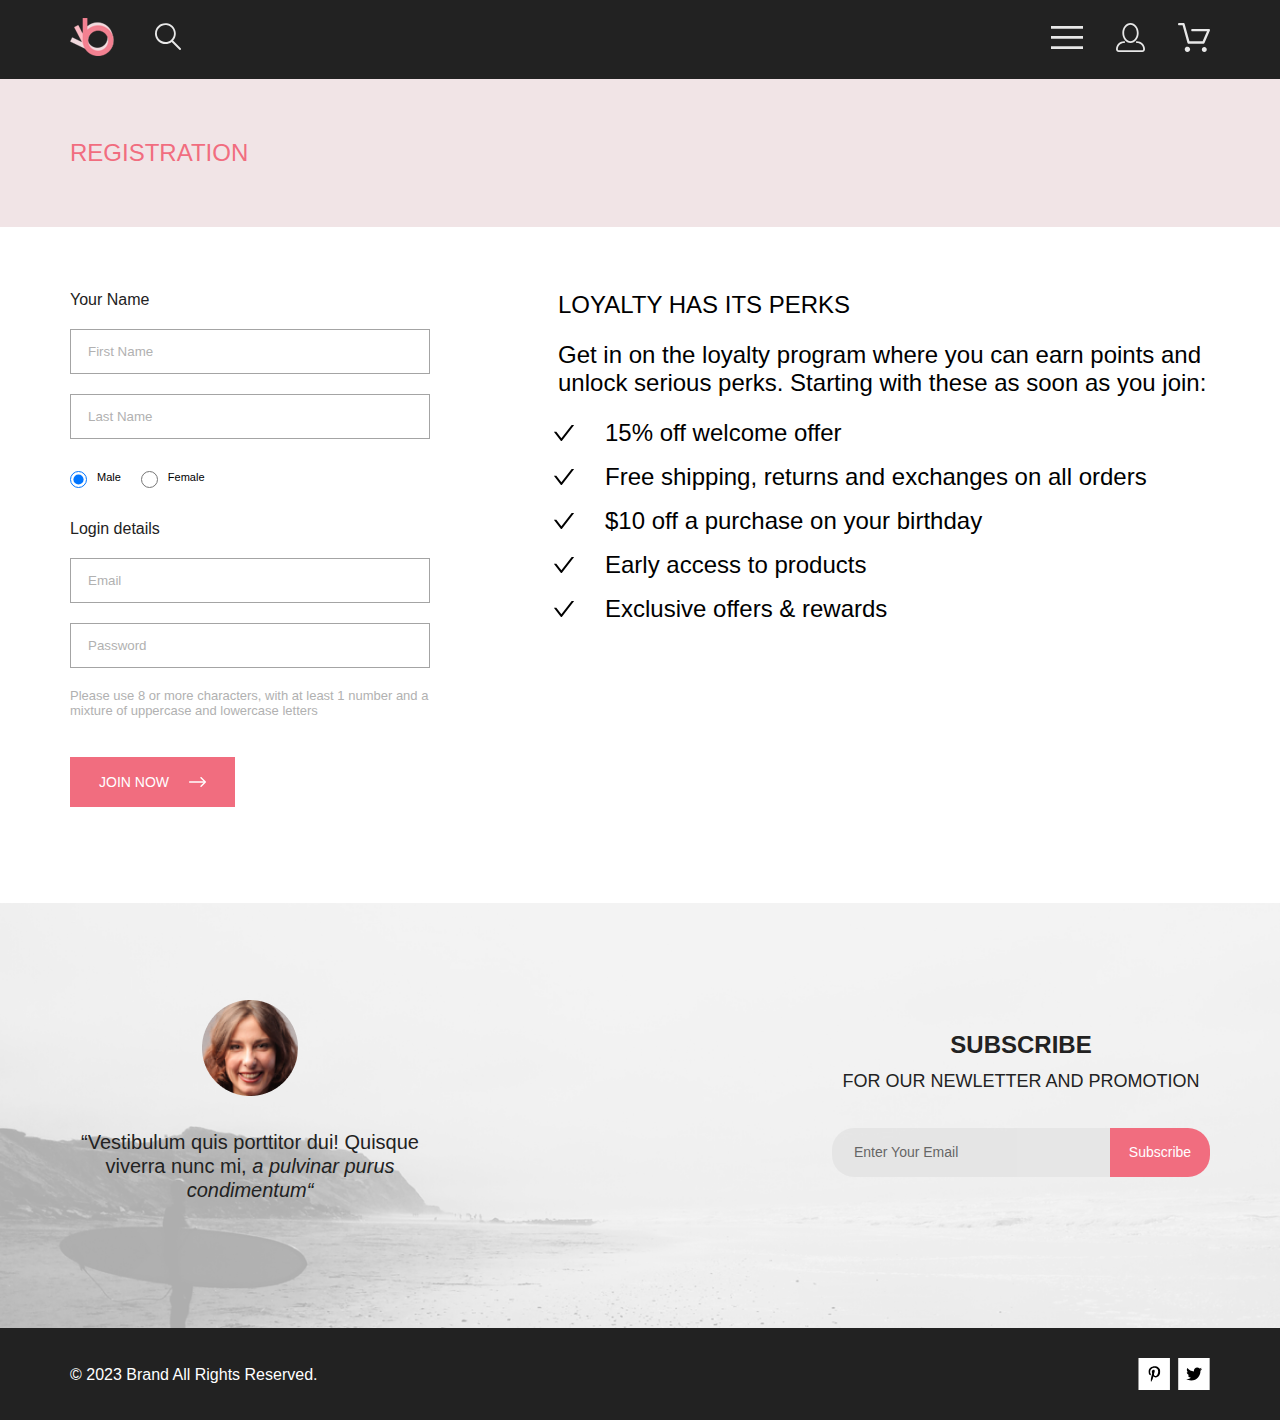
<file: Pages/registration.html>
<!DOCTYPE html>
<html lang="en">
<head>
    <meta charset="UTF-8">
    <meta name="viewport" content="width=device-width, initial-scale=1.0">
    <title>Registration</title>
    <link href="https://fonts.cdnfonts.com/css/lato" rel="stylesheet">
    <link href="https://fonts.cdnfonts.com/css/roboto" rel="stylesheet">
    <link rel="stylesheet" href="../CSS/style_registration.css">
</head>
<body>
    <header>
        <div class="header__menu center">
            <div class="logo">
                <a href="../index.html">
                <img src="../img/header__logo.svg" alt="logo">
                </a>
                <a href="#">
                    <svg class="search" width="27" height="28" viewBox="0 0 27 28" fill="none"
                        xmlns="http://www.w3.org/2000/svg">
                        <path
                            d="M19.0589 17.6249C20.6705 15.8648 21.6275 13.6038 21.769 11.2215C21.9106 8.8392 21.2281 6.48075 19.8362 4.5422C18.4443 2.60365 16.4278 1.20306 14.1252 0.575643C11.8227 -0.0517774 9.37437 0.132183 7.19143 1.09663C5.0085 2.06108 3.22389 3.74727 2.1373 5.87205C1.05071 7.99682 0.728322 10.4308 1.22426 12.7652C1.72021 15.0996 3.00428 17.1922 4.86085 18.6917C6.71741 20.1912 9.0334 21.0063 11.4199 20.9999C13.6723 21.003 15.8638 20.269 17.6599 18.9099L25.4079 26.7169C25.4934 26.806 25.5958 26.8771 25.7091 26.926C25.8225 26.975 25.9444 27.0008 26.0679 27.0019C26.1916 27.0023 26.314 26.9772 26.4276 26.9282C26.5411 26.8792 26.6434 26.8072 26.7279 26.7169C26.9018 26.536 26.999 26.2949 26.999 26.0439C26.999 25.793 26.9018 25.5518 26.7279 25.3709L19.0589 17.6249ZM2.88589 10.4999C2.89873 8.81465 3.41021 7.17089 4.35586 5.77587C5.30151 4.38086 6.63899 3.29703 8.1997 2.66102C9.76042 2.02501 11.4745 1.86529 13.1258 2.202C14.7772 2.53871 16.2919 3.35678 17.479 4.55307C18.6661 5.74935 19.4725 7.27031 19.7965 8.92421C20.1204 10.5781 19.9475 12.2909 19.2995 13.8467C18.6515 15.4024 17.5574 16.7315 16.1551 17.6664C14.7529 18.6013 13.1052 19.1001 11.4199 19.0999C9.14843 19.0891 6.97409 18.1774 5.3741 16.5651C3.77412 14.9527 2.87924 12.7714 2.88589 10.4999Z"
                            fill="#E8E8E8" />
                    </svg>
                </a>
            </div>    
            <nav class="navigation">
                <a href="#">
                    <svg class="burger" width="32" height="23" viewBox="0 0 32 23" fill="none"
                        xmlns="http://www.w3.org/2000/svg">
                        <path d="M0 23V20.31H32V23H0ZM0 12.76V10.07H32V12.76H0ZM0 2.69V0H32V2.69H0Z" fill="#E8E8E8" />
                    </svg>
                </a>
                <a href="#">
                    <svg class="user" width="29" height="29" viewBox="0 0 29 29" fill="none" xmlns="http://www.w3.org/2000/svg">
                        <path
                           d="M14.5 19.937C19 19.937 22.656 15.464 22.656 9.968C22.656 4.472 19 0 14.5 0C13.3631 0.0217413 12.2463 0.303398 11.2351 0.823397C10.2239 1.34339 9.34507 2.08794 8.66602 3C7.12663 4.99573 6.30819 7.45381 6.34399 9.974C6.34399 15.465 10 19.937 14.5 19.937ZM14.5 1.813C18 1.813 20.844 5.472 20.844 9.969C20.844 14.466 17.998 18.125 14.5 18.125C11.002 18.125 8.15603 14.465 8.15503 9.969C8.15403 5.473 11 1.813 14.5 1.813ZM20.844 18.125C20.6036 18.125 20.373 18.2205 20.203 18.3905C20.033 18.5605 19.9375 18.7911 19.9375 19.0315C19.9375 19.2719 20.033 19.5025 20.203 19.6725C20.373 19.8425 20.6036 19.938 20.844 19.938C22.526 19.9399 24.1386 20.6088 25.3279 21.7982C26.5172 22.9875 27.1861 24.6 27.188 26.282C27.1875 26.5221 27.0918 26.7523 26.922 26.9221C26.7522 27.0918 26.5221 27.1875 26.282 27.188H2.71997C2.47985 27.1875 2.24975 27.0918 2.07996 26.9221C1.91016 26.7523 1.81449 26.5221 1.81396 26.282C1.81608 24.6001 2.48517 22.9877 3.67444 21.7985C4.86371 20.6092 6.47608 19.9401 8.15796 19.938C8.39824 19.938 8.62868 19.8425 8.79858 19.6726C8.96849 19.5027 9.06396 19.2723 9.06396 19.032C9.06396 18.7917 8.96849 18.5613 8.79858 18.3914C8.62868 18.2215 8.39824 18.126 8.15796 18.126C5.99541 18.1279 3.92201 18.9875 2.39258 20.5164C0.863144 22.0453 0.00264777 24.1185 0 26.281C0.000794067 27.0019 0.287502 27.693 0.797241 28.2027C1.30698 28.7125 1.99811 28.9992 2.71899 29H26.282C27.0027 28.9989 27.6936 28.7121 28.2031 28.2024C28.7126 27.6927 28.9992 27.0017 29 26.281C28.9974 24.1187 28.1372 22.0457 26.6083 20.5168C25.0793 18.9878 23.0063 18.1276 20.844 18.125Z"
                           fill="#E8E8E8" />
                    </svg>
                </a>
                <a href="../Pages/cart.html">
                    <svg class="shop__cart" width="32" height="29" viewBox="0 0 32 29" fill="none" xmlns="http://www.w3.org/2000/svg">
                        <path
                           d="M26.2009 29C25.5532 28.9738 24.9415 28.6948 24.4972 28.2227C24.0529 27.7506 23.8114 27.1232 23.8245 26.475C23.8376 25.8269 24.1043 25.2097 24.5673 24.7559C25.0303 24.3022 25.6527 24.048 26.301 24.048C26.9493 24.048 27.5717 24.3022 28.0347 24.7559C28.4977 25.2097 28.7644 25.8269 28.7775 26.475C28.7906 27.1232 28.549 27.7506 28.1047 28.2227C27.6604 28.6948 27.0488 28.9738 26.401 29H26.2009ZM6.75293 26.32C6.75293 25.79 6.91011 25.2718 7.20459 24.8311C7.49907 24.3904 7.91764 24.0469 8.40735 23.844C8.89705 23.6412 9.43594 23.5881 9.95581 23.6915C10.4757 23.7949 10.9532 24.0502 11.328 24.425C11.7028 24.7998 11.9581 25.2773 12.0615 25.7972C12.1649 26.317 12.1118 26.8559 11.9089 27.3456C11.7061 27.8353 11.3626 28.2539 10.9219 28.5483C10.4812 28.8428 9.96304 29 9.43298 29C9.08087 29.0003 8.73212 28.9311 8.40674 28.7966C8.08136 28.662 7.78569 28.4646 7.53662 28.2158C7.28755 27.9669 7.09001 27.6713 6.9552 27.3461C6.82039 27.0208 6.75098 26.6721 6.75098 26.32H6.75293ZM10.553 20.686C10.2935 20.6868 10.0409 20.6024 9.83411 20.4457C9.62727 20.2891 9.47758 20.0689 9.40796 19.819L4.57495 2.36401H1.18201C0.868521 2.36401 0.567859 2.23947 0.346191 2.01781C0.124523 1.79614 0 1.49549 0 1.18201C0 0.868519 0.124523 0.567873 0.346191 0.346205C0.567859 0.124537 0.868521 5.81268e-06 1.18201 5.81268e-06H5.46301C5.7225 -0.00080736 5.97504 0.0837201 6.18176 0.240568C6.38848 0.397416 6.53784 0.617884 6.60693 0.868006L11.4399 18.323H24.6179L29.001 8.27501H14.401C14.2428 8.27961 14.0854 8.25242 13.9379 8.19507C13.7904 8.13771 13.6559 8.05134 13.5424 7.94108C13.4288 7.83082 13.3386 7.69891 13.277 7.55315C13.2154 7.40739 13.1836 7.25075 13.1836 7.0925C13.1836 6.93426 13.2154 6.77762 13.277 6.63186C13.3386 6.4861 13.4288 6.35419 13.5424 6.24393C13.6559 6.13367 13.7904 6.0473 13.9379 5.98994C14.0854 5.93259 14.2428 5.90541 14.401 5.91001H30.814C31.0097 5.90996 31.2022 5.95866 31.3744 6.05172C31.5465 6.14478 31.6928 6.27926 31.7999 6.44301C31.9078 6.60729 31.9734 6.79569 31.9908 6.99145C32.0083 7.18721 31.9771 7.38424 31.9 7.565L26.495 19.977C26.4026 20.1876 26.251 20.3668 26.0585 20.4927C25.866 20.6186 25.641 20.6858 25.411 20.686H10.553Z"
                           fill="#E8E8E8" />
                    </svg>
                </a>
            </nav>
        </div>
        <div class="header center">
            <h1 class="title">REGISTRATION</h1>
        </div>
    </header>
    <section class="reg__form center">
        <form class="form" action="#">
           <label class="form__name" for="#">Your Name</label>
           <input class="form__input" type="text" name="first_name" placeholder="First Name">
           <input class="form__input" type="text" name="last_name" placeholder="Last Name">
           <div class="form__radio">
              <input class="form__radio__size" type="radio" name="gender" id="male" checked><label
                 class="form__radio__indent" for="male">Male</label>
              <input class="form__radio__size" type="radio" name="gender" id="female"><label class="form__radio__indent"
                 for="female">Female</label>
           </div>
           <label class="form__details" for="#">Login details</label>
           <input class="form__input" type="email" name="email" placeholder="Email">
           <input class="form__input" type="password" name="password" placeholder="Password">
           <label class="form__text">Please use 8 or more characters, with at least 1 number and a mixture of
              uppercase
              and lowercase letters</label>
           <button class="form__button" type="button"><span class="form__button__name">JOIN NOW</span>
              <svg width="17" height="10" viewBox="0 0 17 10" fill="none" xmlns="http://www.w3.org/2000/svg">
                 <path fill-rule="evenodd" clip-rule="evenodd"
                    d="M11.54 0.208095C11.6058 0.142131 11.684 0.0897967 11.77 0.0540883C11.8561 0.01838 11.9483 0 12.0415 0C12.1347 0 12.2269 0.01838 12.313 0.0540883C12.399 0.0897967 12.4772 0.142131 12.543 0.208095L16.7929 4.458C16.8589 4.5238 16.9112 4.60196 16.9469 4.68802C16.9826 4.77407 17.001 4.86632 17.001 4.95949C17.001 5.05266 16.9826 5.14491 16.9469 5.23097C16.9112 5.31702 16.8589 5.39518 16.7929 5.46098L12.543 9.71089C12.41 9.84389 12.2296 9.91861 12.0415 9.91861C11.8534 9.91861 11.673 9.84389 11.54 9.71089C11.407 9.57788 11.3323 9.39749 11.3323 9.2094C11.3323 9.0213 11.407 8.84091 11.54 8.70791L15.2898 4.95949L11.54 1.21107C11.474 1.14528 11.4217 1.06711 11.386 0.981059C11.3503 0.895005 11.3319 0.802752 11.3319 0.709584C11.3319 0.616415 11.3503 0.524162 11.386 0.438109C11.4217 0.352055 11.474 0.273891 11.54 0.208095V0.208095Z"
                    fill="white" />
                 <path fill-rule="evenodd" clip-rule="evenodd"
                    d="M0 4.95948C0 4.77162 0.0746263 4.59146 0.207462 4.45862C0.340297 4.32579 0.52046 4.25116 0.708318 4.25116H15.583C15.7708 4.25116 15.951 4.32579 16.0838 4.45862C16.2167 4.59146 16.2913 4.77162 16.2913 4.95948C16.2913 5.14734 16.2167 5.3275 16.0838 5.46033C15.951 5.59317 15.7708 5.6678 15.583 5.6678H0.708318C0.52046 5.6678 0.340297 5.59317 0.207462 5.46033C0.0746263 5.3275 0 5.14734 0 4.95948Z"
                    fill="white" />
              </svg>
           </button>
        </form>
        <div class="reg__form__info">
           <h2 class="reg__form__head">LOYALTY HAS ITS PERKS</h2>
           <p class="reg__form__text">Get in on the loyalty program where you can earn points and unlock serious perks.
              Starting with these as soon as you join:</p>
           <ul class="reg__form__ul">
              <li class="reg__form__li">15% off welcome offer</li>
              <li class="reg__form__li">Free shipping, returns and exchanges on all orders</li>
              <li class="reg__form__li">$10 off a purchase on your birthday</li>
              <li class="reg__form__li">Early access to products</li>
              <li class="reg__form__li">Exclusive offers & rewards</li>
           </ul>
        </div>
    </section>
    <footer class="footer">
        <section class="subscribe center">
            <div class="background__filter"></div>
            <figure class="review">
               <img src="../img/footer__girl.png" alt="girl"> 
               <p class="review__text">“Vestibulum quis porttitor dui! Quisque viverra nunc mi, <span class="italic">a pulvinar purus condimentum“</span</p>
            </figure>
            <div class="regisration__form">
                <h2 class="registr__title">SUBSCRIBE</h2>
                <h3 class="registr__text">FOR OUR NEWLETTER AND PROMOTION</h3>
                <form class="input__email" action="#">
                    <p class="email">Enter Your Email</p>
                    <button class="button__subscribe">Subscribe</button>
                </form>
            </div>    
        </section>
        <section class="copyright center">
            <p class="copy">&#169; 2023  Brand  All Rights Reserved.</p>
            <div class="media__icon">
                <svg class="img__svg" width="32" height="32" viewBox="0 0 32 32" fill="none"
                    xmlns="http://www.w3.org/2000/svg">
                    <path class="fon__svg" d="M31.9259 0H0.475342V32H31.9259V0Z" fill="white" />
                    <g clip-path="url(#clip0_190_1616)">
                        <path
                            d="M16.7402 8.20312C13.5555 8.20312 10.4081 10.3406 10.4081 13.8C10.4081 16 11.6373 17.25 12.3822 17.25C12.6895 17.25 12.8664 16.3875 12.8664 16.1438C12.8664 15.8531 12.1308 15.2344 12.1308 14.025C12.1308 11.5125 14.0304 9.73125 16.4888 9.73125C18.6026 9.73125 20.167 10.9406 20.167 13.1625C20.167 14.8219 19.5058 17.9344 17.3641 17.9344C16.5912 17.9344 15.9301 17.3719 15.9301 16.5656C15.9301 15.3844 16.7495 14.2406 16.7495 13.0219C16.7495 10.9531 13.8349 11.3281 13.8349 13.8281C13.8349 14.3531 13.9001 14.9344 14.1329 15.4125C13.7045 17.2688 12.8292 20.0344 12.8292 21.9469C12.8292 22.5375 12.913 23.1188 12.9689 23.7094C13.0744 23.8281 13.0216 23.8156 13.183 23.7563C14.7474 21.6 14.6916 21.1781 15.3993 18.3562C15.7811 19.0875 16.7681 19.4812 17.5503 19.4812C20.8468 19.4812 22.3274 16.2469 22.3274 13.3313C22.3274 10.2281 19.6641 8.20312 16.7402 8.20312Z"
                            fill="black" />
                    </g>
                    <defs>
                        <clipPath id="clip0_190_1616">
                            <rect width="11.9193" height="16" fill="white" transform="translate(10.4081 8)" />
                        </clipPath>
                    </defs>
                </svg>
                <svg class="img__svg" width="32" height="32" viewBox="0 0 32 32" fill="none"
                    xmlns="http://www.w3.org/2000/svg">
                    <path class="fon__svg" d="M31.6636 0H0.213013V32H31.6636V0Z" fill="white" />
                    <g clip-path="url(#clip0_190_1612)">
                        <path
                            d="M22.4181 12.7411C22.4281 12.8832 22.4281 13.0253 22.4281 13.1675C22.4281 17.5025 19.1509 22.4974 13.161 22.4974C11.3156 22.4974 9.60132 21.9593 8.1593 21.0253C8.42149 21.0558 8.67357 21.0659 8.94585 21.0659C10.4685 21.0659 11.8702 20.5482 12.9895 19.6649C11.5576 19.6345 10.3576 18.6903 9.94415 17.3908C10.1458 17.4213 10.3475 17.4416 10.5593 17.4416C10.8517 17.4416 11.1442 17.4009 11.4164 17.3299C9.92401 17.0253 8.80465 15.7055 8.80465 14.1116V14.071C9.23825 14.3147 9.74249 14.467 10.2769 14.4873C9.39959 13.8984 8.82483 12.8933 8.82483 11.7563C8.82483 11.1472 8.98614 10.5888 9.26851 10.1015C10.8719 12.0913 13.282 13.3908 15.9844 13.5329C15.934 13.2893 15.9038 13.0355 15.9038 12.7817C15.9038 10.9746 17.3559 9.5025 19.1609 9.5025C20.0987 9.5025 20.9457 9.89844 21.5407 10.538C22.2768 10.3959 22.9827 10.1218 23.6079 9.74616C23.3659 10.5076 22.8516 11.1472 22.176 11.5533C22.8315 11.4822 23.4668 11.2994 24.0516 11.0457C23.608 11.6954 23.0533 12.274 22.4181 12.7411Z"
                            fill="black" />
                    </g>
                    <defs>
                        <clipPath id="clip0_190_1612">
                            <rect width="15.8924" height="16" fill="white" transform="translate(8.1593 8)" />
                        </clipPath>
                    </defs>
                </svg>
            </div>
        </section>
    </footer>
    
</body>
</html>
</file>
<file: CSS/style_catalog.css>
@charset "UTF-8";
@keyframes wobble-hor-top {
  0%, 100% {
    transform: translateX(0%);
    transform-origin: 50% 50%;
  }
  15% {
    transform: translateX(-30px) rotate(6deg);
  }
  30% {
    transform: translateX(15px) rotate(-6deg);
  }
  45% {
    transform: translateX(-15px) rotate(3.6deg);
  }
  60% {
    transform: translateX(9px) rotate(-2.4deg);
  }
  75% {
    transform: translateX(-6px) rotate(1.2deg);
  }
}
* {
  margin: 0;
  padding: 0;
  text-decoration: none;
  font-family: "Lato", sans-serif;
}

.center {
  padding-left: calc(50% - 570px);
  padding-right: calc(50% - 570px);
}

.header__menu {
  background: #222222;
  padding-top: 18px;
  padding-bottom: 19px;
  display: flex;
  flex-wrap: wrap;
  justify-content: space-between;
  align-items: center;
}

.logo {
  gap: 40px;
  display: flex;
  flex-wrap: wrap;
  justify-content: center;
  align-items: center;
}

.search:hover path,
.burger:hover path,
.user:hover path,
.shop__cart:hover path {
  fill: #f16d7f;
  transition: all 0.3s ease;
}

.navigation {
  gap: 33px;
  display: flex;
  flex-wrap: wrap;
  justify-content: center;
  align-items: center;
}

.header {
  background: #f1e4e6;
  position: relative;
  display: flex;
  flex-wrap: wrap;
  justify-content: space-between;
  align-items: center;
}

.title {
  color: #f16d7f;
  font-size: 24px;
  padding: 60px 0;
}

.nav__link li {
  display: inline;
}

.link {
  color: #636363;
  font-size: 14px;
  font-weight: 300;
}

.link__big {
  content: none;
  font-size: 14px;
  color: #f16d7f;
  font-weight: 700;
}

.link::after {
  content: "⁄";
  padding-left: 5px;
  padding-right: 5px;
}

.link:hover {
  color: #f16d7f;
  transition: all 0.3s ease;
}

.page {
  padding-top: 15px;
  padding-bottom: 2px;
  display: flex;
  flex-wrap: wrap;
  justify-content: center;
  align-items: center;
}
.page__numbers {
  width: -moz-fit-content;
  width: fit-content;
  padding: 12px 15px;
  text-align: center;
  border: 1px solid #ebebeb;
  display: flex;
  flex-wrap: wrap;
  justify-content: center;
  align-items: center;
  gap: 17px;
  font-size: 16px;
  font-weight: 300;
}
.page__number {
  color: #c4c4c4;
}
.page__number:hover {
  color: #f16d7f;
  transition: all 0.3s ease;
}
.page__arrow:hover path {
  fill: #f16d7f;
  transition: all 0.3s ease;
}

summary {
  display: block;
}

summary::-webkit-details-marker {
  display: none;
}

.filter__sort {
  height: 132px;
  padding-top: 39px;
  box-sizing: border-box;
  position: relative;
  display: flex;
  gap: 30px;
}

.filter {
  padding-top: 13px;
  width: 360px;
  box-sizing: border-box;
  position: relative;
  z-index: 1;
}
.filter__content {
  background-color: #fff;
  padding: 0px 16px 16px 16px;
  box-shadow: 6px 4px 35px rgba(0, 0, 0, 0.21);
}
.filter[open] .filter__heading {
  color: #f16d7f;
  box-shadow: none;
}
.filter[open] path {
  fill: #f16d7f;
}
.filter__summary {
  display: flex;
  align-items: center;
  gap: 11px;
  padding-left: 16px;
  z-index: 5;
}
.filter__heading {
  font-style: normal;
  font-size: 14px;
  font-weight: 600;
  line-height: 17px;
  color: #000;
}
.filter__item {
  margin-top: 16px;
}
.filter__head {
  font-style: normal;
  font-weight: 400;
  font-size: 14px;
  line-height: 17px;
  color: #6f6e6e;
  border-left: 5px solid #f16d7f;
  border-bottom: 1px solid #ebebeb;
  padding: 8px 11px 11px 11px;
}
.filter__link-box {
  display: flex;
  flex-direction: column;
  gap: 11px;
  padding: 24px 16px;
}
.filter__link {
  font-style: normal;
  font-weight: 400;
  font-size: 14px;
  line-height: 17px;
  color: #6f6e6e;
  transition: all 0.3s ease;
}
.filter__link:hover {
  color: #f16d7f;
}
.filter__item[open] .filter__head {
  color: #f16d7f;
}

.sort {
  padding-top: 12px;
  display: flex;
  gap: 18px;
  z-index: 1;
}
.sort__details {
  position: relative;
}
.sort__summary {
  display: flex;
  align-items: center;
  gap: 10px;
}
.sort__check {
  display: flex;
  gap: 9px;
  align-items: center;
  color: #6f6e6e;
  font-family: "Roboto", sans-serif;
  font-size: 14px;
  font-style: normal;
  font-weight: 400;
  line-height: 16px;
}
.sort__heading {
  font-style: normal;
  font-weight: 400;
  font-size: 14px;
  line-height: 17px;
  color: #6f6e6e;
}
.sort__box {
  display: flex;
  flex-direction: column;
  gap: 8px;
  background: #fff;
  box-shadow: 6px 4px 35px rgba(0, 0, 0, 0.21);
  padding: 7px 30px 11px 9px;
  left: -9px;
  top: 22px;
  position: absolute;
}

.products {
  text-align: center;
  margin-bottom: 95px;
}

.add__cart {
  display: none;
}

.product {
  position: relative;
  width: 360px;
  display: flex;
  flex-direction: column;
  text-align: left;
}
.product__box {
  display: flex;
  flex-wrap: wrap;
  justify-content: center;
  align-items: center;
  gap: 30px;
  margin-bottom: 33px;
}
.product__img {
  width: 100%;
}
.product__content {
  background-color: #f8f8f8;
  padding: 24px 16px;
  display: flex;
  flex-direction: column;
  gap: 16px;
}
.product__name {
  color: #000;
  font-size: 13px;
  font-style: normal;
  font-weight: 400;
  line-height: 16px;
}
.product__text {
  color: #5d5d5d;
  font-size: 14px;
  font-style: normal;
  font-weight: 300;
  line-height: 17px;
}
.product__price {
  color: #f16d7f;
  font-size: 16px;
  font-style: normal;
  font-weight: 400;
  line-height: 19px;
}
.product__image-hover {
  font-size: 0;
}
.product__image-hover:hover .product__img {
  filter: brightness(40%);
  transition: all 0.3s ease;
}
.product__image-hover:hover .add-cart {
  display: flex;
  flex-wrap: wrap;
  justify-content: center;
  align-items: center;
  gap: 11px;
  position: absolute;
  top: 30%;
  left: 30%;
  color: #fff;
  border: 1px solid #fff;
  padding: 10px 15px;
  z-index: 1;
  font-style: normal;
  font-weight: 400;
  font-size: 14px;
  line-height: 17px;
}

.advantages {
  margin-top: 95px;
  background: #222224;
  padding-top: 103px;
  padding-bottom: 104px;
  display: grid;
  grid-template-columns: repeat(3, 360px);
  gap: 30px;
  text-align: center;
  justify-content: center;
}

.value {
  padding-left: 13px;
  padding-right: 13px;
  animation: wobble-hor-top 3s both;
  animation-iteration-count: infinite;
}

.advantages__title {
  margin-top: 28px;
  font-size: 20px;
  line-height: 24px;
  color: #FBFBFB;
  font-style: normal;
  font-weight: 400;
}

.advantages__text {
  margin-top: 16px;
  font-size: 14px;
  line-height: 17px;
  text-align: center;
  color: #FBFBFB;
  font-style: normal;
  font-weight: 300;
}

.subscribe {
  position: relative;
  padding-top: 97px;
  padding-bottom: 126px;
  display: flex;
  flex-wrap: wrap;
  justify-content: space-between;
  align-items: center;
}

.subscribe {
  background-image: url(../img/img__subscribe.jpg);
  background-position: bottom;
  background-size: cover;
}

.background__filter {
  background: rgba(244, 244, 244, 0.7);
  position: absolute;
  left: 0%;
  right: 0%;
  top: 0%;
  bottom: 0%;
  z-index: 1;
}

.review {
  width: 360px;
  text-align: center;
  z-index: 2;
}

.review__text {
  margin-top: 30px;
  font-style: normal;
  font-weight: 400;
  font-size: 20px;
  line-height: 24px;
  text-align: center;
  color: #222222;
}

.regisration__form {
  z-index: 2;
}

.italic {
  font-style: italic;
}

.registr__title {
  font-style: normal;
  font-weight: 700;
  font-size: 24px;
  line-height: 167.2%;
  text-align: center;
  color: #222222;
}

.registr__text {
  font-style: normal;
  font-weight: 400;
  font-size: 18px;
  line-height: 167.2%;
  text-align: center;
  color: #222222;
}

.input__email {
  margin-top: 32px;
  display: flex;
  flex-wrap: wrap;
  justify-content: center;
  align-items: center;
}

.email {
  border-top-left-radius: 22px;
  border-bottom-left-radius: 22px;
  height: 49px;
  width: 256px;
  background: #e1e1e1;
  border: none;
  font-style: normal;
  font-weight: 400;
  font-size: 14px;
  line-height: 17px;
  display: flex;
  align-items: center;
  color: #222222;
  padding-left: 22px;
  opacity: 0.67;
  outline: none;
}

.button__subscribe {
  border: none;
  width: 100px;
  height: 49px;
  border-top-right-radius: 22px;
  border-bottom-right-radius: 22px;
  background: #f16d7f;
  font-style: normal;
  font-weight: 400;
  font-size: 14px;
  line-height: 17px;
  color: #ffffff;
  transition: all 0.3s ease;
  display: flex;
  flex-wrap: wrap;
  justify-content: center;
  align-items: center;
}

.button__subscribe:hover {
  background: #ffffff;
  color: #f16d7f;
  transition: all 0.3s ease;
}

.copyright {
  padding-top: 30px;
  padding-bottom: 30px;
  background: #222222;
  display: flex;
  flex-wrap: wrap;
  justify-content: space-between;
  align-items: center;
}

.copy {
  font-style: normal;
  font-weight: 400;
  font-size: 16px;
  line-height: 19px;
  color: #ffffff;
}

.media__icon {
  display: flex;
  gap: 8px;
}

.img__svg:hover .fon__svg {
  fill: #f16d7f;
  transition: all 0.3s ease;
}

.img__svg:hover path {
  fill: #ffffff;
  transition: all 0.3s ease;
}

@media (max-width: 1140px) {
  .products {
    grid-template-columns: repeat(2, 360px);
    gap: 16px;
  }
  .wrap__block {
    padding: 65px 235px;
  }
  .products__view {
    display: none;
  }
  .shopping__cart__info {
    margin-top: 119px;
    float: inline-end;
  }
  .advantages {
    grid-template-columns: repeat(1, 360px);
    gap: 48px;
    padding-top: 48px;
    padding-bottom: 64px;
  }
}
@media (max-width: 767px) {
  .center {
    padding-left: calc(50% - 376px);
    padding-right: calc(50% - 376px);
  }
  .products {
    grid-template-columns: repeat(1, 358px);
    padding-top: 64px;
    padding-bottom: 64px;
    justify-content: center;
  }
  .wrap__block {
    padding: 65px 106px;
  }
  .shopping__cart {
    flex-direction: column;
    gap: 64px;
  }
  .shopping__cart__info {
    display: flex;
    flex-wrap: wrap;
    justify-content: space-between;
    align-items: center;
  }
  .add__product__button {
    display: flex;
    flex-wrap: wrap;
    justify-content: center;
    align-items: center;
    gap: 48px;
  }
  .reg__form {
    gap: 22px;
  }
  .subtitle__text {
    margin-bottom: 73px;
  }
  .advantages {
    padding-top: 48px;
    padding-bottom: 64px;
    flex-direction: column;
  }
  .value {
    gap: 48px;
  }
  .subscribe {
    flex-direction: column;
    gap: 48px;
    padding-top: 53px;
    padding-bottom: 146px;
  }
}
@media (max-width: 425px) {
  .center {
    padding-left: calc(50% - 204.5px);
    padding-right: calc(50% - 204.5px);
  }
  .user {
    display: none;
  }
  .shop__cart {
    display: none;
  }
  .navigation {
    gap: 0px;
  }
  .header__title {
    justify-content: center;
    padding-top: 148px;
    padding-bottom: 148px;
  }
  .title__image {
    display: none;
  }
  .header__text {
    font-size: 38px;
  }
  .second__line {
    font-size: 20px;
  }
  .header {
    padding-top: 60px;
    padding-bottom: 60px;
    flex-direction: column;
    gap: 32px;
  }
  .filter__sort {
    justify-content: center;
  }
  .filter__heading {
    display: none;
  }
  .filter__summary {
    padding-left: 0px;
  }
  .sort {
    margin-left: -288px;
  }
  .sort__heading {
    font-size: 12px;
  }
  .shopping__cart {
    padding-top: 39px;
    padding-bottom: 96px;
  }
  .shopping__cart__info {
    gap: 48px;
  }
  .add__product {
    height: 188px;
    margin-bottom: 32px;
  }
  .add__product__image {
    width: 143px;
  }
  .add__product__name {
    font-size: 16px;
    margin-bottom: 25px;
  }
  .add__product__price, .add__product__color, .add__product__size, .add__product__quantity {
    font-size: 14px;
  }
  .add__product__input {
    width: 24px;
    font-size: 10px;
    padding-top: 2px;
  }
  .add__product__info {
    padding: 13px 17px 17px;
    gap: 4px;
  }
  .add__product__input__quantity {
    gap: 15px;
  }
  .add__product__button {
    padding-top: 0px;
    display: flex;
    flex-wrap: wrap;
    justify-content: center;
    align-items: center;
    gap: 9px;
  }
  .add__product__button__style {
    padding: 9px 18px;
    font-size: 12px;
  }
  .adress {
    width: 100%;
  }
  .total {
    padding: 40px 14px;
    width: 100%;
  }
  .left__arrow,
  .right__arrow {
    top: 288px;
  }
  .slide__img {
    margin: 85px 0;
    width: 100%;
  }
  .wrap__block {
    position: relative;
    top: 0;
    padding: 65px 24px;
  }
  .line2 {
    margin: 0px 100px;
    margin-top: 32px;
    margin-bottom: 49px;
  }
  .product__menu {
    font-size: 10px;
    gap: 25px;
  }
  .top__catalog {
    margin-top: 64px;
    margin-bottom: 64px;
  }
  .top__item {
    justify-content: center;
    grid-template-columns: repeat(1, minmax(232px, 360px));
    gap: 32px;
  }
  .item__big {
    height: 111px;
    grid-column: span 1;
  }
  .catalog__img {
    -o-object-fit: cover;
       object-fit: cover;
    height: 100%;
  }
  .advantages {
    padding-top: 48px;
    padding-bottom: 64px;
    gap: 48px;
  }
  .subscribe {
    padding-top: 64px;
    padding-bottom: 110px;
  }
  .review__text {
    font-size: 18px;
  }
  .email {
    width: 220px;
  }
  .copyright {
    padding-top: 43px;
    padding-bottom: 9px;
    flex-direction: column-reverse;
    gap: 40px;
  }
  .reg__form {
    padding-top: 40px;
    flex-direction: column;
    gap: 40px;
  }
  .reg__form__head {
    font-size: 16px;
  }
  .reg__form__text {
    font-size: 16px;
    font-weight: 300;
    color: #000;
  }
  .reg__form__li {
    font-size: 16px;
  }
  .form__input {
    width: 100%;
  }
}
@media (max-width: 375px) {
  .center {
    padding-left: calc(50% - 179.5px);
    padding-right: calc(50% - 179.5px);
  }
  .filter {
    width: 343px;
  }
  .wrap__block {
    padding: 65px 10px;
  }
  .add__product__button__style {
    font-size: 10px;
  }
}
@media (max-width: 320px) {
  .center {
    padding-left: calc(50% - 156px);
    padding-right: calc(50% - 156px);
  }
  .filter {
    width: 288px;
  }
  .advantages .value {
    width: 288px;
  }
  .subscribe .review {
    width: 288px;
    text-align: center;
    z-index: 2;
  }
  .subscribe .email {
    width: 188px;
  }
  .product__info .wrap-blok {
    padding: 65px 7px;
  }
  .shopping__cart {
    height: 188px;
    margin-bottom: 32px;
  }
  .add__product__image {
    width: 123px;
  }
  .add__product__info {
    padding: 13px 10px 10px;
  }
  .add__product__button {
    padding-top: 0px;
    display: flex;
    flex-wrap: wrap;
    justify-content: center;
    align-items: center;
    gap: 9px;
  }
  .add__product__button__style {
    font-size: 10px;
  }
}/*# sourceMappingURL=style_catalog.css.map */
</file>
<file: CSS/style_catalog_page1.css>
@charset "UTF-8";
* {
  margin: 0;
  padding: 0;
  text-decoration: none;
  font-family: "Lato", sans-serif;
}

.center {
  padding-left: calc(50% - 570px);
  padding-right: calc(50% - 570px);
}

.header__menu {
  background: #222222;
  padding-top: 18px;
  padding-bottom: 19px;
  display: flex;
  flex-wrap: wrap;
  justify-content: space-between;
  align-items: center;
}

.logo {
  gap: 40px;
  display: flex;
  flex-wrap: wrap;
  justify-content: center;
  align-items: center;
}

.search:hover path,
.burger:hover path,
.user:hover path,
.shop__cart:hover path {
  fill: #f16d7f;
  transition: all 0.3s ease;
}

.navigation {
  gap: 33px;
  display: flex;
  flex-wrap: wrap;
  justify-content: center;
  align-items: center;
}

.header {
  background: #f1e4e6;
  position: relative;
  display: flex;
  flex-wrap: wrap;
  justify-content: space-between;
  align-items: center;
}

.title {
  color: #f16d7f;
  font-size: 24px;
  padding: 60px 0;
}

.nav__link li {
  display: inline;
}

.link {
  color: #636363;
  font-size: 14px;
  font-weight: 300;
}

.link__big {
  content: none;
  font-size: 14px;
  color: #f16d7f;
  font-weight: 700;
}

.link::after {
  content: "⁄";
  padding-left: 5px;
  padding-right: 5px;
}

.link:hover {
  color: #f16d7f;
  transition: all 0.3s ease;
}

.slide {
  background: #f7f7f7;
  padding-top: 11px;
  padding-bottom: 42px;
  text-align: center;
  position: relative;
}

.left__arrow,
.right__arrow {
  position: absolute;
  background: rgba(42, 42, 42, 0.15);
  top: 365px;
  padding: 8px;
}

.left__arrow {
  left: 0;
}

.right__arrow {
  right: 0;
}

.left__arrow:hover path,
.right__arrow:hover path {
  fill: #f16d7f;
  transition: all 0.3s ease;
}

.wrap__info {
  position: relative;
  text-align: center;
  min-height: 600px;
}

.wrap__block {
  background: #ffffff;
  position: absolute;
  top: -65px;
  border: 1px solid #eaeaea;
  width: -moz-fit-content;
  width: fit-content;
  padding: 65px 250px;
}

.title__product {
  color: #f16d7f;
  font-size: 14px;
  font-weight: 300;
}

.line1 {
  margin-top: 12px;
  margin-bottom: 12px;
  width: 63px;
  margin-left: auto;
  margin-right: auto;
  border-top: none;
  border: 2px solid #f16d7f;
}

.subtitle__product {
  color: #4d4d4d;
  font-size: 18px;
  font-weight: 300;
  margin-bottom: 48px;
}

.product__text {
  color: #5e5e5e;
  font-size: 14px;
  font-weight: 300;
}

.product__price {
  margin-top: 32px;
  font-size: 24px;
  color: #f16d7f;
  font-weight: 300;
}

.line2 {
  margin: 65px auto;
  border: 1px solid #eaeaea;
}

.product__menu {
  font-size: 14px;
  color: #6f6e6e;
  display: flex;
  flex-wrap: wrap;
  justify-content: center;
  align-items: center;
  gap: 42px;
  margin-bottom: 49px;
}

.arrow__down {
  display: flex;
  gap: 9px;
  align-items: flex-end;
}
.arrow__down path {
  fill: #6f6e6e;
}

.arrow__down:hover path {
  fill: #f16d7f;
  transition: all 0.3s ease;
}

.button {
  padding: 15px 39px;
  font-style: normal;
  font-weight: 400;
  font-size: 16px;
  line-height: 19px;
  color: #f16d7f;
  border: 1px solid #f16d7f;
  background: none;
  transition: all 0.3s ease;
}

.button__info {
  display: flex;
  align-items: center;
}

.img__shop {
  padding-right: 23px;
}

.img__shop path {
  fill: #f16d7f;
  transition: all 0.3s ease;
}

.button:hover {
  color: #ffffff;
  background: #f16d7f;
}
.button:hover path {
  fill: #ffffff;
}

.products {
  margin-top: 63px;
  margin-bottom: 128px;
  text-align: left;
  display: grid;
  grid-template-columns: repeat(3, 360px);
  justify-content: center;
  gap: 30px;
}

.choose__item {
  position: relative;
  display: block;
}

.product__img {
  width: 100%;
  transition: all 0.3s ease;
}

.choose__item:hover .product__img {
  filter: brightness(40%);
}

.products__item {
  background: #f8f8f8;
}

.product__description {
  padding: 0 16px;
  margin-top: 25px;
  margin-bottom: 24px;
}

.description__title {
  margin-bottom: 16px;
  font-style: normal;
  font-weight: 400;
  font-size: 13px;
  line-height: 16px;
  color: #222222;
}

.description__text {
  font-style: normal;
  font-weight: 300;
  font-size: 14px;
  line-height: 17px;
  color: #5d5d5d;
  margin-bottom: 16px;
}

.price {
  font-style: normal;
  font-weight: 400;
  font-size: 16px;
  line-height: 19px;
  color: #f16d7f;
}

.subscribe {
  position: relative;
  padding-top: 97px;
  padding-bottom: 126px;
  display: flex;
  flex-wrap: wrap;
  justify-content: space-between;
  align-items: center;
}

.subscribe {
  background-image: url(../img/img__subscribe.jpg);
  background-position: bottom;
  background-size: cover;
}

.background__filter {
  background: rgba(244, 244, 244, 0.7);
  position: absolute;
  left: 0%;
  right: 0%;
  top: 0%;
  bottom: 0%;
  z-index: 1;
}

.review {
  width: 360px;
  text-align: center;
  z-index: 2;
}

.review__text {
  margin-top: 30px;
  font-style: normal;
  font-weight: 400;
  font-size: 20px;
  line-height: 24px;
  text-align: center;
  color: #222222;
}

.regisration__form {
  z-index: 2;
}

.italic {
  font-style: italic;
}

.registr__title {
  font-style: normal;
  font-weight: 700;
  font-size: 24px;
  line-height: 167.2%;
  text-align: center;
  color: #222222;
}

.registr__text {
  font-style: normal;
  font-weight: 400;
  font-size: 18px;
  line-height: 167.2%;
  text-align: center;
  color: #222222;
}

.input__email {
  margin-top: 32px;
  display: flex;
  flex-wrap: wrap;
  justify-content: center;
  align-items: center;
}

.email {
  border-top-left-radius: 22px;
  border-bottom-left-radius: 22px;
  height: 49px;
  width: 256px;
  background: #e1e1e1;
  border: none;
  font-style: normal;
  font-weight: 400;
  font-size: 14px;
  line-height: 17px;
  display: flex;
  align-items: center;
  color: #222222;
  padding-left: 22px;
  opacity: 0.67;
  outline: none;
}

.button__subscribe {
  border: none;
  width: 100px;
  height: 49px;
  border-top-right-radius: 22px;
  border-bottom-right-radius: 22px;
  background: #f16d7f;
  font-style: normal;
  font-weight: 400;
  font-size: 14px;
  line-height: 17px;
  color: #ffffff;
  transition: all 0.3s ease;
  display: flex;
  flex-wrap: wrap;
  justify-content: center;
  align-items: center;
}

.button__subscribe:hover {
  background: #ffffff;
  color: #f16d7f;
  transition: all 0.3s ease;
}

.copyright {
  padding-top: 30px;
  padding-bottom: 30px;
  background: #222222;
  display: flex;
  flex-wrap: wrap;
  justify-content: space-between;
  align-items: center;
}

.copy {
  font-style: normal;
  font-weight: 400;
  font-size: 16px;
  line-height: 19px;
  color: #ffffff;
}

.media__icon {
  display: flex;
  gap: 8px;
}

.img__svg:hover .fon__svg {
  fill: #f16d7f;
  transition: all 0.3s ease;
}

.img__svg:hover path {
  fill: #ffffff;
  transition: all 0.3s ease;
}

@media (max-width: 1140px) {
  .products {
    grid-template-columns: repeat(2, 360px);
    gap: 16px;
  }
  .wrap__block {
    padding: 65px 235px;
  }
  .products__view {
    display: none;
  }
  .shopping__cart__info {
    margin-top: 119px;
    float: inline-end;
  }
  .advantages {
    grid-template-columns: repeat(1, 360px);
    gap: 48px;
    padding-top: 48px;
    padding-bottom: 64px;
  }
}
@media (max-width: 767px) {
  .center {
    padding-left: calc(50% - 376px);
    padding-right: calc(50% - 376px);
  }
  .products {
    grid-template-columns: repeat(1, 358px);
    padding-top: 64px;
    padding-bottom: 64px;
    justify-content: center;
  }
  .wrap__block {
    padding: 65px 106px;
  }
  .shopping__cart {
    flex-direction: column;
    gap: 64px;
  }
  .shopping__cart__info {
    display: flex;
    flex-wrap: wrap;
    justify-content: space-between;
    align-items: center;
  }
  .add__product__button {
    display: flex;
    flex-wrap: wrap;
    justify-content: center;
    align-items: center;
    gap: 48px;
  }
  .reg__form {
    gap: 22px;
  }
  .subtitle__text {
    margin-bottom: 73px;
  }
  .advantages {
    padding-top: 48px;
    padding-bottom: 64px;
    flex-direction: column;
  }
  .value {
    gap: 48px;
  }
  .subscribe {
    flex-direction: column;
    gap: 48px;
    padding-top: 53px;
    padding-bottom: 146px;
  }
}
@media (max-width: 425px) {
  .center {
    padding-left: calc(50% - 204.5px);
    padding-right: calc(50% - 204.5px);
  }
  .user {
    display: none;
  }
  .shop__cart {
    display: none;
  }
  .navigation {
    gap: 0px;
  }
  .header__title {
    justify-content: center;
    padding-top: 148px;
    padding-bottom: 148px;
  }
  .title__image {
    display: none;
  }
  .header__text {
    font-size: 38px;
  }
  .second__line {
    font-size: 20px;
  }
  .header {
    padding-top: 60px;
    padding-bottom: 60px;
    flex-direction: column;
    gap: 32px;
  }
  .filter__sort {
    justify-content: center;
  }
  .filter__heading {
    display: none;
  }
  .filter__summary {
    padding-left: 0px;
  }
  .sort {
    margin-left: -288px;
  }
  .sort__heading {
    font-size: 12px;
  }
  .shopping__cart {
    padding-top: 39px;
    padding-bottom: 96px;
  }
  .shopping__cart__info {
    gap: 48px;
  }
  .add__product {
    height: 188px;
    margin-bottom: 32px;
  }
  .add__product__image {
    width: 143px;
  }
  .add__product__name {
    font-size: 16px;
    margin-bottom: 25px;
  }
  .add__product__price, .add__product__color, .add__product__size, .add__product__quantity {
    font-size: 14px;
  }
  .add__product__input {
    width: 24px;
    font-size: 10px;
    padding-top: 2px;
  }
  .add__product__info {
    padding: 13px 17px 17px;
    gap: 4px;
  }
  .add__product__input__quantity {
    gap: 15px;
  }
  .add__product__button {
    padding-top: 0px;
    display: flex;
    flex-wrap: wrap;
    justify-content: center;
    align-items: center;
    gap: 9px;
  }
  .add__product__button__style {
    padding: 9px 18px;
    font-size: 12px;
  }
  .adress {
    width: 100%;
  }
  .total {
    padding: 40px 14px;
    width: 100%;
  }
  .left__arrow,
  .right__arrow {
    top: 288px;
  }
  .slide__img {
    margin: 85px 0;
    width: 100%;
  }
  .wrap__block {
    position: relative;
    top: 0;
    padding: 65px 24px;
  }
  .line2 {
    margin: 0px 100px;
    margin-top: 32px;
    margin-bottom: 49px;
  }
  .product__menu {
    font-size: 10px;
    gap: 25px;
  }
  .top__catalog {
    margin-top: 64px;
    margin-bottom: 64px;
  }
  .top__item {
    justify-content: center;
    grid-template-columns: repeat(1, minmax(232px, 360px));
    gap: 32px;
  }
  .item__big {
    height: 111px;
    grid-column: span 1;
  }
  .catalog__img {
    -o-object-fit: cover;
       object-fit: cover;
    height: 100%;
  }
  .advantages {
    padding-top: 48px;
    padding-bottom: 64px;
    gap: 48px;
  }
  .subscribe {
    padding-top: 64px;
    padding-bottom: 110px;
  }
  .review__text {
    font-size: 18px;
  }
  .email {
    width: 220px;
  }
  .copyright {
    padding-top: 43px;
    padding-bottom: 9px;
    flex-direction: column-reverse;
    gap: 40px;
  }
  .reg__form {
    padding-top: 40px;
    flex-direction: column;
    gap: 40px;
  }
  .reg__form__head {
    font-size: 16px;
  }
  .reg__form__text {
    font-size: 16px;
    font-weight: 300;
    color: #000;
  }
  .reg__form__li {
    font-size: 16px;
  }
  .form__input {
    width: 100%;
  }
}
@media (max-width: 375px) {
  .center {
    padding-left: calc(50% - 179.5px);
    padding-right: calc(50% - 179.5px);
  }
  .filter {
    width: 343px;
  }
  .wrap__block {
    padding: 65px 10px;
  }
  .add__product__button__style {
    font-size: 10px;
  }
}
@media (max-width: 320px) {
  .center {
    padding-left: calc(50% - 156px);
    padding-right: calc(50% - 156px);
  }
  .filter {
    width: 288px;
  }
  .advantages .value {
    width: 288px;
  }
  .subscribe .review {
    width: 288px;
    text-align: center;
    z-index: 2;
  }
  .subscribe .email {
    width: 188px;
  }
  .product__info .wrap-blok {
    padding: 65px 7px;
  }
  .shopping__cart {
    height: 188px;
    margin-bottom: 32px;
  }
  .add__product__image {
    width: 123px;
  }
  .add__product__info {
    padding: 13px 10px 10px;
  }
  .add__product__button {
    padding-top: 0px;
    display: flex;
    flex-wrap: wrap;
    justify-content: center;
    align-items: center;
    gap: 9px;
  }
  .add__product__button__style {
    font-size: 10px;
  }
}/*# sourceMappingURL=style_catalog_page1.css.map */
</file>
<file: CSS/style_cart.css>
@charset "UTF-8";
@keyframes wobble-hor-top {
  0%, 100% {
    transform: translateX(0%);
    transform-origin: 50% 50%;
  }
  15% {
    transform: translateX(-30px) rotate(6deg);
  }
  30% {
    transform: translateX(15px) rotate(-6deg);
  }
  45% {
    transform: translateX(-15px) rotate(3.6deg);
  }
  60% {
    transform: translateX(9px) rotate(-2.4deg);
  }
  75% {
    transform: translateX(-6px) rotate(1.2deg);
  }
}
* {
  margin: 0;
  padding: 0;
  text-decoration: none;
  font-family: "Lato", sans-serif;
}

.center {
  padding-left: calc(50% - 570px);
  padding-right: calc(50% - 570px);
}

.header__menu {
  background: #222222;
  padding-top: 18px;
  padding-bottom: 19px;
  display: flex;
  flex-wrap: wrap;
  justify-content: space-between;
  align-items: center;
}

.logo {
  gap: 40px;
  display: flex;
  flex-wrap: wrap;
  justify-content: center;
  align-items: center;
}

.search:hover path,
.burger:hover path,
.user:hover path,
.shop__cart:hover path {
  fill: #f16d7f;
  transition: all 0.3s ease;
}

.navigation {
  gap: 33px;
  display: flex;
  flex-wrap: wrap;
  justify-content: center;
  align-items: center;
}

.header {
  background: #f1e4e6;
  position: relative;
  display: flex;
  flex-wrap: wrap;
  justify-content: space-between;
  align-items: center;
}

.title {
  color: #f16d7f;
  font-size: 24px;
  padding: 60px 0;
  font-style: normal;
  font-weight: 400;
  line-height: normal;
}

.shopping__cart {
  display: flex;
  justify-content: space-between;
  padding-top: 96px;
  padding-bottom: 128px;
}

.add__product {
  display: flex;
  box-shadow: 17px 19px 24px rgba(0, 0, 0, 0.13);
  margin-bottom: 40px;
}
.add__product__head {
  display: flex;
  justify-content: space-between;
  position: relative;
}
.add__product__image {
  width: 262px;
}
.add__product__info {
  width: 390px;
  padding: 31px 22px 22px;
  box-sizing: border-box;
  display: flex;
  flex-direction: column;
  gap: 6px;
}
.add__product__name {
  margin-bottom: 36px;
  color: #222222;
  font-size: 24px;
  font-style: normal;
  font-weight: 400;
  line-height: normal;
}
.add__product__price, .add__product__color, .add__product__size, .add__product__quantity {
  font-size: 22px;
  font-style: normal;
  font-weight: 400;
  line-height: normal;
  color: #575757;
}
.add__product__cost {
  color: #f16d7f;
}
.add__product__input {
  width: 44px;
  color: #656565;
  font-size: 18px;
  font-weight: 400;
  line-height: normal;
  text-align: center;
  padding-top: 6px;
  border: 1px solid #eaeaea;
  outline: none;
}
.add__product__input::-webkit-outer-spin-button, .add__product__input::-webkit-inner-spin-button {
  display: none;
}
.add__product__input__quantity {
  display: flex;
  align-items: center;
  gap: 24px;
}
.add__product__close {
  position: absolute;
  right: 0;
}
.add__product__close:hover path {
  fill: #f16d7f;
  transition: all 0.3s ease;
}
.add__product__button {
  padding-top: 32px;
  display: flex;
  justify-content: space-between;
}
.add__product__button__style {
  padding: 17px 41px;
  background: none;
  border: 1px solid #a4a4a4;
  color: #000;
  font-size: 14px;
  font-style: normal;
  font-weight: 300;
  line-height: normal;
  transition: all 0.3s ease;
}
.add__product__button__style:hover {
  background-color: #f16d7f;
  color: #fff;
}

.adress {
  margin-top: 13px;
  width: 360px;
  margin-bottom: 57px;
}
.adress__shipping {
  display: flex;
  flex-direction: column;
  gap: 20px;
}
.adress__head {
  color: #222222;
  font-size: 16px;
  font-style: normal;
  font-weight: 300;
  line-height: normal;
}
.adress__сity {
  color: #b1b1b1;
  font-size: 13px;
  font-style: normal;
  font-weight: 300;
  line-height: normal;
  border: 1px solid #a4a4a4;
  padding-left: 17px;
  height: 45px;
}
.adress__сity::-webkit-input-placeholder {
  color: #b1b1b1;
}
.adress__state, .adress__postcode {
  height: 45px;
  outline: none;
  color: #222222;
  font-size: 13px;
  font-style: normal;
  font-weight: 300;
  line-height: normal;
  border: 1px solid #a4a4a4;
  padding-left: 17px;
}
.adress__state::-webkit-input-placeholder, .adress__postcode::-webkit-input-placeholder {
  color: #4a4a4a;
}
.adress__сity {
  color: #b1b1b1;
}
.adress__сity::-webkit-input-placeholder {
  color: #b1b1b1;
}
.adress__get__quote {
  padding: 11px 15px;
  width: -moz-fit-content;
  width: fit-content;
  background: none;
  font-size: 11px;
  font-style: normal;
  font-weight: 300;
  line-height: normal;
  border: 1px solid #a4a4a4;
  color: #a4a4a4;
}
.adress__get__quote:hover {
  background-color: #f16d7f;
  color: #fff;
}

.total {
  background-color: #f5f3f3;
  padding: 40px 34px;
  text-align: center;
  justify-content: center;
}
.total__summ {
  text-align: right;
  display: flex;
  flex-direction: column;
  gap: 12px;
}
.total__sub {
  color: #4a4a4a;
  font-size: 11px;
  font-style: normal;
  font-weight: 400;
  line-height: normal;
}
.total__sub__summ {
  margin-left: 20px;
  font-weight: 400;
}
.total__grand {
  color: #222222;
  font-size: 16px;
  font-style: normal;
  font-weight: 300;
  line-height: normal;
}
.total__grand__summ {
  color: #f16d7f;
  margin-left: 30px;
  font-style: normal;
  font-weight: 700;
  line-height: normal;
}
.total__line {
  width: 275px;
  margin-top: 21px;
  margin-bottom: 17px;
  margin-left: auto;
  margin-right: auto;
  border: 1px solid #e2e2e2;
  text-align: center;
}
.total__checkout {
  padding: 17px 43px;
  background-color: #f16d7f;
  border: none;
  color: #fff;
  font-size: 16px;
  font-style: normal;
  font-weight: 300;
  line-height: normal;
}
.total__checkout:hover {
  background-color: #fff;
  color: #000;
}

.subscribe {
  position: relative;
  padding-top: 97px;
  padding-bottom: 126px;
  display: flex;
  flex-wrap: wrap;
  justify-content: space-between;
  align-items: center;
}

.subscribe {
  background-image: url(../img/img__subscribe.jpg);
  background-position: bottom;
  background-size: cover;
}

.background__filter {
  background: rgba(244, 244, 244, 0.7);
  position: absolute;
  left: 0%;
  right: 0%;
  top: 0%;
  bottom: 0%;
  z-index: 1;
}

.review {
  width: 360px;
  text-align: center;
  z-index: 2;
}

.review__text {
  margin-top: 30px;
  font-style: normal;
  font-weight: 400;
  font-size: 20px;
  line-height: 24px;
  text-align: center;
  color: #222222;
}

.regisration__form {
  z-index: 2;
}

.italic {
  font-style: italic;
}

.registr__title {
  font-style: normal;
  font-weight: 700;
  font-size: 24px;
  line-height: 167.2%;
  text-align: center;
  color: #222222;
}

.registr__text {
  font-style: normal;
  font-weight: 400;
  font-size: 18px;
  line-height: 167.2%;
  text-align: center;
  color: #222222;
}

.input__email {
  margin-top: 32px;
  display: flex;
  flex-wrap: wrap;
  justify-content: center;
  align-items: center;
}

.email {
  border-top-left-radius: 22px;
  border-bottom-left-radius: 22px;
  height: 49px;
  width: 256px;
  background: #e1e1e1;
  border: none;
  font-style: normal;
  font-weight: 400;
  font-size: 14px;
  line-height: 17px;
  display: flex;
  align-items: center;
  color: #222222;
  padding-left: 22px;
  opacity: 0.67;
  outline: none;
}

.button__subscribe {
  border: none;
  width: 100px;
  height: 49px;
  border-top-right-radius: 22px;
  border-bottom-right-radius: 22px;
  background: #f16d7f;
  font-style: normal;
  font-weight: 400;
  font-size: 14px;
  line-height: 17px;
  color: #ffffff;
  transition: all 0.3s ease;
  display: flex;
  flex-wrap: wrap;
  justify-content: center;
  align-items: center;
}

.button__subscribe:hover {
  background: #ffffff;
  color: #f16d7f;
  transition: all 0.3s ease;
}

.copyright {
  padding-top: 30px;
  padding-bottom: 30px;
  background: #222222;
  display: flex;
  flex-wrap: wrap;
  justify-content: space-between;
  align-items: center;
}

.copy {
  font-style: normal;
  font-weight: 400;
  font-size: 16px;
  line-height: 19px;
  color: #ffffff;
}

.media__icon {
  display: flex;
  gap: 8px;
}

.img__svg:hover .fon__svg {
  fill: #f16d7f;
  transition: all 0.3s ease;
}

.img__svg:hover path {
  fill: #ffffff;
  transition: all 0.3s ease;
}

@media (max-width: 1140px) {
  .products {
    grid-template-columns: repeat(2, 360px);
    gap: 16px;
  }
  .wrap__block {
    padding: 65px 235px;
  }
  .products__view {
    display: none;
  }
  .shopping__cart__info {
    margin-top: 119px;
    float: inline-end;
  }
  .advantages {
    grid-template-columns: repeat(1, 360px);
    gap: 48px;
    padding-top: 48px;
    padding-bottom: 64px;
  }
}
@media (max-width: 767px) {
  .center {
    padding-left: calc(50% - 376px);
    padding-right: calc(50% - 376px);
  }
  .products {
    grid-template-columns: repeat(1, 358px);
    padding-top: 64px;
    padding-bottom: 64px;
    justify-content: center;
  }
  .wrap__block {
    padding: 65px 106px;
  }
  .shopping__cart {
    flex-direction: column;
    gap: 64px;
  }
  .shopping__cart__info {
    display: flex;
    flex-wrap: wrap;
    justify-content: space-between;
    align-items: center;
  }
  .add__product__button {
    display: flex;
    flex-wrap: wrap;
    justify-content: center;
    align-items: center;
    gap: 48px;
  }
  .reg__form {
    gap: 22px;
  }
  .subtitle__text {
    margin-bottom: 73px;
  }
  .advantages {
    padding-top: 48px;
    padding-bottom: 64px;
    flex-direction: column;
  }
  .value {
    gap: 48px;
  }
  .subscribe {
    flex-direction: column;
    gap: 48px;
    padding-top: 53px;
    padding-bottom: 146px;
  }
}
@media (max-width: 425px) {
  .center {
    padding-left: calc(50% - 204.5px);
    padding-right: calc(50% - 204.5px);
  }
  .user {
    display: none;
  }
  .shop__cart {
    display: none;
  }
  .navigation {
    gap: 0px;
  }
  .header__title {
    justify-content: center;
    padding-top: 148px;
    padding-bottom: 148px;
  }
  .title__image {
    display: none;
  }
  .header__text {
    font-size: 38px;
  }
  .second__line {
    font-size: 20px;
  }
  .header {
    padding-top: 60px;
    padding-bottom: 60px;
    flex-direction: column;
    gap: 32px;
  }
  .filter__sort {
    justify-content: center;
  }
  .filter__heading {
    display: none;
  }
  .filter__summary {
    padding-left: 0px;
  }
  .sort {
    margin-left: -288px;
  }
  .sort__heading {
    font-size: 12px;
  }
  .shopping__cart {
    padding-top: 39px;
    padding-bottom: 96px;
  }
  .shopping__cart__info {
    gap: 48px;
  }
  .add__product {
    height: 188px;
    margin-bottom: 32px;
  }
  .add__product__image {
    width: 143px;
  }
  .add__product__name {
    font-size: 16px;
    margin-bottom: 25px;
  }
  .add__product__price, .add__product__color, .add__product__size, .add__product__quantity {
    font-size: 14px;
  }
  .add__product__input {
    width: 24px;
    font-size: 10px;
    padding-top: 2px;
  }
  .add__product__info {
    padding: 13px 17px 17px;
    gap: 4px;
  }
  .add__product__input__quantity {
    gap: 15px;
  }
  .add__product__button {
    padding-top: 0px;
    display: flex;
    flex-wrap: wrap;
    justify-content: center;
    align-items: center;
    gap: 9px;
  }
  .add__product__button__style {
    padding: 9px 18px;
    font-size: 12px;
  }
  .adress {
    width: 100%;
  }
  .total {
    padding: 40px 14px;
    width: 100%;
  }
  .left__arrow,
  .right__arrow {
    top: 288px;
  }
  .slide__img {
    margin: 85px 0;
    width: 100%;
  }
  .wrap__block {
    position: relative;
    top: 0;
    padding: 65px 24px;
  }
  .line2 {
    margin: 0px 100px;
    margin-top: 32px;
    margin-bottom: 49px;
  }
  .product__menu {
    font-size: 10px;
    gap: 25px;
  }
  .top__catalog {
    margin-top: 64px;
    margin-bottom: 64px;
  }
  .top__item {
    justify-content: center;
    grid-template-columns: repeat(1, minmax(232px, 360px));
    gap: 32px;
  }
  .item__big {
    height: 111px;
    grid-column: span 1;
  }
  .catalog__img {
    -o-object-fit: cover;
       object-fit: cover;
    height: 100%;
  }
  .advantages {
    padding-top: 48px;
    padding-bottom: 64px;
    gap: 48px;
  }
  .subscribe {
    padding-top: 64px;
    padding-bottom: 110px;
  }
  .review__text {
    font-size: 18px;
  }
  .email {
    width: 220px;
  }
  .copyright {
    padding-top: 43px;
    padding-bottom: 9px;
    flex-direction: column-reverse;
    gap: 40px;
  }
  .reg__form {
    padding-top: 40px;
    flex-direction: column;
    gap: 40px;
  }
  .reg__form__head {
    font-size: 16px;
  }
  .reg__form__text {
    font-size: 16px;
    font-weight: 300;
    color: #000;
  }
  .reg__form__li {
    font-size: 16px;
  }
  .form__input {
    width: 100%;
  }
}
@media (max-width: 375px) {
  .center {
    padding-left: calc(50% - 179.5px);
    padding-right: calc(50% - 179.5px);
  }
  .filter {
    width: 343px;
  }
  .wrap__block {
    padding: 65px 10px;
  }
  .add__product__button__style {
    font-size: 10px;
  }
}
@media (max-width: 320px) {
  .center {
    padding-left: calc(50% - 156px);
    padding-right: calc(50% - 156px);
  }
  .filter {
    width: 288px;
  }
  .advantages .value {
    width: 288px;
  }
  .subscribe .review {
    width: 288px;
    text-align: center;
    z-index: 2;
  }
  .subscribe .email {
    width: 188px;
  }
  .product__info .wrap-blok {
    padding: 65px 7px;
  }
  .shopping__cart {
    height: 188px;
    margin-bottom: 32px;
  }
  .add__product__image {
    width: 123px;
  }
  .add__product__info {
    padding: 13px 10px 10px;
  }
  .add__product__button {
    padding-top: 0px;
    display: flex;
    flex-wrap: wrap;
    justify-content: center;
    align-items: center;
    gap: 9px;
  }
  .add__product__button__style {
    font-size: 10px;
  }
}/*# sourceMappingURL=style_cart.css.map */
</file>
<file: CSS/style_registration.css>
@keyframes wobble-hor-top {
  0%, 100% {
    transform: translateX(0%);
    transform-origin: 50% 50%;
  }
  15% {
    transform: translateX(-30px) rotate(6deg);
  }
  30% {
    transform: translateX(15px) rotate(-6deg);
  }
  45% {
    transform: translateX(-15px) rotate(3.6deg);
  }
  60% {
    transform: translateX(9px) rotate(-2.4deg);
  }
  75% {
    transform: translateX(-6px) rotate(1.2deg);
  }
}
* {
  margin: 0;
  padding: 0;
  text-decoration: none;
  font-family: "Lato", sans-serif;
}

.center {
  padding-left: calc(50% - 570px);
  padding-right: calc(50% - 570px);
}

.header__menu {
  background: #222222;
  padding-top: 18px;
  padding-bottom: 19px;
  display: flex;
  flex-wrap: wrap;
  justify-content: space-between;
  align-items: center;
}

.logo {
  gap: 40px;
  display: flex;
  flex-wrap: wrap;
  justify-content: center;
  align-items: center;
}

.search:hover path,
.burger:hover path,
.user:hover path,
.shop__cart:hover path {
  fill: #f16d7f;
  transition: all 0.3s ease;
}

.navigation {
  gap: 33px;
  display: flex;
  flex-wrap: wrap;
  justify-content: center;
  align-items: center;
}

.header {
  background: #f1e4e6;
  position: relative;
  display: flex;
  flex-wrap: wrap;
  justify-content: space-between;
  align-items: center;
}

.title {
  color: #f16d7f;
  font-size: 24px;
  padding: 60px 0;
  font-style: normal;
  font-weight: 400;
  line-height: normal;
}

.form {
  display: flex;
  flex-direction: column;
  gap: 20px;
}
.form__name {
  font-size: 16px;
  color: #222222;
  font-weight: 300;
  line-height: normal;
  font-style: normal;
}
.form__radio {
  margin-top: 12px;
  margin-bottom: 12px;
  display: flex;
  gap: 10px;
}
.form__radio__indent {
  margin-right: 10px;
  font-size: 11px;
  font-weight: 300;
}
.form__radio__size {
  width: 17px;
  height: 17px;
}
.form__input {
  width: 360px;
  height: 45px;
  box-sizing: border-box;
  outline: none;
  border: 1px solid #a4a4a4;
  padding-left: 17px;
}
.form__input::-webkit-input-placeholder {
  color: #b1b1b1;
}
.form__details {
  font-size: 16px;
  font-weight: 300;
  color: #222222;
}
.form__text {
  font-size: 13px;
  font-weight: 300;
  color: #b1b1b1;
  font-style: normal;
  line-height: normal;
  margin-bottom: 19px;
}
.form__button {
  width: -moz-fit-content;
  width: fit-content;
  padding: 17px 29px;
  display: flex;
  gap: 20px;
  align-items: center;
  color: #fff;
  background: #f16d7f;
  outline: none;
  border: none;
}
.form__button__name {
  font-size: 14px;
  font-weight: 400;
}
.form__button:hover {
  color: #f16d7f;
  background: #fff;
  box-shadow: 0px 0px 2px #f16d7f;
  transition: all 0.3s ease;
}
.form__button:hover path {
  fill: #f16d7f;
  transition: all 0.3s ease;
}

.reg__form {
  padding-top: 64px;
  padding-bottom: 96px;
  display: flex;
  gap: 128px;
}
.reg__form__info {
  display: flex;
  flex-direction: column;
  gap: 22px;
}
.reg__form__ul {
  list-style-image: url(../img/Vector.svg);
  text-indent: 24px;
  padding-left: 23px;
  display: flex;
  flex-direction: column;
  gap: 16px;
}
.reg__form__li {
  font-size: 24px;
  font-weight: 300;
  color: #000;
}
.reg__form__head {
  font-size: 24px;
  font-weight: 300;
  color: #000;
  font-style: normal;
  line-height: normal;
}
.reg__form__text {
  font-size: 24px;
  font-weight: 300;
  color: #000;
}

.subscribe {
  position: relative;
  padding-top: 97px;
  padding-bottom: 126px;
  display: flex;
  flex-wrap: wrap;
  justify-content: space-between;
  align-items: center;
}

.subscribe {
  background-image: url(../img/img__subscribe.jpg);
  background-position: bottom;
  background-size: cover;
}

.background__filter {
  background: rgba(244, 244, 244, 0.7);
  position: absolute;
  left: 0%;
  right: 0%;
  top: 0%;
  bottom: 0%;
  z-index: 1;
}

.review {
  width: 360px;
  text-align: center;
  z-index: 2;
}

.review__text {
  margin-top: 30px;
  font-style: normal;
  font-weight: 400;
  font-size: 20px;
  line-height: 24px;
  text-align: center;
  color: #222222;
}

.regisration__form {
  z-index: 2;
}

.italic {
  font-style: italic;
}

.registr__title {
  font-style: normal;
  font-weight: 700;
  font-size: 24px;
  line-height: 167.2%;
  text-align: center;
  color: #222222;
}

.registr__text {
  font-style: normal;
  font-weight: 400;
  font-size: 18px;
  line-height: 167.2%;
  text-align: center;
  color: #222222;
}

.input__email {
  margin-top: 32px;
  display: flex;
  flex-wrap: wrap;
  justify-content: center;
  align-items: center;
}

.email {
  border-top-left-radius: 22px;
  border-bottom-left-radius: 22px;
  height: 49px;
  width: 256px;
  background: #e1e1e1;
  border: none;
  font-style: normal;
  font-weight: 400;
  font-size: 14px;
  line-height: 17px;
  display: flex;
  align-items: center;
  color: #222222;
  padding-left: 22px;
  opacity: 0.67;
  outline: none;
}

.button__subscribe {
  border: none;
  width: 100px;
  height: 49px;
  border-top-right-radius: 22px;
  border-bottom-right-radius: 22px;
  background: #f16d7f;
  font-style: normal;
  font-weight: 400;
  font-size: 14px;
  line-height: 17px;
  color: #ffffff;
  transition: all 0.3s ease;
  display: flex;
  flex-wrap: wrap;
  justify-content: center;
  align-items: center;
}

.button__subscribe:hover {
  background: #ffffff;
  color: #f16d7f;
  transition: all 0.3s ease;
}

.copyright {
  padding-top: 30px;
  padding-bottom: 30px;
  background: #222222;
  display: flex;
  flex-wrap: wrap;
  justify-content: space-between;
  align-items: center;
}

.copy {
  font-style: normal;
  font-weight: 400;
  font-size: 16px;
  line-height: 19px;
  color: #ffffff;
}

.media__icon {
  display: flex;
  gap: 8px;
}

.img__svg:hover .fon__svg {
  fill: #f16d7f;
  transition: all 0.3s ease;
}

.img__svg:hover path {
  fill: #ffffff;
  transition: all 0.3s ease;
}

@media (max-width: 1140px) {
  .products {
    grid-template-columns: repeat(2, 360px);
    gap: 16px;
  }
  .wrap__block {
    padding: 65px 235px;
  }
  .products__view {
    display: none;
  }
  .shopping__cart__info {
    margin-top: 119px;
    float: inline-end;
  }
  .advantages {
    grid-template-columns: repeat(1, 360px);
    gap: 48px;
    padding-top: 48px;
    padding-bottom: 64px;
  }
}
@media (max-width: 767px) {
  .center {
    padding-left: calc(50% - 376px);
    padding-right: calc(50% - 376px);
  }
  .products {
    grid-template-columns: repeat(1, 358px);
    padding-top: 64px;
    padding-bottom: 64px;
    justify-content: center;
  }
  .wrap__block {
    padding: 65px 106px;
  }
  .shopping__cart {
    flex-direction: column;
    gap: 64px;
  }
  .shopping__cart__info {
    display: flex;
    flex-wrap: wrap;
    justify-content: space-between;
    align-items: center;
  }
  .add__product__button {
    display: flex;
    flex-wrap: wrap;
    justify-content: center;
    align-items: center;
    gap: 48px;
  }
  .reg__form {
    gap: 22px;
  }
  .subtitle__text {
    margin-bottom: 73px;
  }
  .advantages {
    padding-top: 48px;
    padding-bottom: 64px;
    flex-direction: column;
  }
  .value {
    gap: 48px;
  }
  .subscribe {
    flex-direction: column;
    gap: 48px;
    padding-top: 53px;
    padding-bottom: 146px;
  }
}
@media (max-width: 425px) {
  .center {
    padding-left: calc(50% - 204.5px);
    padding-right: calc(50% - 204.5px);
  }
  .user {
    display: none;
  }
  .shop__cart {
    display: none;
  }
  .navigation {
    gap: 0px;
  }
  .header__title {
    justify-content: center;
    padding-top: 148px;
    padding-bottom: 148px;
  }
  .title__image {
    display: none;
  }
  .header__text {
    font-size: 38px;
  }
  .second__line {
    font-size: 20px;
  }
  .header {
    padding-top: 60px;
    padding-bottom: 60px;
    flex-direction: column;
    gap: 32px;
  }
  .filter__sort {
    justify-content: center;
  }
  .filter__heading {
    display: none;
  }
  .filter__summary {
    padding-left: 0px;
  }
  .sort {
    margin-left: -288px;
  }
  .sort__heading {
    font-size: 12px;
  }
  .shopping__cart {
    padding-top: 39px;
    padding-bottom: 96px;
  }
  .shopping__cart__info {
    gap: 48px;
  }
  .add__product {
    height: 188px;
    margin-bottom: 32px;
  }
  .add__product__image {
    width: 143px;
  }
  .add__product__name {
    font-size: 16px;
    margin-bottom: 25px;
  }
  .add__product__price, .add__product__color, .add__product__size, .add__product__quantity {
    font-size: 14px;
  }
  .add__product__input {
    width: 24px;
    font-size: 10px;
    padding-top: 2px;
  }
  .add__product__info {
    padding: 13px 17px 17px;
    gap: 4px;
  }
  .add__product__input__quantity {
    gap: 15px;
  }
  .add__product__button {
    padding-top: 0px;
    display: flex;
    flex-wrap: wrap;
    justify-content: center;
    align-items: center;
    gap: 9px;
  }
  .add__product__button__style {
    padding: 9px 18px;
    font-size: 12px;
  }
  .adress {
    width: 100%;
  }
  .total {
    padding: 40px 14px;
    width: 100%;
  }
  .left__arrow,
  .right__arrow {
    top: 288px;
  }
  .slide__img {
    margin: 85px 0;
    width: 100%;
  }
  .wrap__block {
    position: relative;
    top: 0;
    padding: 65px 24px;
  }
  .line2 {
    margin: 0px 100px;
    margin-top: 32px;
    margin-bottom: 49px;
  }
  .product__menu {
    font-size: 10px;
    gap: 25px;
  }
  .top__catalog {
    margin-top: 64px;
    margin-bottom: 64px;
  }
  .top__item {
    justify-content: center;
    grid-template-columns: repeat(1, minmax(232px, 360px));
    gap: 32px;
  }
  .item__big {
    height: 111px;
    grid-column: span 1;
  }
  .catalog__img {
    -o-object-fit: cover;
       object-fit: cover;
    height: 100%;
  }
  .advantages {
    padding-top: 48px;
    padding-bottom: 64px;
    gap: 48px;
  }
  .subscribe {
    padding-top: 64px;
    padding-bottom: 110px;
  }
  .review__text {
    font-size: 18px;
  }
  .email {
    width: 220px;
  }
  .copyright {
    padding-top: 43px;
    padding-bottom: 9px;
    flex-direction: column-reverse;
    gap: 40px;
  }
  .reg__form {
    padding-top: 40px;
    flex-direction: column;
    gap: 40px;
  }
  .reg__form__head {
    font-size: 16px;
  }
  .reg__form__text {
    font-size: 16px;
    font-weight: 300;
    color: #000;
  }
  .reg__form__li {
    font-size: 16px;
  }
  .form__input {
    width: 100%;
  }
}
@media (max-width: 375px) {
  .center {
    padding-left: calc(50% - 179.5px);
    padding-right: calc(50% - 179.5px);
  }
  .filter {
    width: 343px;
  }
  .wrap__block {
    padding: 65px 10px;
  }
  .add__product__button__style {
    font-size: 10px;
  }
}
@media (max-width: 320px) {
  .center {
    padding-left: calc(50% - 156px);
    padding-right: calc(50% - 156px);
  }
  .filter {
    width: 288px;
  }
  .advantages .value {
    width: 288px;
  }
  .subscribe .review {
    width: 288px;
    text-align: center;
    z-index: 2;
  }
  .subscribe .email {
    width: 188px;
  }
  .product__info .wrap-blok {
    padding: 65px 7px;
  }
  .shopping__cart {
    height: 188px;
    margin-bottom: 32px;
  }
  .add__product__image {
    width: 123px;
  }
  .add__product__info {
    padding: 13px 10px 10px;
  }
  .add__product__button {
    padding-top: 0px;
    display: flex;
    flex-wrap: wrap;
    justify-content: center;
    align-items: center;
    gap: 9px;
  }
  .add__product__button__style {
    font-size: 10px;
  }
}/*# sourceMappingURL=style_registration.css.map */
</file>
